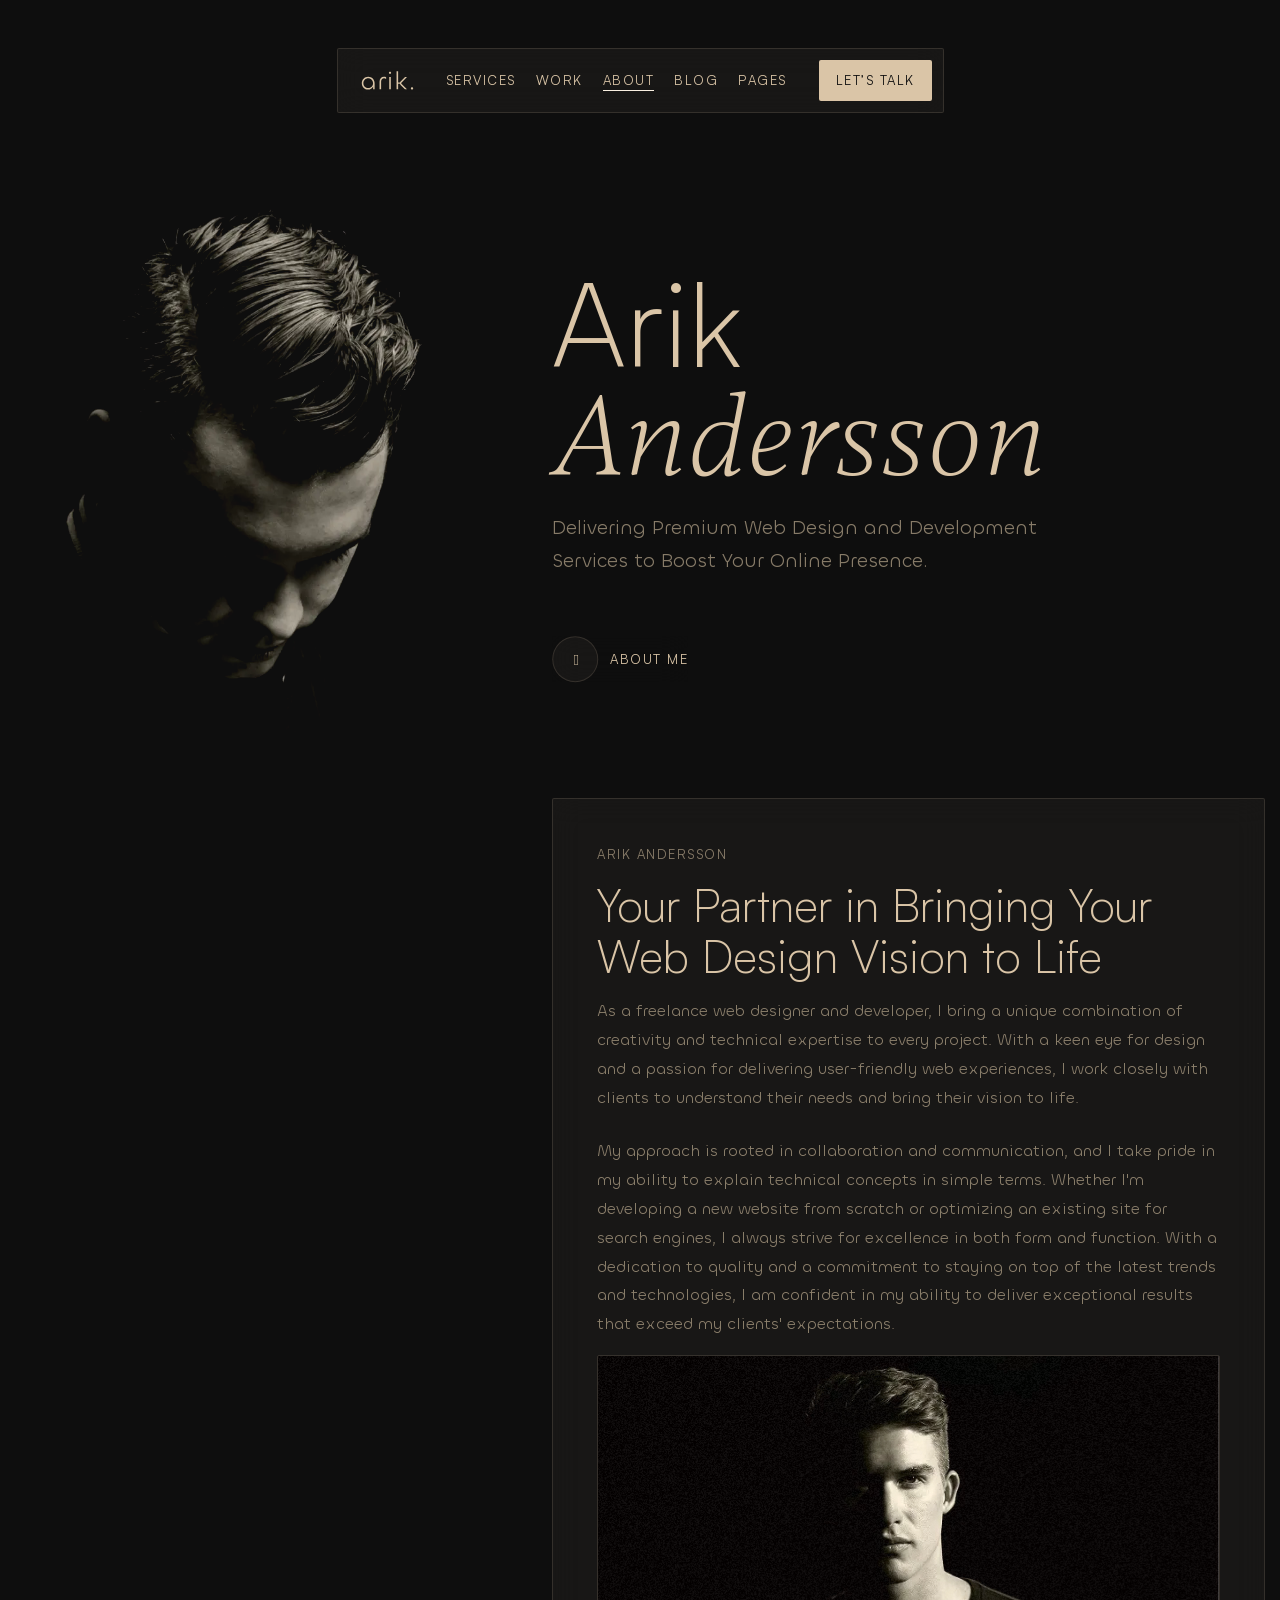
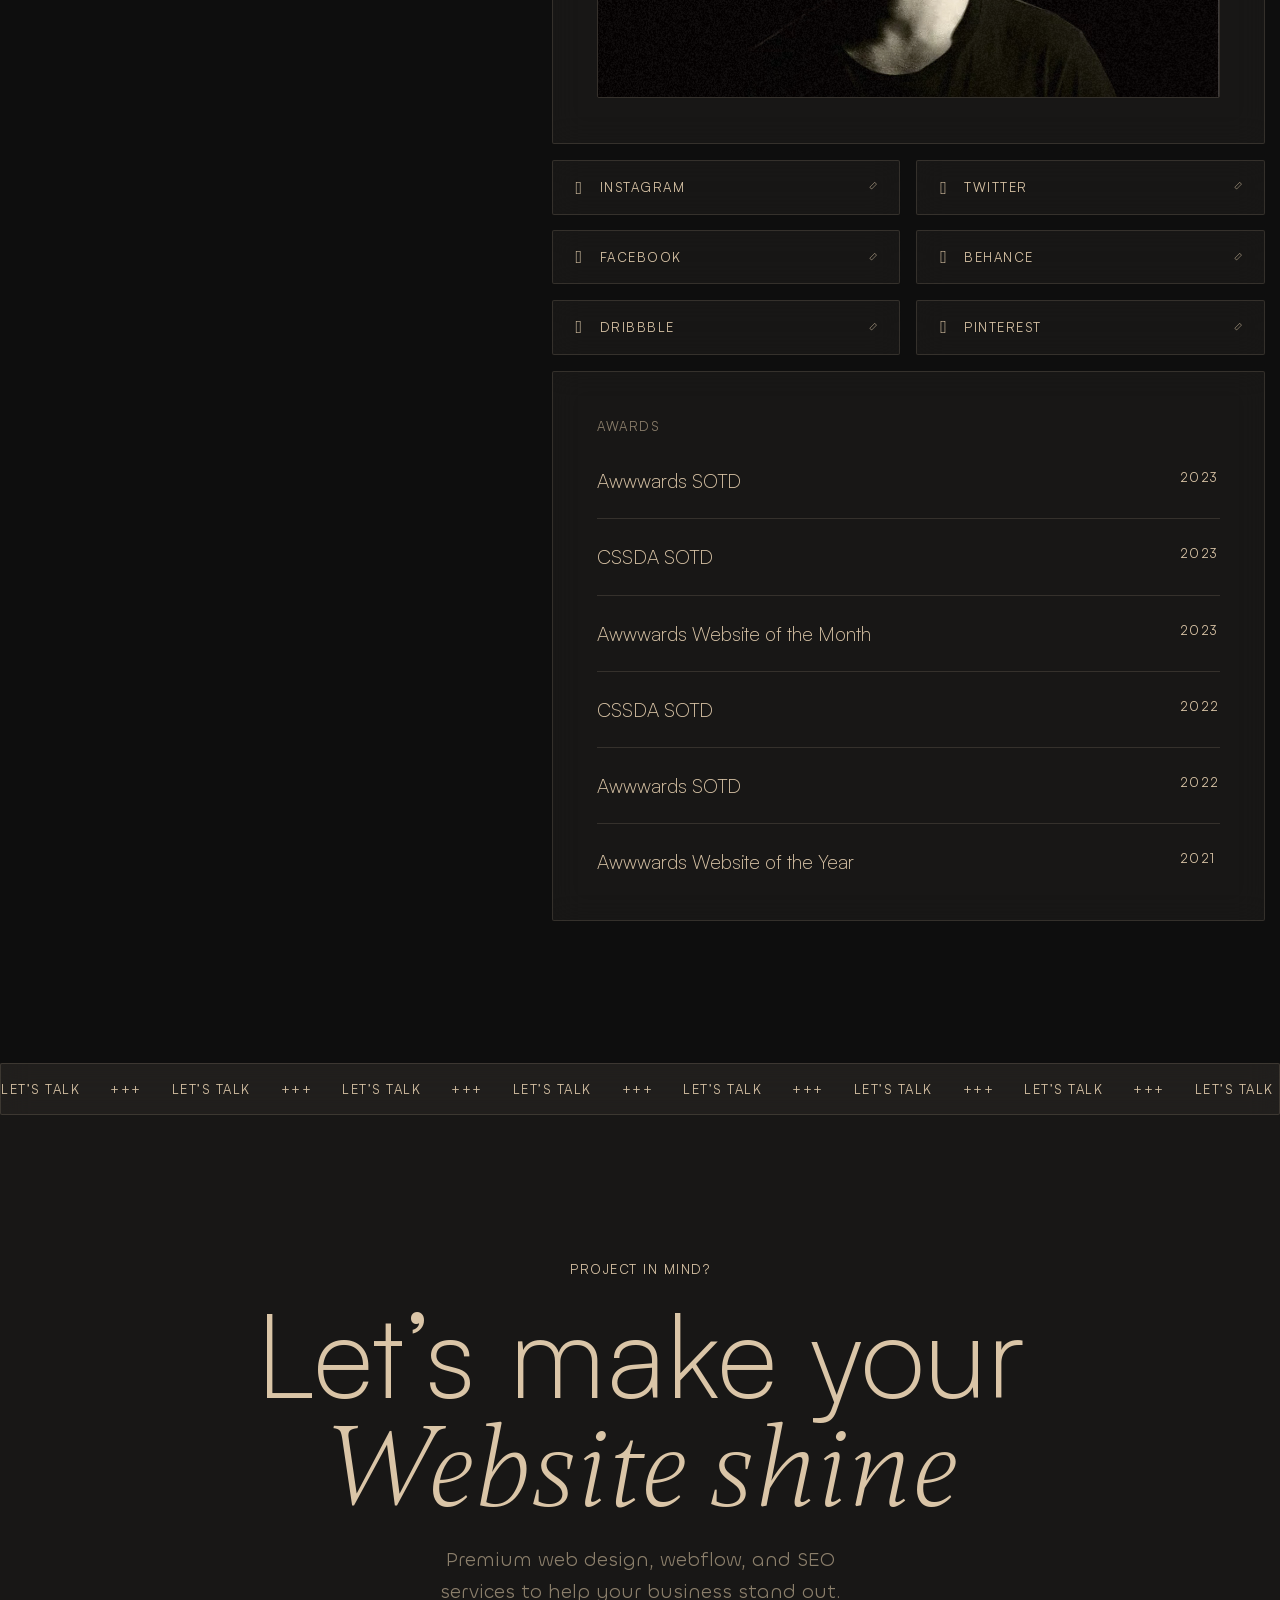
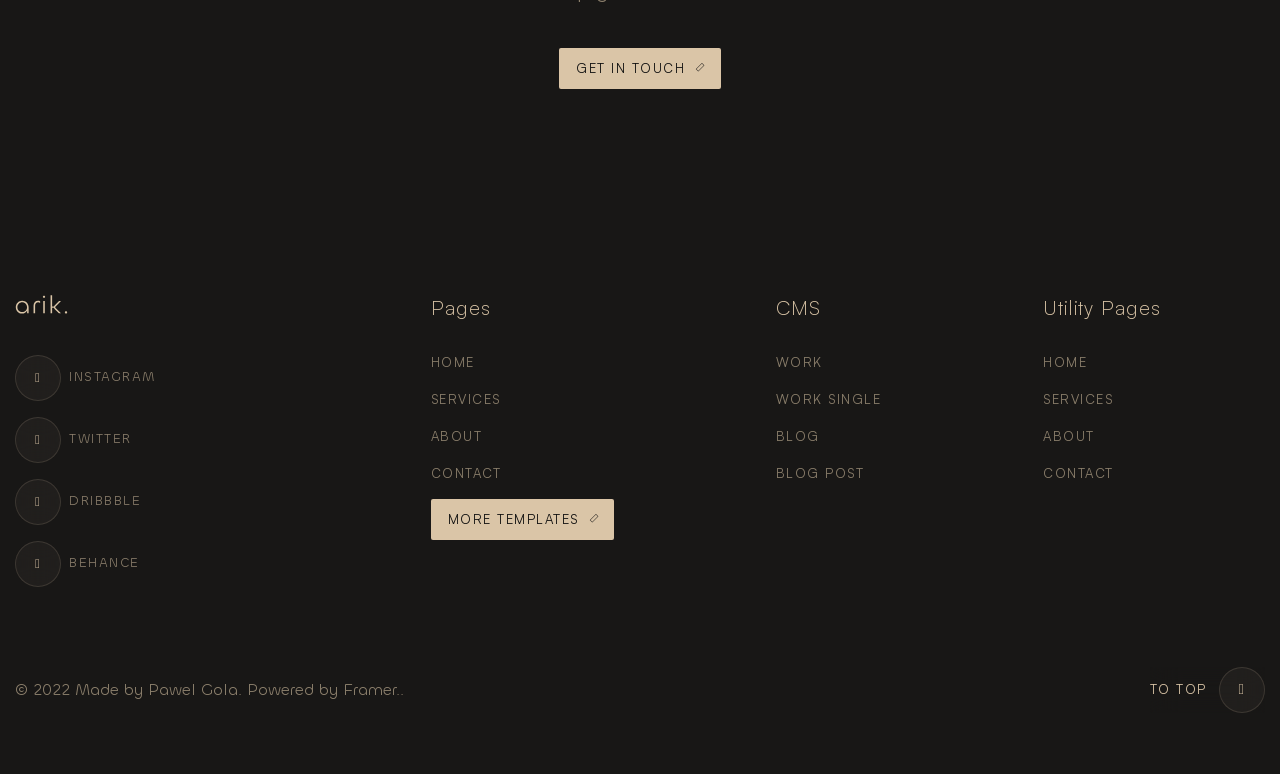
<file: about.html>
<!doctype html>
<html lang="en">
	<head>
		<meta charset="UTF-8">
		<meta name="viewport" content="width=device-width, initial-scale=1.0">
		<link rel="preload" href="./assets/fonts/Satoshi-Regular.woff2" as="font" type="font/woff2" crossorigin="anonymous">
		<link rel="preload" href="./assets/fonts/Satoshi-Light.woff2" as="font" type="font/woff2" crossorigin="anonymous">
		<link rel="preload" href="./assets/fonts/Gambetta-LightItalic.woff2" as="font" type="font/woff2" crossorigin="anonymous">
		<link rel="preload" href="./assets/fonts/Chillax-Regular.woff2" as="font" type="font/woff2" crossorigin="anonymous">
		<link rel="preload" href="./assets/fonts/Chillax-Light.woff2" as="font" type="font/woff2" crossorigin="anonymous">
		<link rel="shortcut icon" href="./assets/img/favicon.ico">
		<title>About</title>
		<script type="module" crossorigin="" src="./js/about.min.js?v=1776358189409"></script>
		<link rel="modulepreload" crossorigin="" href="./js/common.min.js?v=1776358189409">
		<link rel="modulepreload" crossorigin="" href="./js/main.min.js?v=1776358189409">
		<link rel="stylesheet" crossorigin="" href="./css/main.min.css?v=1776358189409">
		<link rel="stylesheet" crossorigin="" href="./css/about.min.css?v=1776358189409">
		<link rel="stylesheet" crossorigin="" href="./css/socialblocks.min.css?v=1776358189409">
	</head>
	<body>
		<div class="wrapper">
			<header data-fls-header="" data-fls-header-scroll="100" data-fls-header-scroll-show="1000" class="header">
				<div class="header__container">
					<div class="header__body">
						<a href="index.html" class="header__link-logo">
							<img class="header__logo" src="./assets/img/logo.svg" alt="Logo">
						</a>
						<div class="header__menu menu">
							<nav class="menu__body">
								<ul class="menu__list">
									<li class="menu__item">
										<a href="#" class="menu__link">Services</a>
									</li>
									<li class="menu__item">
										<a href="#" class="menu__link">Work</a>
									</li>
									<li class="menu__item">
										<a href="#" class="menu__link menu__link--active">About</a>
									</li>
									<li class="menu__item">
										<a href="#" class="menu__link">Blog</a>
									</li>
									<li class="menu__item">
										<a href="#" class="menu__link">Pages</a>
									</li>
								</ul>
							</nav>
						</div>
						<a href="#" data-fls-button="" class="header__button button button--lite">Let’s talk</a>
						<button type="button" data-fls-menu="" class="icon-menu">
							<span></span>
						</button>
					</div>
				</div>
			</header>
			<main class="page page--about">
				<article class="about">
					<div class="about__container">
						<figure data-fls-dynamic=".about__header,768,1" class="about__picture">
							<picture><source media="(max-width: 600px)" srcset="./assets/img/arik-600.webp" type="image/webp"><img class="about__image" alt="Image"  src="./assets/img/arik.webp" ></picture>
						</figure>
						<div class="about__body">
							<div class="about__header">
								<div data-fls-blockhead="" class="about__blockhead blockhead blockhead--left">
									<h1 class="blockhead__title">
										Arik
										<span>Andersson</span>
									</h1>
									<div class="blockhead__text">
										<p>
											Delivering Premium Web Design and Development Services to Boost Your Online Presence.
										</p>
									</div>
								</div>
								<a href="#" data-fls-scrollto=".about__content" data-fls-scrollto-top="150" data-fls-button="" class="about__button button button--text button--text-big button--icon-arrow button--arrow-d">About Me</a>
							</div>
							<div class="about__main">
								<section data-fls-border="" class="about__content content-about">
									<div class="content-about__label">Arik Andersson</div>
									<h2 class="content-about__title">Your Partner in Bringing Your Web Design Vision to Life</h2>
									<div class="content-about__text">
										<p>
											As a freelance web designer and developer, I bring a unique combination of creativity and technical expertise to every project. With a keen eye for design and a passion for delivering user-friendly web experiences, I work closely with clients to understand their needs and bring their vision to life.
										</p>
										<p>
											My approach is rooted in collaboration and communication, and I take pride in my ability to explain technical concepts in simple terms. Whether I'm developing a new website from scratch or optimizing an existing site for search engines, I always strive for excellence in both form and function. With a dedication to quality and a commitment to staying on top of the latest trends and technologies, I am confident in my ability to deliver exceptional results that exceed my clients' expectations.
										</p>
									</div>
									<figure class="content-about__picture">
										<picture><source media="(max-width: 600px)" srcset="./assets/img/about/image-600.webp" type="image/webp"><img alt="Arik" class="content-about__image"  src="./assets/img/about/image.webp" ></picture>
									</figure>
								</section>
								<ul data-fls-socialblocks="" class="about__social social-blocks">
									<li class="social-blocks__item">
										<a href="#" target="_blank" data-fls-border="" class="social-blocks__link social-blocks__item--icon-s-inst">Instagram</a>
									</li>
									<li class="social-blocks__item">
										<a href="#" target="_blank" data-fls-border="" class="social-blocks__link social-blocks__item--icon-s-tw">Twitter</a>
									</li>
									<li class="social-blocks__item">
										<a href="#" target="_blank" data-fls-border="" class="social-blocks__link social-blocks__item--icon-s-fb">Facebook</a>
									</li>
									<li class="social-blocks__item">
										<a href="#" target="_blank" data-fls-border="" class="social-blocks__link social-blocks__item--icon-s-bh">Behance</a>
									</li>
									<li class="social-blocks__item">
										<a href="#" target="_blank" data-fls-border="" class="social-blocks__link social-blocks__item--icon-s-drb">Dribbble</a>
									</li>
									<li class="social-blocks__item">
										<a href="#" target="_blank" data-fls-border="" class="social-blocks__link social-blocks__item--icon-s-ptn">Pinterest</a>
									</li>
								</ul>
								<section data-fls-border="" class="about__awards awards-about">
									<h3 class="awards-about__title">Awards</h3>
									<table class="awards-about__table">
										<tr class="awards-about__line">
											<td class="awards-about__label">Awwwards SOTD</td>
											<td class="awards-about__value">2023</td>
										</tr>
										<tr class="awards-about__line">
											<td class="awards-about__label">CSSDA SOTD</td>
											<td class="awards-about__value">2023</td>
										</tr>
										<tr class="awards-about__line">
											<td class="awards-about__label">Awwwards Website of the Month</td>
											<td class="awards-about__value">2023</td>
										</tr>
										<tr class="awards-about__line">
											<td class="awards-about__label">CSSDA SOTD</td>
											<td class="awards-about__value">2022</td>
										</tr>
										<tr class="awards-about__line">
											<td class="awards-about__label">Awwwards SOTD</td>
											<td class="awards-about__value">2022</td>
										</tr>
										<tr class="awards-about__line">
											<td class="awards-about__label">Awwwards Website of the Year</td>
											<td class="awards-about__value">2021</td>
										</tr>
									</table>
								</section>
							</div>
						</div>
					</div>
				</article>
			</main>
			<aside data-fls-letstalk="" class="lets-talk">
				<div data-fls-border="" data-fls-marquee="" data-fls-marquee-speed="100" class="lets-talk__line line-talk">
					<div class="line-talk__item">Let’s talk</div>
					<div class="line-talk__item">+++</div>
				</div>
				<section class="lets-talk__body">
					<div class="lets-talk__container">
						<div data-fls-blockhead="" class="blockhead blockhead--gap-8">
							<span data-fls-watcher="" data-fls-watcher-once="" class="blockhead__label">Project in mind?</span>
							<h1 data-fls-watcher="" data-fls-watcher-once="" class="blockhead__title">
								Let’s make your
								<span>Website shine</span>
							</h1>
							<div data-fls-watcher="" data-fls-watcher-once="" class="blockhead__text">
								<p>Premium web design, webflow, and SEO services to help your business stand out.</p>
							</div>
							<div data-fls-watcher="" data-fls-watcher-once="" class="blockhead__footer">
								<a href="#" data-fls-button="" class="blockhead__button button button--lite button--icon button--icon-arrow button--arrow-ru">Get in touch</a>
							</div>
						</div>
					</div>
				</section>
			</aside>
			<footer data-fls-footer="" class="footer">
				<div class="footer__container">
					<div class="footer__body body-footer">
						<div class="body-footer__content content-footer">
							<a href="#" class="content-footer__link-logo">
								<img class="content-footer__logo" src="./assets/img/logo.svg" alt="Image">
							</a>
							<ul data-fls-social="" class="content-footer__social social social--text">
								<li class="social__item">
									<a href="#" target="_blank" class="social__link social__link--icon-s-inst">Instagram</a>
								</li>
								<li class="social__item">
									<a href="#" target="_blank" class="social__link social__link--icon-s-tw">Twitter</a>
								</li>
								<li class="social__item">
									<a href="#" target="_blank" class="social__link social__link--icon-s-drb">Dribbble</a>
								</li>
								<li class="social__item">
									<a href="#" target="_blank" class="social__link social__link--icon-s-bh">Behance</a>
								</li>
							</ul>
						</div>
						<div data-fls-spollers="500" class="body-footer__menus">
							<details class="body-footer__menu">
								<summary>
									<h5 class="body-footer__title">Pages</h5>
								</summary>
								<ul class="body-footer__list">
									<li class="body-footer__item">
										<a href="#" class="body-footer__link">Home</a>
									</li>
									<li class="body-footer__item">
										<a href="#" class="body-footer__link">Services</a>
									</li>
									<li class="body-footer__item">
										<a href="#" class="body-footer__link">About</a>
									</li>
									<li class="body-footer__item">
										<a href="#" class="body-footer__link">Contact</a>
									</li>
									<li class="body-footer__item">
										<a href="#" data-fls-button="" class="body-footer__button button button--lite button--icon button--icon-arrow button--arrow-ru">More Templates</a>
									</li>
								</ul>
							</details>
							<details class="body-footer__menu">
								<summary>
									<h5 class="body-footer__title">CMS</h5>
								</summary>
								<ul class="body-footer__list">
									<li class="body-footer__item">
										<a href="#" class="body-footer__link">Work</a>
									</li>
									<li class="body-footer__item">
										<a href="#" class="body-footer__link">Work Single</a>
									</li>
									<li class="body-footer__item">
										<a href="#" class="body-footer__link">Blog</a>
									</li>
									<li class="body-footer__item">
										<a href="#" class="body-footer__link">Blog Post</a>
									</li>
								</ul>
							</details>
							<details class="body-footer__menu">
								<summary>
									<h5 class="body-footer__title">Utility Pages</h5>
								</summary>
								<ul class="body-footer__list">
									<li class="body-footer__item">
										<a href="#" class="body-footer__link">Home</a>
									</li>
									<li class="body-footer__item">
										<a href="#" class="body-footer__link">Services</a>
									</li>
									<li class="body-footer__item">
										<a href="#" class="body-footer__link">About</a>
									</li>
									<li class="body-footer__item">
										<a href="#" class="body-footer__link">Contact</a>
									</li>
								</ul>
							</details>
						</div>
					</div>
					<div class="footer__bottom bottom-footer">
						<div class="bottom-footer__copy">© 2022 Made by Pawel Gola. Powered by Framer..</div>
						<a href="#" data-fls-scrollto="main" data-fls-button="" class="bottom-footer__up button button--text button--text-big button--text-rev button--icon-arrow">To Top</a>
					</div>
				</div>
			</footer>
		</div>
	</body>
</html>
</file>
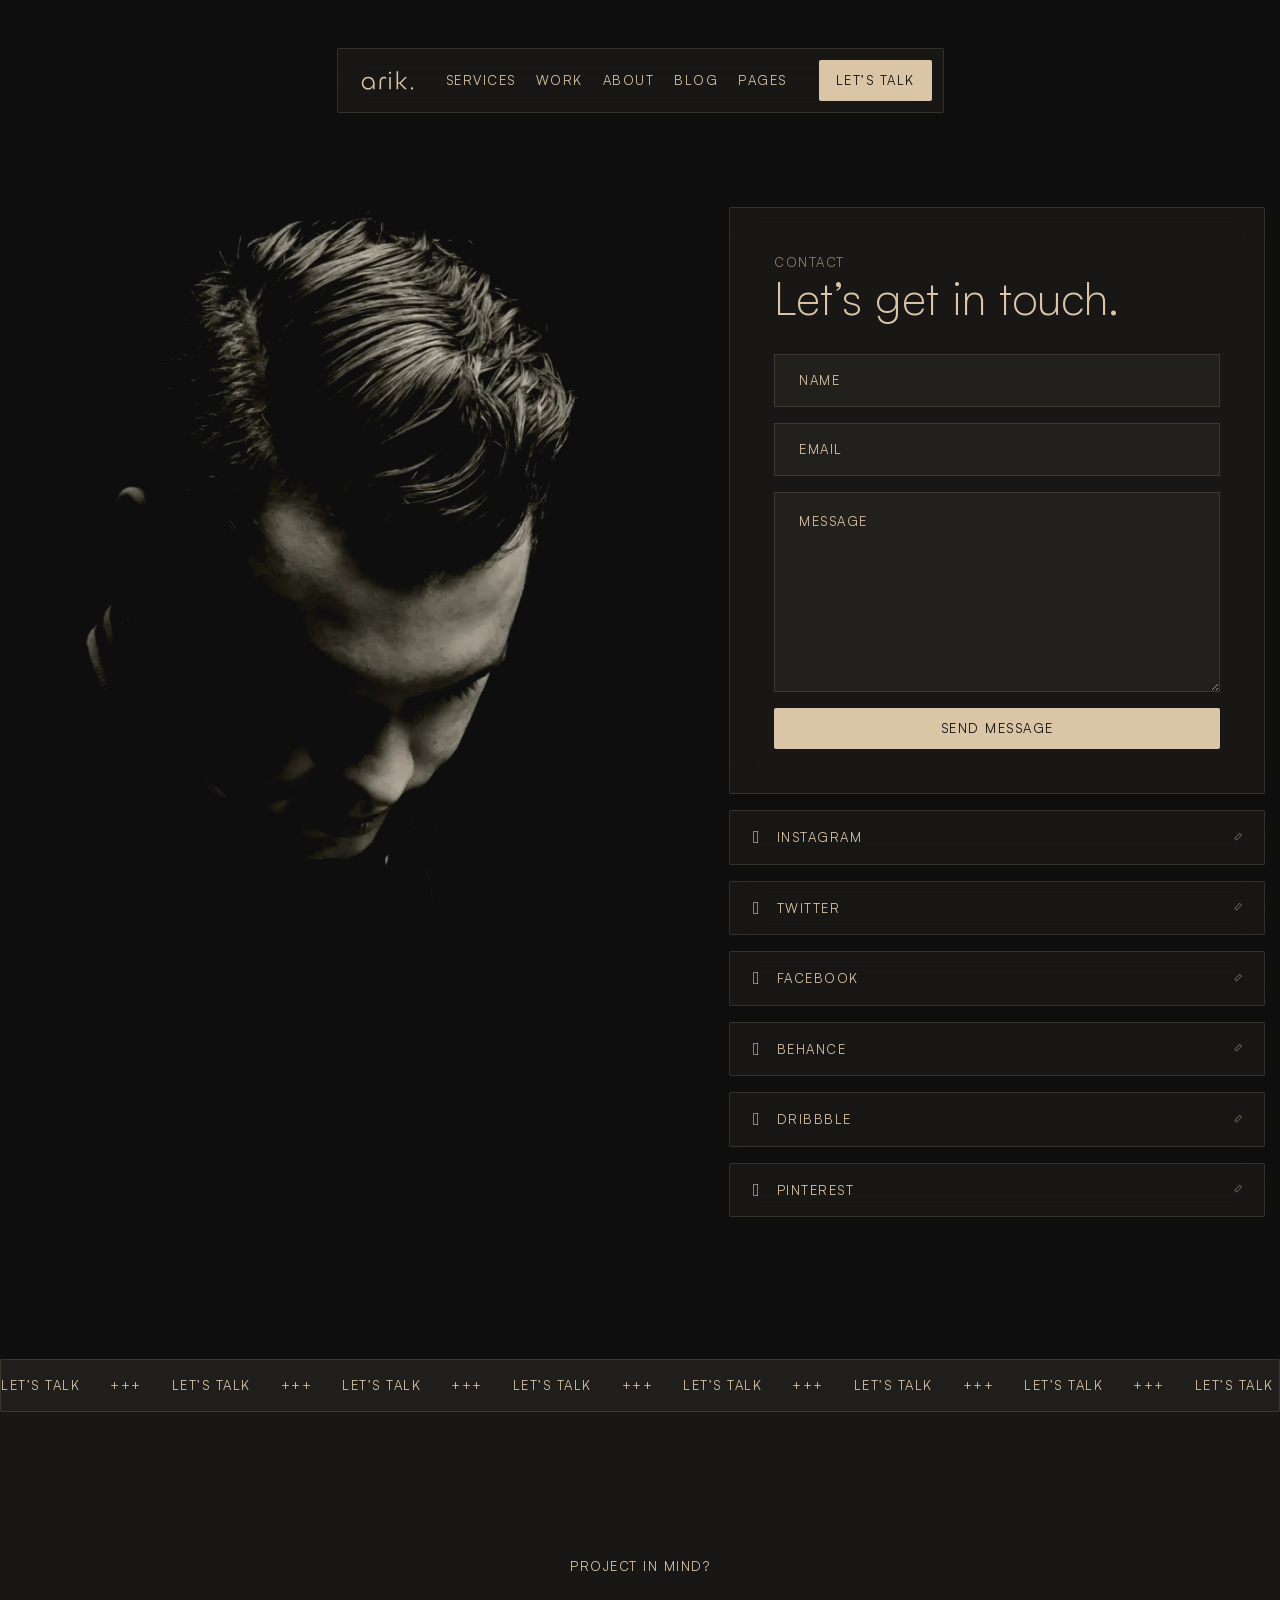
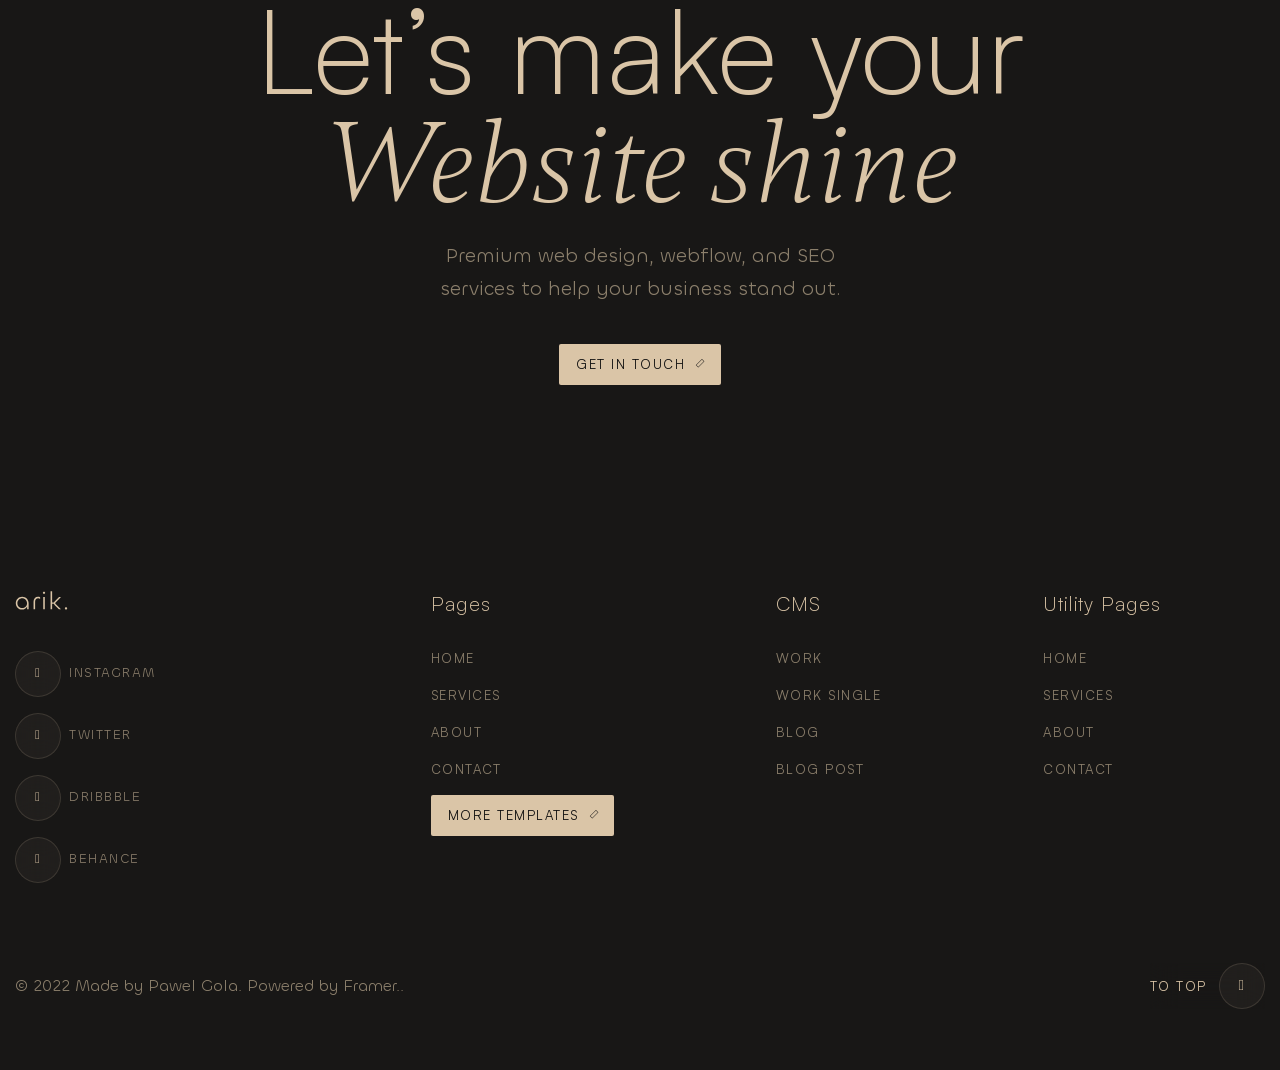
<file: contacts.html>
<!doctype html>
<html lang="en">
	<head>
		<meta charset="UTF-8">
		<meta name="viewport" content="width=device-width, initial-scale=1.0">
		<link rel="preload" href="./assets/fonts/Satoshi-Regular.woff2" as="font" type="font/woff2" crossorigin="anonymous">
		<link rel="preload" href="./assets/fonts/Satoshi-Light.woff2" as="font" type="font/woff2" crossorigin="anonymous">
		<link rel="preload" href="./assets/fonts/Gambetta-LightItalic.woff2" as="font" type="font/woff2" crossorigin="anonymous">
		<link rel="preload" href="./assets/fonts/Chillax-Regular.woff2" as="font" type="font/woff2" crossorigin="anonymous">
		<link rel="preload" href="./assets/fonts/Chillax-Light.woff2" as="font" type="font/woff2" crossorigin="anonymous">
		<link rel="shortcut icon" href="./assets/img/favicon.ico">
		<title>Contacts</title>
		<script type="module" crossorigin="" src="./js/contacts.min.js?v=1776358189408"></script>
		<link rel="modulepreload" crossorigin="" href="./js/common.min.js?v=1776358189408">
		<link rel="modulepreload" crossorigin="" href="./js/main.min.js?v=1776358189408">
		<link rel="stylesheet" crossorigin="" href="./css/main.min.css?v=1776358189408">
		<link rel="stylesheet" crossorigin="" href="./css/contacts.min.css?v=1776358189408">
		<link rel="stylesheet" crossorigin="" href="./css/title.min.css?v=1776358189408">
		<link rel="stylesheet" crossorigin="" href="./css/socialblocks.min.css?v=1776358189408">
		<link rel="stylesheet" crossorigin="" href="./css/label.min.css?v=1776358189408">
	</head>
	<body>
		<div class="wrapper">
			<header data-fls-header="" data-fls-header-scroll="100" data-fls-header-scroll-show="1000" class="header">
				<div class="header__container">
					<div class="header__body">
						<a href="index.html" class="header__link-logo">
							<img class="header__logo" src="./assets/img/logo.svg" alt="Logo">
						</a>
						<div class="header__menu menu">
							<nav class="menu__body">
								<ul class="menu__list">
									<li class="menu__item">
										<a href="#" class="menu__link">Services</a>
									</li>
									<li class="menu__item">
										<a href="#" class="menu__link">Work</a>
									</li>
									<li class="menu__item">
										<a href="#" class="menu__link">About</a>
									</li>
									<li class="menu__item">
										<a href="#" class="menu__link">Blog</a>
									</li>
									<li class="menu__item">
										<a href="#" class="menu__link">Pages</a>
									</li>
								</ul>
							</nav>
						</div>
						<a href="#" data-fls-button="" class="header__button button button--lite">Let’s talk</a>
						<button type="button" data-fls-menu="" class="icon-menu">
							<span></span>
						</button>
					</div>
				</div>
			</header>
			<main class="page page--contacts">
				<article class="contacts">
					<div class="contacts__container">
						<figure class="contacts__picture">
							<picture><source media="(max-width: 600px)" srcset="./assets/img/arik-600.webp" type="image/webp"><img class="contacts__image" alt="Image"  src="./assets/img/arik.webp" ></picture>
						</figure>
						<div class="contacts__body">
							<div data-fls-border="" class="contacts__form form-contacts">
								<div class="form-contacts__header">
									<div data-fls-label="" class="form-contacts__label">Contact</div>
									<h1 data-fls-title="" class="form-contacts__title">Let’s get in touch.</h1>
								</div>
								<form data-fls-form="ajax" data-fls-form-popup="popup" method="POST" action="/sendmail/index.php" class="form-contacts__body">
									<div class="form-contacts__line">
										<input data-fls-form-errtext="Name required" data-fls-input="" required type="text" placeholder="Name" name="name" class="form-contacts__input">
									</div>
									<div class="form-contacts__line">
										<input data-fls-form-errtext="E-mail error" data-fls-input="" required type="email" placeholder="Email" name="email" class="form-contacts__input">
									</div>
									<textarea data-fls-input-autoheight="" data-fls-input="" autocomplete="off" placeholder="Message" name="message" class="form-contacts__input"></textarea>
									<button type="submit" class="form-contacts__button button button--lite">Send Message</button>
								</form>
							</div>
							<ul data-fls-socialblocks="" class="contacts__social social-blocks">
								<li class="social-blocks__item">
									<a href="#" target="_blank" data-fls-border="" class="social-blocks__link social-blocks__item--icon-s-inst">Instagram</a>
								</li>
								<li class="social-blocks__item">
									<a href="#" target="_blank" data-fls-border="" class="social-blocks__link social-blocks__item--icon-s-tw">Twitter</a>
								</li>
								<li class="social-blocks__item">
									<a href="#" target="_blank" data-fls-border="" class="social-blocks__link social-blocks__item--icon-s-fb">Facebook</a>
								</li>
								<li class="social-blocks__item">
									<a href="#" target="_blank" data-fls-border="" class="social-blocks__link social-blocks__item--icon-s-bh">Behance</a>
								</li>
								<li class="social-blocks__item">
									<a href="#" target="_blank" data-fls-border="" class="social-blocks__link social-blocks__item--icon-s-drb">Dribbble</a>
								</li>
								<li class="social-blocks__item">
									<a href="#" target="_blank" data-fls-border="" class="social-blocks__link social-blocks__item--icon-s-ptn">Pinterest</a>
								</li>
							</ul>
						</div>
					</div>
				</article>
			</main>
			<aside data-fls-letstalk="" class="lets-talk">
				<div data-fls-border="" data-fls-marquee="" data-fls-marquee-speed="100" class="lets-talk__line line-talk">
					<div class="line-talk__item">Let’s talk</div>
					<div class="line-talk__item">+++</div>
				</div>
				<section class="lets-talk__body">
					<div class="lets-talk__container">
						<div data-fls-blockhead="" class="blockhead blockhead--gap-8">
							<span data-fls-watcher="" data-fls-watcher-once="" class="blockhead__label">Project in mind?</span>
							<h1 data-fls-watcher="" data-fls-watcher-once="" class="blockhead__title">
								Let’s make your
								<span>Website shine</span>
							</h1>
							<div data-fls-watcher="" data-fls-watcher-once="" class="blockhead__text">
								<p>Premium web design, webflow, and SEO services to help your business stand out.</p>
							</div>
							<div data-fls-watcher="" data-fls-watcher-once="" class="blockhead__footer">
								<a href="#" data-fls-button="" class="blockhead__button button button--lite button--icon button--icon-arrow button--arrow-ru">Get in touch</a>
							</div>
						</div>
					</div>
				</section>
			</aside>
			<footer data-fls-footer="" class="footer">
				<div class="footer__container">
					<div class="footer__body body-footer">
						<div class="body-footer__content content-footer">
							<a href="#" class="content-footer__link-logo">
								<img class="content-footer__logo" src="./assets/img/logo.svg" alt="Image">
							</a>
							<ul data-fls-social="" class="content-footer__social social social--text">
								<li class="social__item">
									<a href="#" target="_blank" class="social__link social__link--icon-s-inst">Instagram</a>
								</li>
								<li class="social__item">
									<a href="#" target="_blank" class="social__link social__link--icon-s-tw">Twitter</a>
								</li>
								<li class="social__item">
									<a href="#" target="_blank" class="social__link social__link--icon-s-drb">Dribbble</a>
								</li>
								<li class="social__item">
									<a href="#" target="_blank" class="social__link social__link--icon-s-bh">Behance</a>
								</li>
							</ul>
						</div>
						<div data-fls-spollers="500" class="body-footer__menus">
							<details class="body-footer__menu">
								<summary>
									<h5 class="body-footer__title">Pages</h5>
								</summary>
								<ul class="body-footer__list">
									<li class="body-footer__item">
										<a href="#" class="body-footer__link">Home</a>
									</li>
									<li class="body-footer__item">
										<a href="#" class="body-footer__link">Services</a>
									</li>
									<li class="body-footer__item">
										<a href="#" class="body-footer__link">About</a>
									</li>
									<li class="body-footer__item">
										<a href="#" class="body-footer__link">Contact</a>
									</li>
									<li class="body-footer__item">
										<a href="#" data-fls-button="" class="body-footer__button button button--lite button--icon button--icon-arrow button--arrow-ru">More Templates</a>
									</li>
								</ul>
							</details>
							<details class="body-footer__menu">
								<summary>
									<h5 class="body-footer__title">CMS</h5>
								</summary>
								<ul class="body-footer__list">
									<li class="body-footer__item">
										<a href="#" class="body-footer__link">Work</a>
									</li>
									<li class="body-footer__item">
										<a href="#" class="body-footer__link">Work Single</a>
									</li>
									<li class="body-footer__item">
										<a href="#" class="body-footer__link">Blog</a>
									</li>
									<li class="body-footer__item">
										<a href="#" class="body-footer__link">Blog Post</a>
									</li>
								</ul>
							</details>
							<details class="body-footer__menu">
								<summary>
									<h5 class="body-footer__title">Utility Pages</h5>
								</summary>
								<ul class="body-footer__list">
									<li class="body-footer__item">
										<a href="#" class="body-footer__link">Home</a>
									</li>
									<li class="body-footer__item">
										<a href="#" class="body-footer__link">Services</a>
									</li>
									<li class="body-footer__item">
										<a href="#" class="body-footer__link">About</a>
									</li>
									<li class="body-footer__item">
										<a href="#" class="body-footer__link">Contact</a>
									</li>
								</ul>
							</details>
						</div>
					</div>
					<div class="footer__bottom bottom-footer">
						<div class="bottom-footer__copy">© 2022 Made by Pawel Gola. Powered by Framer..</div>
						<a href="#" data-fls-scrollto="main" data-fls-button="" class="bottom-footer__up button button--text button--text-big button--text-rev button--icon-arrow">To Top</a>
					</div>
				</div>
			</footer>
		</div>
		<div data-fls-popup="popup" aria-hidden="true" class="popup">
			<div data-fls-popup-wrapper="" class="popup__wrapper">
				<div data-fls-popup-body="" class="popup__body">
					<button data-fls-popup-close="" type="button" class="popup__close">
						<svg width="23" height="23" viewbox="0 0 23 23" fill="none" xmlns="http://www.w3.org/2000/svg">
							<path opacity="0.850056" d="M1.73333 1.48883L21.5469 21.0288" stroke="#979797" stroke-linecap="square"></path>
							<path opacity="0.850056" d="M21.2667 1.48883L1.45309 21.0288" stroke="#979797" stroke-linecap="square"></path>
						</svg>
					</button>
					<div data-fls-popup-content="" class="popup__text">Message Sent</div>
				</div>
			</div>
		</div>
	</body>
</html>
</file>
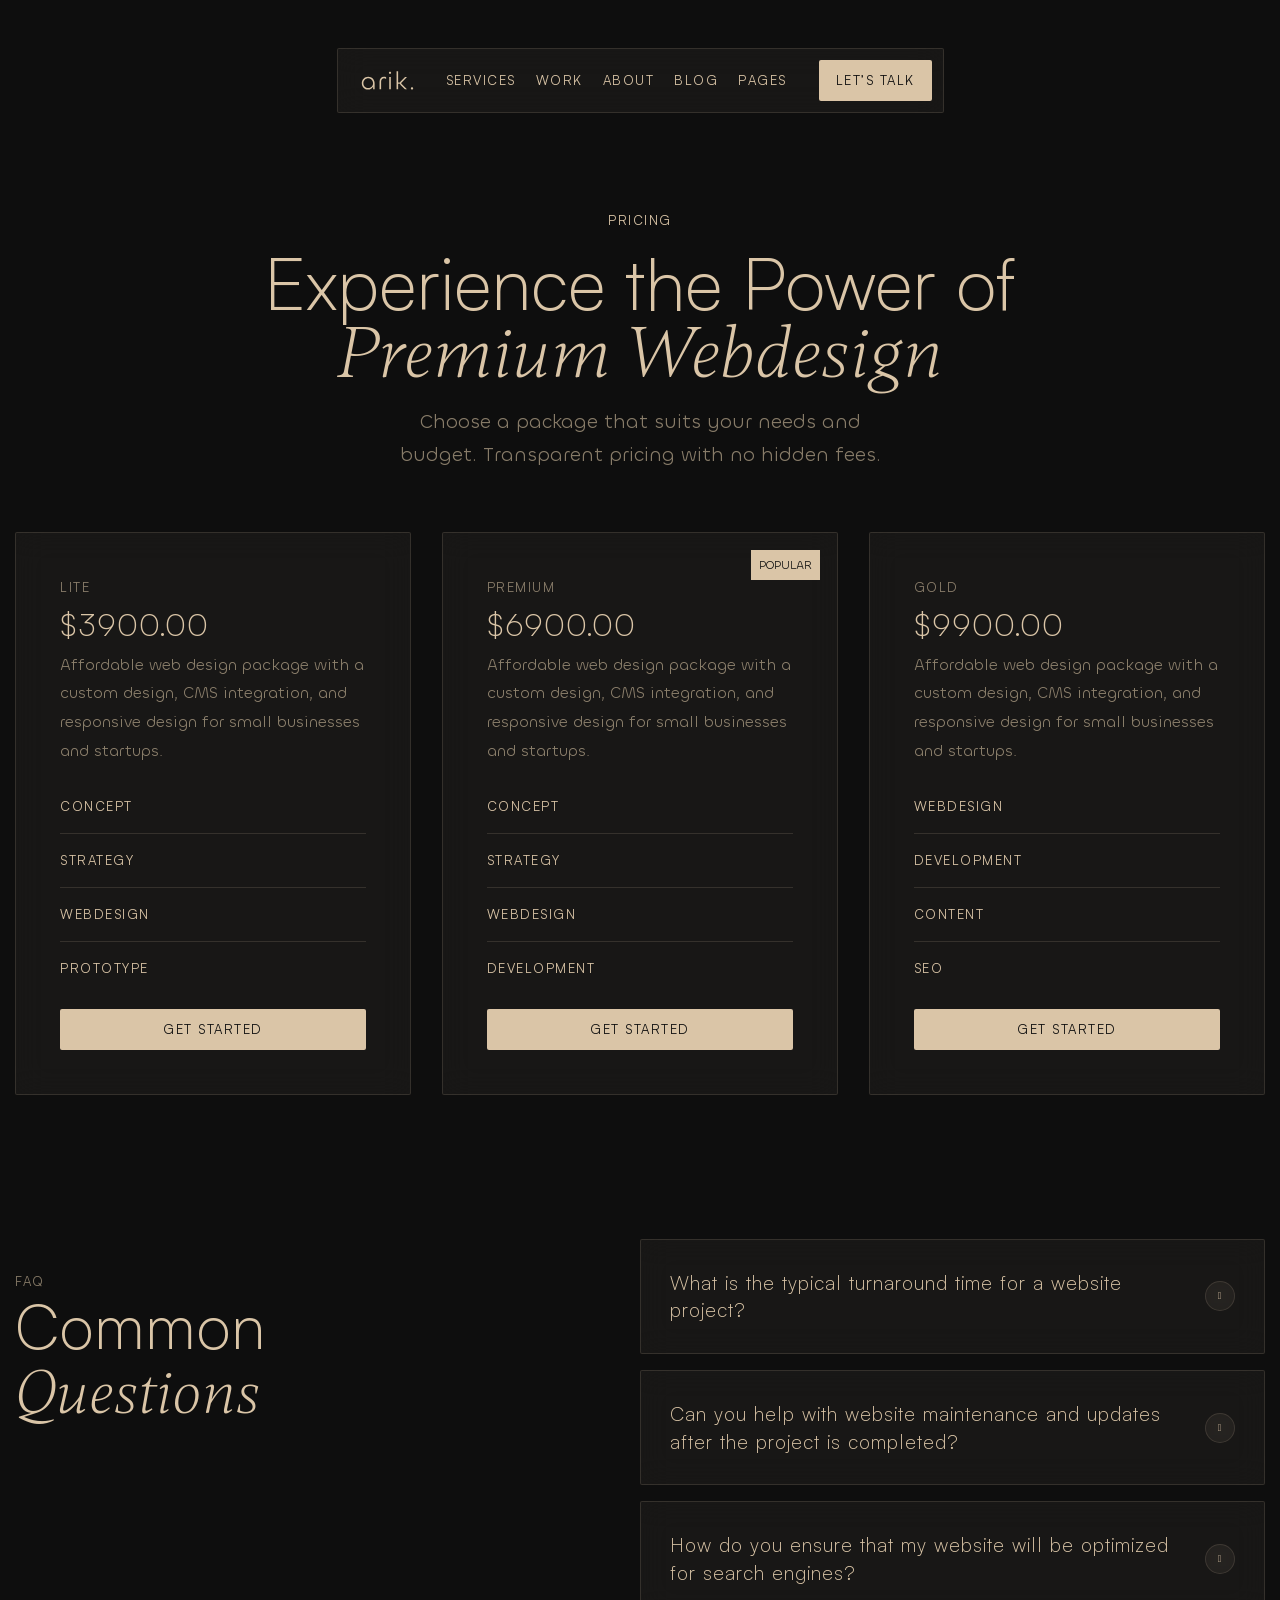
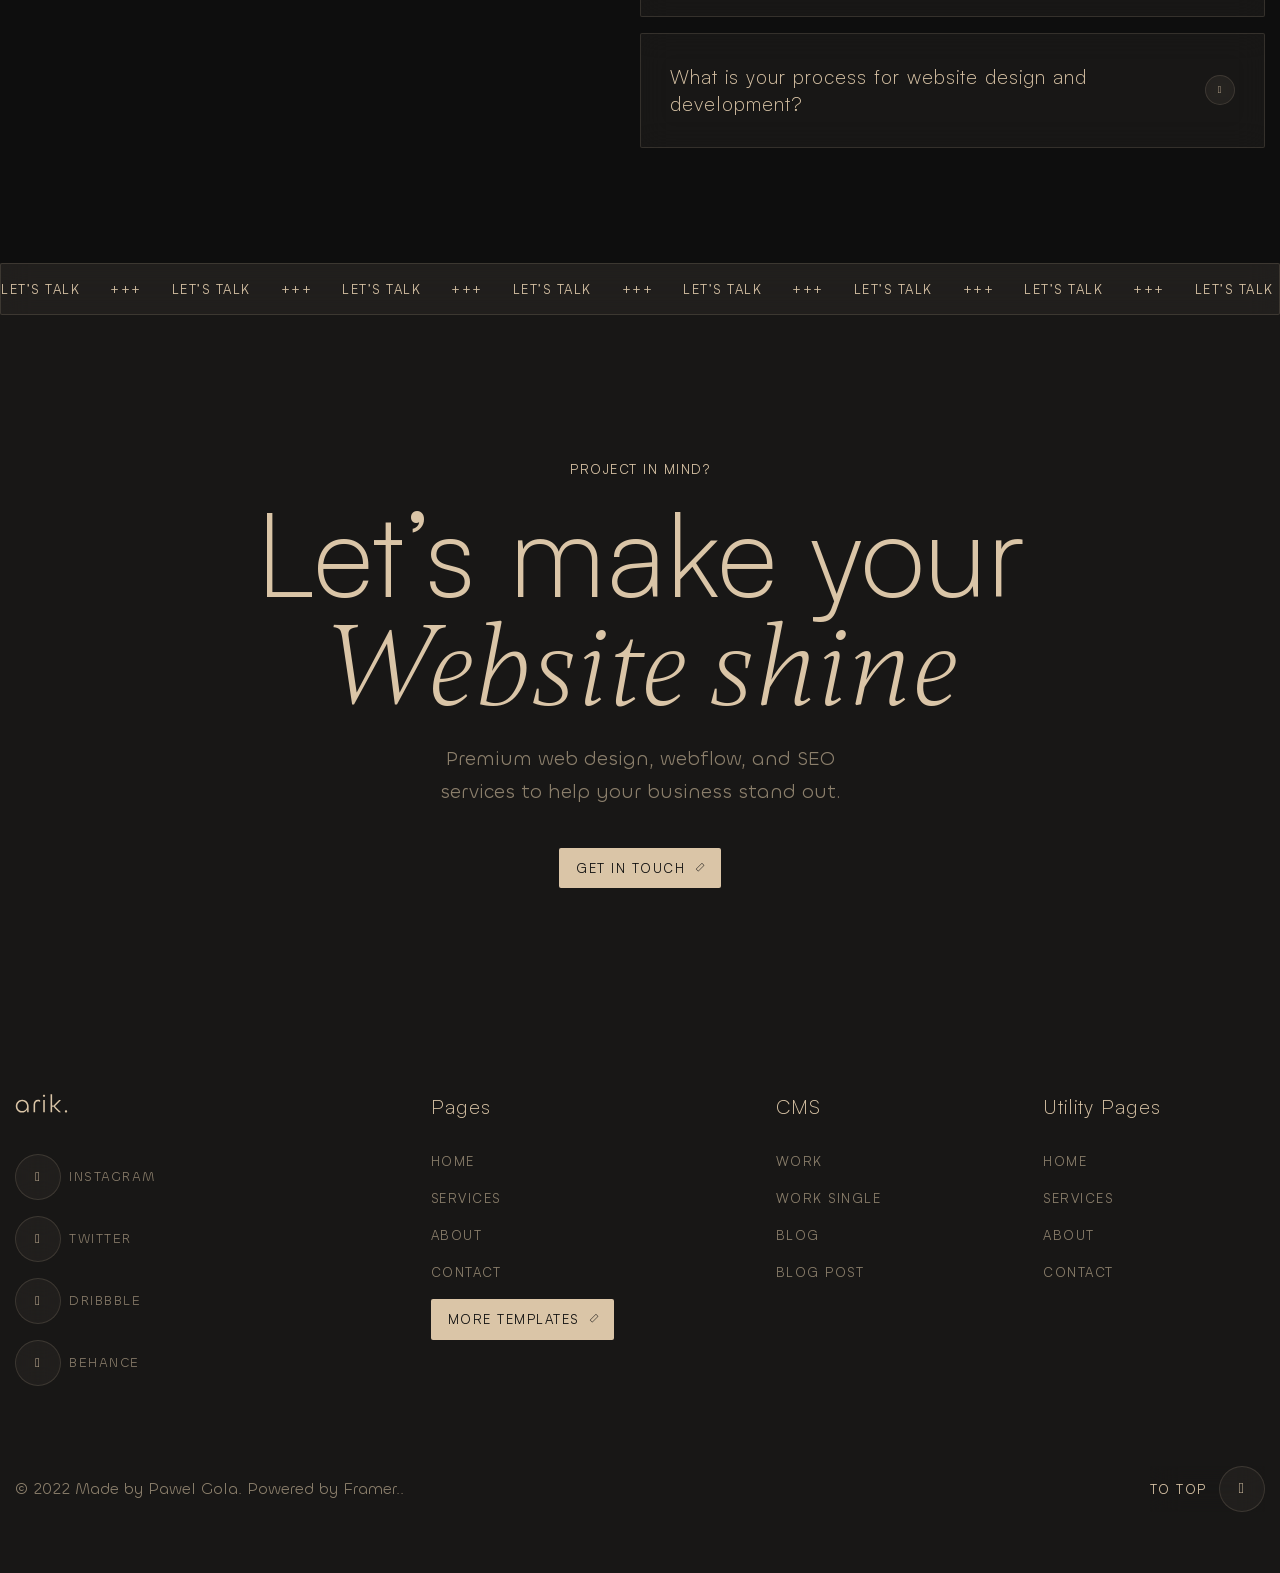
<file: pricing.html>
<!doctype html>
<html lang="en">
	<head>
		<meta charset="UTF-8">
		<meta name="viewport" content="width=device-width, initial-scale=1.0">
		<link rel="preload" href="./assets/fonts/Satoshi-Regular.woff2" as="font" type="font/woff2" crossorigin="anonymous">
		<link rel="preload" href="./assets/fonts/Satoshi-Light.woff2" as="font" type="font/woff2" crossorigin="anonymous">
		<link rel="preload" href="./assets/fonts/Gambetta-LightItalic.woff2" as="font" type="font/woff2" crossorigin="anonymous">
		<link rel="preload" href="./assets/fonts/Chillax-Regular.woff2" as="font" type="font/woff2" crossorigin="anonymous">
		<link rel="preload" href="./assets/fonts/Chillax-Light.woff2" as="font" type="font/woff2" crossorigin="anonymous">
		<link rel="shortcut icon" href="./assets/img/favicon.ico">
		<title>Pricing</title>
		<script type="module" crossorigin="" src="./js/common.min.js?v=1776358189407"></script>
		<script type="module" crossorigin="" src="./js/main.min.js?v=1776358189407"></script>
		<link rel="stylesheet" crossorigin="" href="./css/main.min.css?v=1776358189407">
		<link rel="stylesheet" crossorigin="" href="./css/pricing.min.css?v=1776358189407">
		<link rel="stylesheet" crossorigin="" href="./css/label.min.css?v=1776358189407">
	</head>
	<body>
		<div class="wrapper">
			<header data-fls-header="" data-fls-header-scroll="100" data-fls-header-scroll-show="1000" class="header">
				<div class="header__container">
					<div class="header__body">
						<img class="header__logo" src="./assets/img/logo.svg" alt="Logo">
						<div class="header__menu menu">
							<nav class="menu__body">
								<ul class="menu__list">
									<li class="menu__item">
										<a href="#" class="menu__link">Services</a>
									</li>
									<li class="menu__item">
										<a href="#" class="menu__link">Work</a>
									</li>
									<li class="menu__item">
										<a href="#" class="menu__link">About</a>
									</li>
									<li class="menu__item">
										<a href="#" class="menu__link">Blog</a>
									</li>
									<li class="menu__item">
										<a href="#" class="menu__link">Pages</a>
									</li>
								</ul>
							</nav>
						</div>
						<a href="#" data-fls-button="" class="header__button button button--lite">Let’s talk</a>
						<button type="button" data-fls-menu="" class="icon-menu">
							<span></span>
						</button>
					</div>
				</div>
			</header>
			<main class="pricing">
				<div class="pricing__container">
					<div data-fls-blockhead="" class="pricing__blockhead blockhead">
						<span class="blockhead__label">Pricing</span>
						<h1 class="blockhead__title blockhead__title--size-80">
							Experience the Power of
							<span>Premium Webdesign</span>
						</h1>
						<div class="blockhead__text">
							<p>
								Choose a package that suits your needs and budget. Transparent pricing with no hidden fees.
							</p>
						</div>
					</div>
					<div class="pricing__items">
						<article data-fls-border="" class="pricing__item item-pricing">
							<div class="item-pricing__header">
								<h4 data-fls-label="" class="item-pricing__title">Lite</h4>
								<div class="item-pricing__value">$3900.00</div>
								<div class="item-pricing__text">
									<p>
										Affordable web design package with a custom design, CMS integration, and responsive design for small businesses and startups.
									</p>
								</div>
							</div>
							<ul data-fls-label="" class="item-pricing__services">
								<li class="item-pricing__service">Concept</li>
								<li class="item-pricing__service">Strategy</li>
								<li class="item-pricing__service">Webdesign</li>
								<li class="item-pricing__service">Prototype</li>
							</ul>
							<a href="#" class="item-pricing__button button button--lite">Get Started</a>
						</article>
						<article data-fls-border="" class="pricing__item item-pricing">
							<div class="item-pricing__popular">Popular</div>
							<div class="item-pricing__header">
								<h4 data-fls-label="" class="item-pricing__title">Premium</h4>
								<div class="item-pricing__value">$6900.00</div>
								<div class="item-pricing__text">
									<p>
										Affordable web design package with a custom design, CMS integration, and responsive design for small businesses and startups.
									</p>
								</div>
							</div>
							<ul data-fls-label="" class="item-pricing__services">
								<li class="item-pricing__service">Concept</li>
								<li class="item-pricing__service">Strategy</li>
								<li class="item-pricing__service">Webdesign</li>
								<li class="item-pricing__service">Development</li>
							</ul>
							<a href="#" class="item-pricing__button button button--lite">Get Started</a>
						</article>
						<article data-fls-border="" class="pricing__item item-pricing">
							<div class="item-pricing__header">
								<h4 data-fls-label="" class="item-pricing__title">Gold</h4>
								<div class="item-pricing__value">$9900.00</div>
								<div class="item-pricing__text">
									<p>
										Affordable web design package with a custom design, CMS integration, and responsive design for small businesses and startups.
									</p>
								</div>
							</div>
							<ul data-fls-label="" class="item-pricing__services">
								<li class="item-pricing__service">Webdesign</li>
								<li class="item-pricing__service">Development</li>
								<li class="item-pricing__service">Content</li>
								<li class="item-pricing__service">SEO</li>
							</ul>
							<a href="#" class="item-pricing__button button button--lite">Get Started</a>
						</article>
					</div>
					<div class="pricing__faq faq-pricing">
						<div class="faq-pricing__header">
							<div data-fls-label="" class="faq-pricing__label">FAQ</div>
							<h2 class="faq-pricing__title">
								Common
								<span>Questions</span>
							</h2>
						</div>
						<div data-fls-spollers="" class="faq-pricing__items">
							<details data-fls-border="" class="faq-pricing__item">
								<summary class="faq-pricing__caption faq-pricing__caption--icon-plus">What is the typical turnaround time for a website project?</summary>
								<div class="faq-pricing__body">
									<p>
										The timeline for a website project can vary depending on the complexity of the project and the specific requirements of the client. However, we work closely with our clients to establish a timeline that works for everyone and strive to deliver projects in a timely and efficient manner.
									</p>
								</div>
							</details>
							<details data-fls-border="" class="faq-pricing__item">
								<summary class="faq-pricing__caption faq-pricing__caption--icon-plus">
									Can you help with website maintenance and updates after the project is completed?
								</summary>
								<div class="faq-pricing__body">
									<p>
										The timeline for a website project can vary depending on the complexity of the project and the specific requirements of the client. However, we work closely with our clients to establish a timeline that works for everyone and strive to deliver projects in a timely and efficient manner.
									</p>
								</div>
							</details>
							<details data-fls-border="" class="faq-pricing__item">
								<summary class="faq-pricing__caption faq-pricing__caption--icon-plus">How do you ensure that my website will be optimized for search engines?</summary>
								<div class="faq-pricing__body">
									<p>
										The timeline for a website project can vary depending on the complexity of the project and the specific requirements of the client. However, we work closely with our clients to establish a timeline that works for everyone and strive to deliver projects in a timely and efficient manner.
									</p>
								</div>
							</details>
							<details data-fls-border="" class="faq-pricing__item">
								<summary class="faq-pricing__caption faq-pricing__caption--icon-plus">What is your process for website design and development?</summary>
								<div class="faq-pricing__body">
									<p>
										The timeline for a website project can vary depending on the complexity of the project and the specific requirements of the client. However, we work closely with our clients to establish a timeline that works for everyone and strive to deliver projects in a timely and efficient manner.
									</p>
								</div>
							</details>
						</div>
					</div>
				</div>
			</main>
			<aside data-fls-letstalk="" class="lets-talk">
				<div data-fls-border="" data-fls-marquee="" data-fls-marquee-speed="100" class="lets-talk__line line-talk">
					<div class="line-talk__item">Let’s talk</div>
					<div class="line-talk__item">+++</div>
				</div>
				<section class="lets-talk__body">
					<div class="lets-talk__container">
						<div data-fls-blockhead="" class="blockhead blockhead--gap-8">
							<span data-fls-watcher="" data-fls-watcher-once="" class="blockhead__label">Project in mind?</span>
							<h1 data-fls-watcher="" data-fls-watcher-once="" class="blockhead__title">
								Let’s make your
								<span>Website shine</span>
							</h1>
							<div data-fls-watcher="" data-fls-watcher-once="" class="blockhead__text">
								<p>Premium web design, webflow, and SEO services to help your business stand out.</p>
							</div>
							<div data-fls-watcher="" data-fls-watcher-once="" class="blockhead__footer">
								<a href="#" data-fls-button="" class="blockhead__button button button--lite button--icon button--icon-arrow button--arrow-ru">Get in touch</a>
							</div>
						</div>
					</div>
				</section>
			</aside>
			<footer data-fls-footer="" class="footer">
				<div class="footer__container">
					<div class="footer__body body-footer">
						<div class="body-footer__content content-footer">
							<a href="#" class="content-footer__link-logo">
								<img class="content-footer__logo" src="./assets/img/logo.svg" alt="Image">
							</a>
							<ul data-fls-social="" class="content-footer__social social social--text">
								<li class="social__item">
									<a href="#" target="_blank" class="social__link social__link--icon-s-inst">Instagram</a>
								</li>
								<li class="social__item">
									<a href="#" target="_blank" class="social__link social__link--icon-s-tw">Twitter</a>
								</li>
								<li class="social__item">
									<a href="#" target="_blank" class="social__link social__link--icon-s-drb">Dribbble</a>
								</li>
								<li class="social__item">
									<a href="#" target="_blank" class="social__link social__link--icon-s-bh">Behance</a>
								</li>
							</ul>
						</div>
						<div data-fls-spollers="500" class="body-footer__menus">
							<details class="body-footer__menu">
								<summary>
									<h5 class="body-footer__title">Pages</h5>
								</summary>
								<ul class="body-footer__list">
									<li class="body-footer__item">
										<a href="#" class="body-footer__link">Home</a>
									</li>
									<li class="body-footer__item">
										<a href="#" class="body-footer__link">Services</a>
									</li>
									<li class="body-footer__item">
										<a href="#" class="body-footer__link">About</a>
									</li>
									<li class="body-footer__item">
										<a href="#" class="body-footer__link">Contact</a>
									</li>
									<li class="body-footer__item">
										<a href="#" data-fls-button="" class="body-footer__button button button--lite button--icon button--icon-arrow button--arrow-ru">More Templates</a>
									</li>
								</ul>
							</details>
							<details class="body-footer__menu">
								<summary>
									<h5 class="body-footer__title">CMS</h5>
								</summary>
								<ul class="body-footer__list">
									<li class="body-footer__item">
										<a href="#" class="body-footer__link">Work</a>
									</li>
									<li class="body-footer__item">
										<a href="#" class="body-footer__link">Work Single</a>
									</li>
									<li class="body-footer__item">
										<a href="#" class="body-footer__link">Blog</a>
									</li>
									<li class="body-footer__item">
										<a href="#" class="body-footer__link">Blog Post</a>
									</li>
								</ul>
							</details>
							<details class="body-footer__menu">
								<summary>
									<h5 class="body-footer__title">Utility Pages</h5>
								</summary>
								<ul class="body-footer__list">
									<li class="body-footer__item">
										<a href="#" class="body-footer__link">Home</a>
									</li>
									<li class="body-footer__item">
										<a href="#" class="body-footer__link">Services</a>
									</li>
									<li class="body-footer__item">
										<a href="#" class="body-footer__link">About</a>
									</li>
									<li class="body-footer__item">
										<a href="#" class="body-footer__link">Contact</a>
									</li>
								</ul>
							</details>
						</div>
					</div>
					<div class="footer__bottom bottom-footer">
						<div class="bottom-footer__copy">© 2022 Made by Pawel Gola. Powered by Framer..</div>
						<a href="#" data-fls-scrollto="main" data-fls-button="" class="bottom-footer__up button button--text button--text-big button--text-rev button--icon-arrow">To Top</a>
					</div>
				</div>
			</footer>
		</div>
	</body>
</html>
</file>
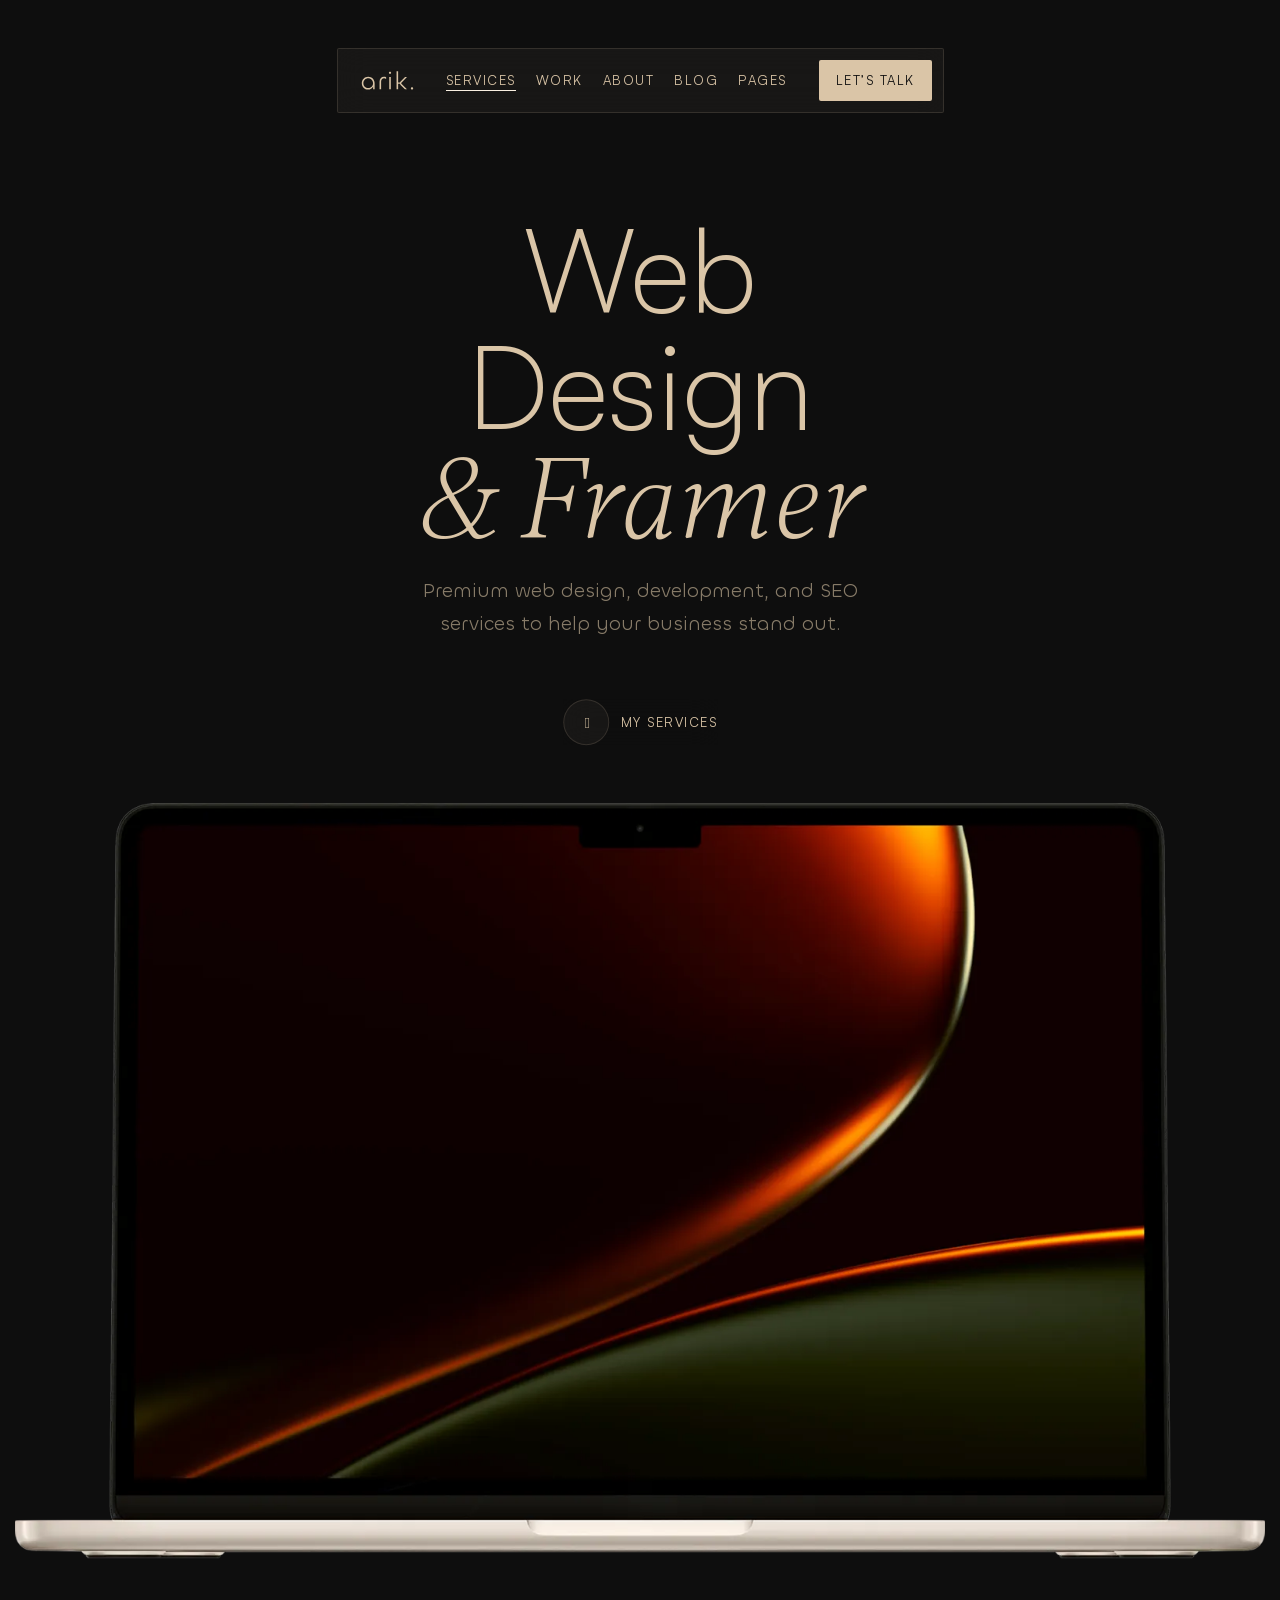
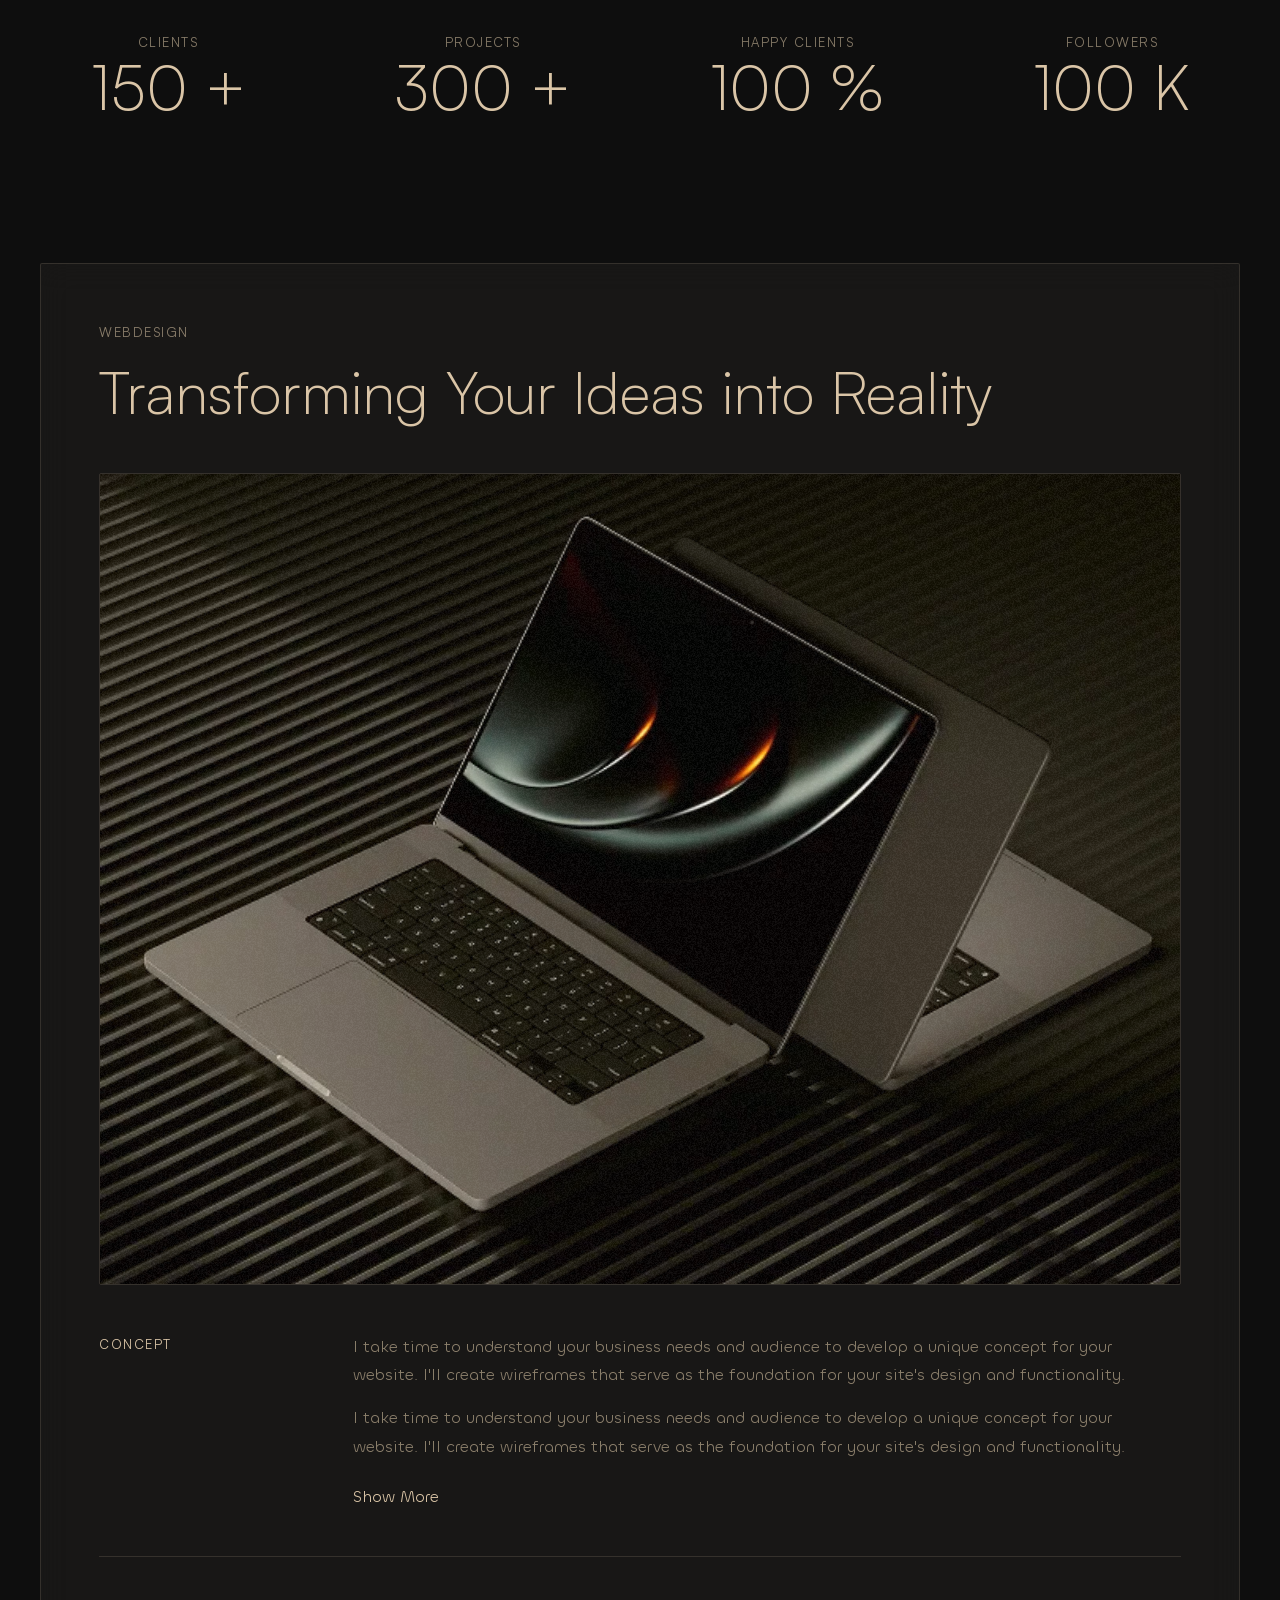
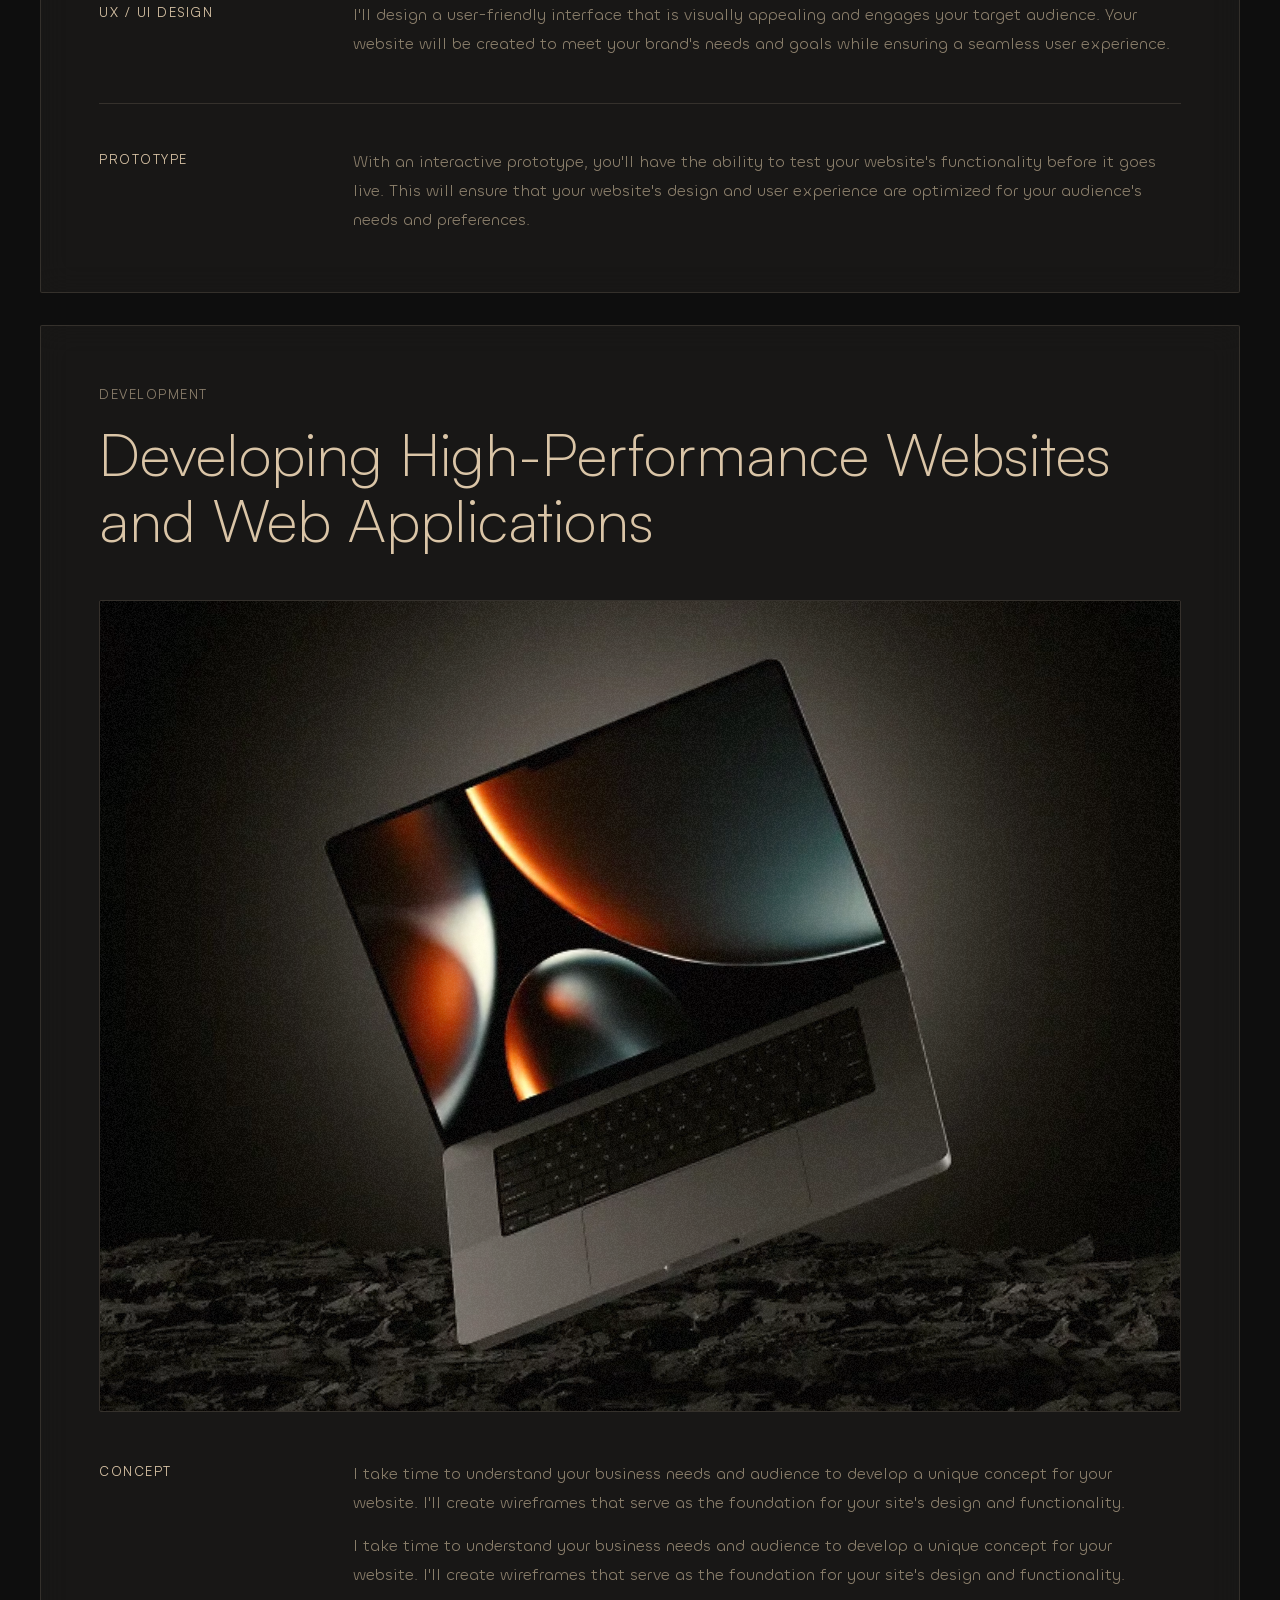
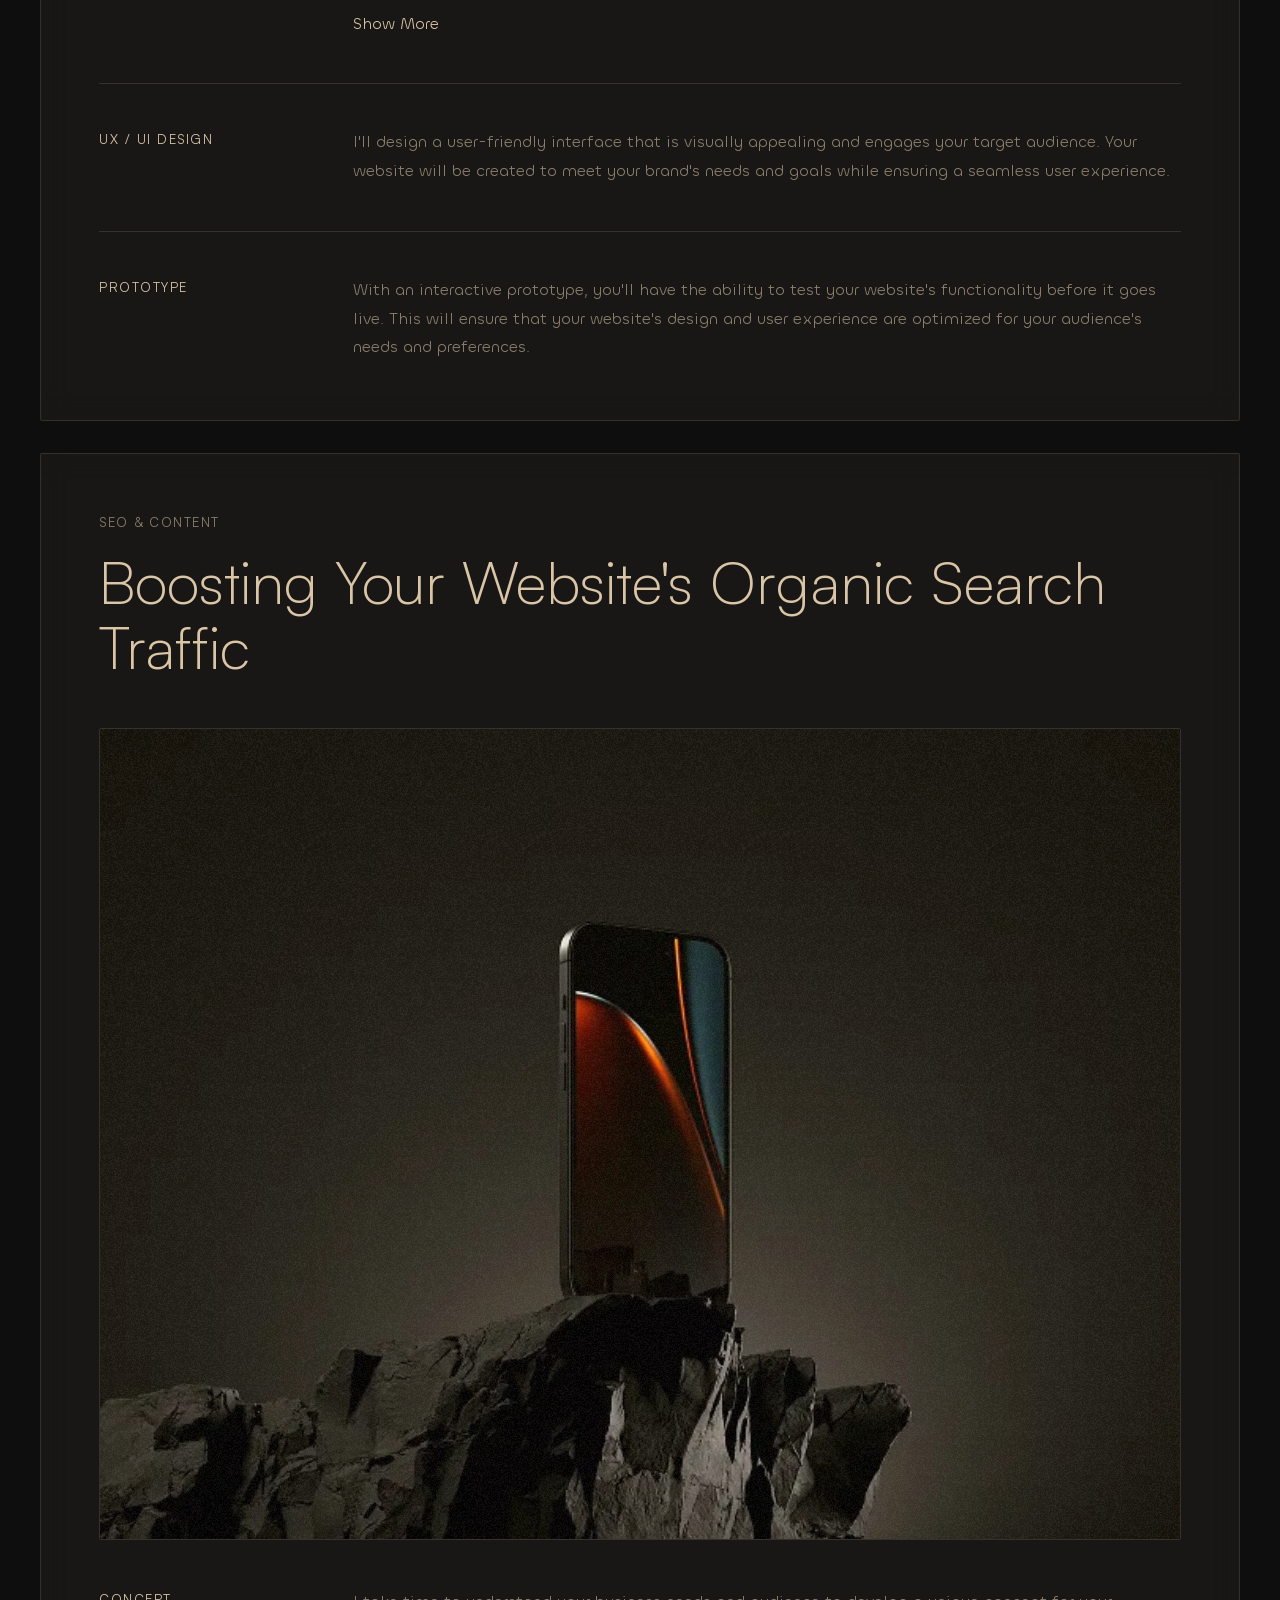
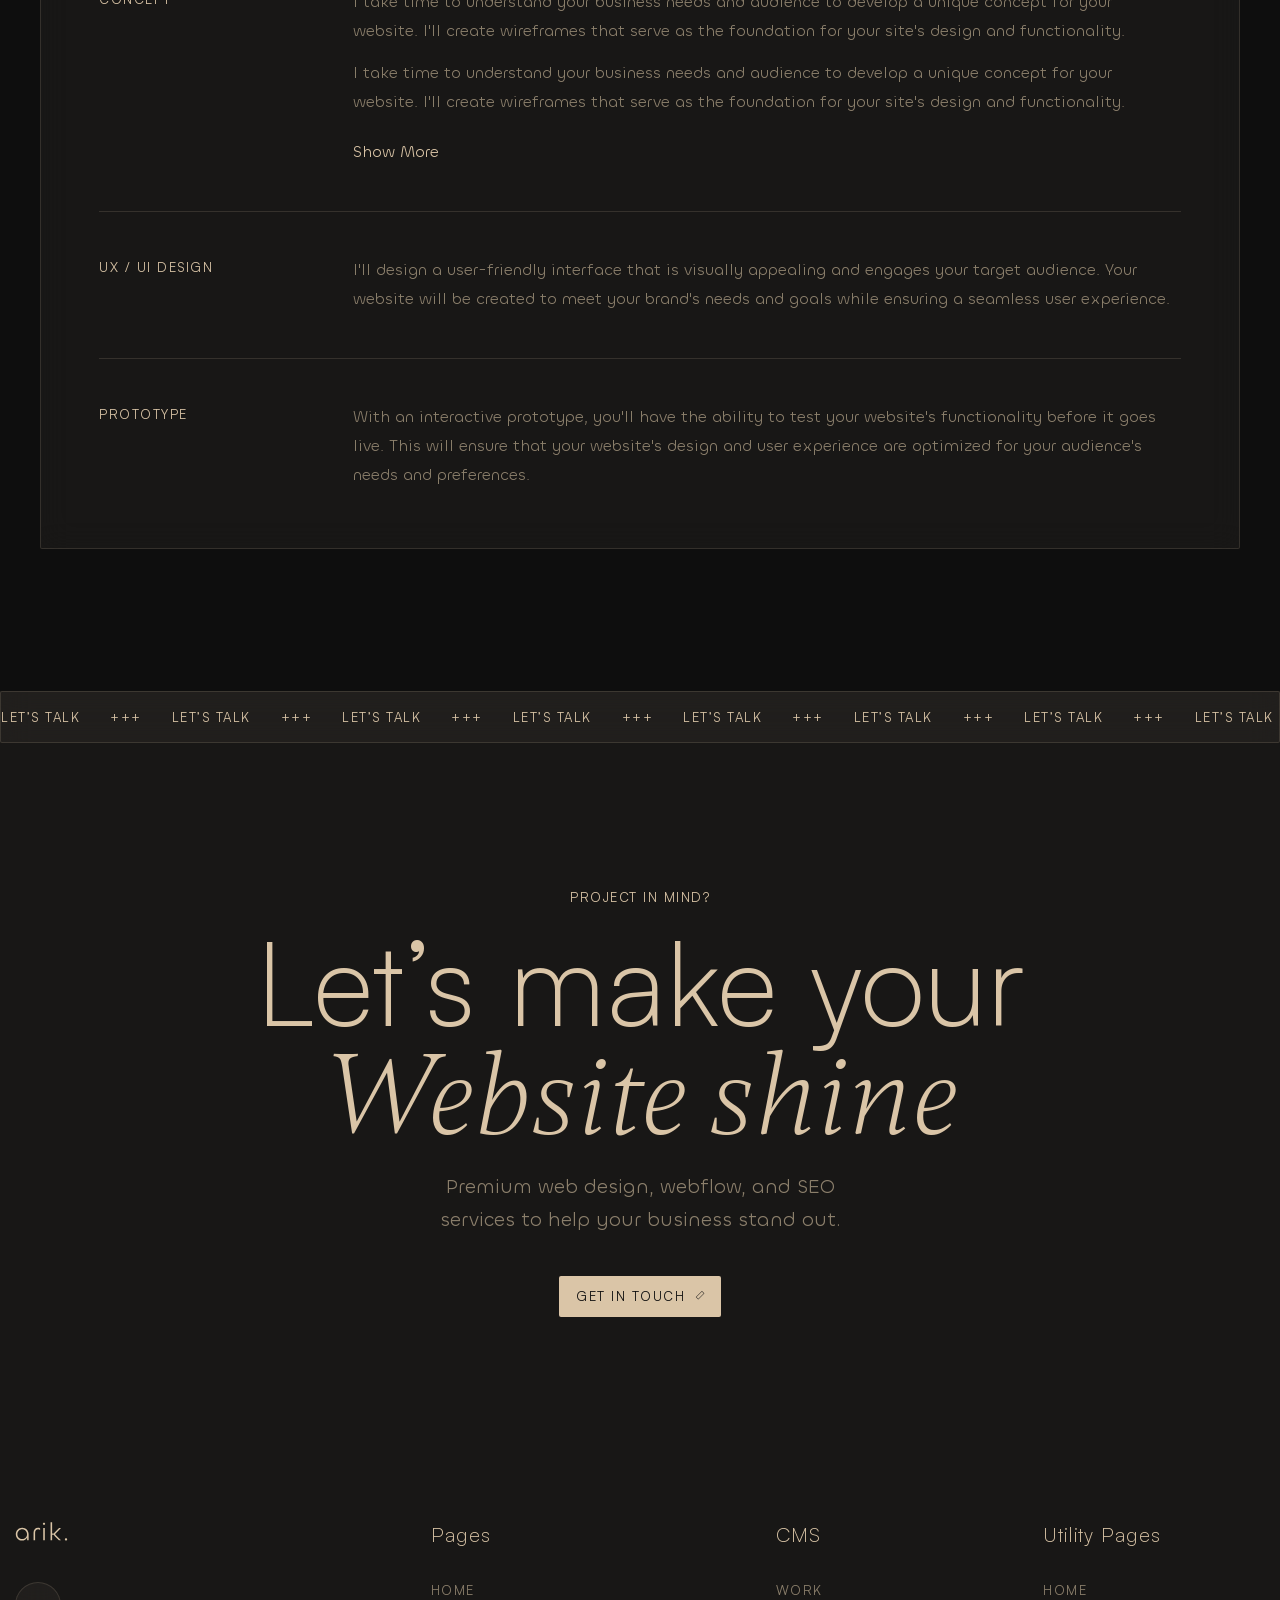
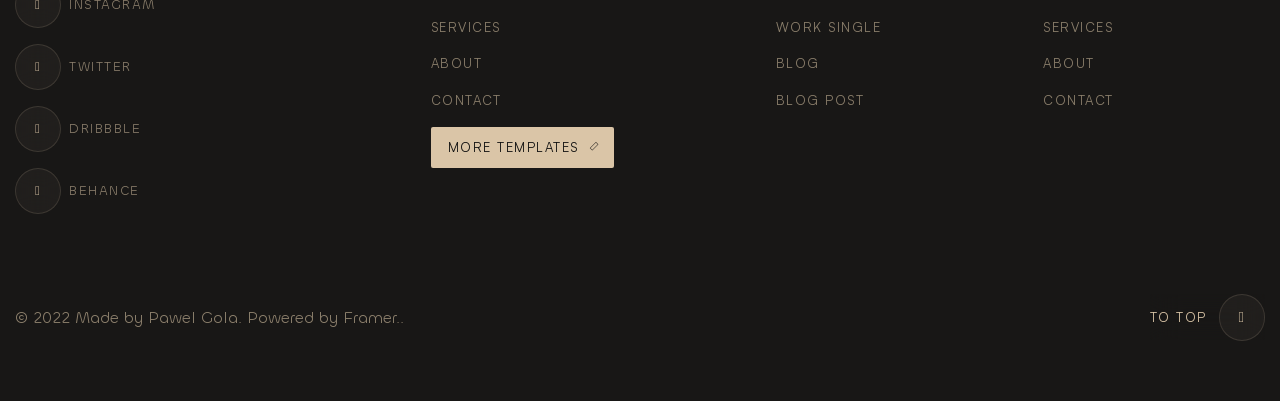
<file: services.html>
<!doctype html>
<html lang="en">
	<head>
		<meta charset="UTF-8">
		<meta name="viewport" content="width=device-width, initial-scale=1.0">
		<link rel="preload" href="./assets/fonts/Satoshi-Regular.woff2" as="font" type="font/woff2" crossorigin="anonymous">
		<link rel="preload" href="./assets/fonts/Satoshi-Light.woff2" as="font" type="font/woff2" crossorigin="anonymous">
		<link rel="preload" href="./assets/fonts/Gambetta-LightItalic.woff2" as="font" type="font/woff2" crossorigin="anonymous">
		<link rel="preload" href="./assets/fonts/Chillax-Regular.woff2" as="font" type="font/woff2" crossorigin="anonymous">
		<link rel="preload" href="./assets/fonts/Chillax-Light.woff2" as="font" type="font/woff2" crossorigin="anonymous">
		<link rel="shortcut icon" href="./assets/img/favicon.ico">
		<title>Services</title>
		<script type="module" crossorigin="" src="./js/services.min.js?v=1776358189404"></script>
		<link rel="modulepreload" crossorigin="" href="./js/common.min.js?v=1776358189404">
		<link rel="modulepreload" crossorigin="" href="./js/main.min.js?v=1776358189404">
		<link rel="stylesheet" crossorigin="" href="./css/main.min.css?v=1776358189404">
		<link rel="stylesheet" crossorigin="" href="./css/services.min.css?v=1776358189404">
	</head>
	<body>
		<div class="wrapper">
			<header data-fls-header="" data-fls-header-scroll="100" data-fls-header-scroll-show="1000" class="header">
				<div class="header__container">
					<div class="header__body">
						<a href="index.html" class="header__link-logo">
							<img class="header__logo" src="./assets/img/logo.svg" alt="Logo">
						</a>
						<div class="header__menu menu">
							<nav class="menu__body">
								<ul class="menu__list">
									<li class="menu__item">
										<a href="#" class="menu__link menu__link--active">Services</a>
									</li>
									<li class="menu__item">
										<a href="#" class="menu__link">Work</a>
									</li>
									<li class="menu__item">
										<a href="#" class="menu__link">About</a>
									</li>
									<li class="menu__item">
										<a href="#" class="menu__link">Blog</a>
									</li>
									<li class="menu__item">
										<a href="#" class="menu__link">Pages</a>
									</li>
								</ul>
							</nav>
						</div>
						<a href="#" data-fls-button="" class="header__button button button--lite">Let’s talk</a>
						<button type="button" data-fls-menu="" class="icon-menu">
							<span></span>
						</button>
					</div>
				</div>
			</header>
			<main class="page page--services">
				<section class="page__hero-services hero-services">
					<div class="hero-services__container">
						<div data-fls-blockhead="" class="hero-services__blockhead blockhead">
							<h1 class="blockhead__title">
								Web
								<br>
								Design
								<span>& Framer</span>
							</h1>
							<div class="blockhead__text">
								<p>
									Premium web design, development, and SEO services to help your business stand out.
								</p>
							</div>
						</div>
						<a href="#" data-fls-scrollto=".services" data-fls-scrollto-top="150" data-fls-button="" class="hero-services__button button button--text button--text-big button--icon-arrow button--arrow-d">My Services</a>
						<picture><source media="(max-width: 600px)" srcset="./assets/img/services/hero-image-600.webp" type="image/webp"><source media="(max-width: 1200px)" srcset="./assets/img/services/hero-image-1200.webp" type="image/webp"><img class="hero-services__image" alt="Image"  src="./assets/img/services/hero-image.webp" ></picture>
					</div>
				</section>
				<div class="page__stats stats">
					<div class="stats__container">
						<article data-fls-watcher="" class="stats__item item-stats">
							<h5 class="item-stats__title">Clients</h5>
							<div class="item-stats__value">
								<span data-fls-digcounter="">150</span>
								+
							</div>
						</article>
						<article data-fls-watcher="" class="stats__item item-stats">
							<h5 class="item-stats__title">Projects</h5>
							<div class="item-stats__value">
								<span data-fls-digcounter="">300</span>
								+
							</div>
						</article>
						<article data-fls-watcher="" class="stats__item item-stats">
							<h5 class="item-stats__title">Happy Clients</h5>
							<div class="item-stats__value">
								<span data-fls-digcounter="">100</span>
								%
							</div>
						</article>
						<article data-fls-watcher="" class="stats__item item-stats">
							<h5 class="item-stats__title">Followers</h5>
							<div class="item-stats__value">
								<span data-fls-digcounter="">100</span>
								K
							</div>
						</article>
					</div>
				</div>
				<div class="page__services services">
					<div class="services__container">
						<article data-fls-border="" class="services__item item-service">
							<div class="item-service__label">Webdesign</div>
							<h2 class="item-service__title">
								<a href="#" class="item-service__link-title">Transforming Your Ideas into Reality</a>
							</h2>
							<a href="#" class="item-service__link-image">
								<picture><source media="(max-width: 600px)" srcset="./assets/img/works/01-600.webp" type="image/webp"><img class="item-service__image" alt="Image"  src="./assets/img/works/01.webp" ></picture>
							</a>
							<table class="item-service__table table-service">
								<tr data-fls-showmore="" class="table-service__row">
									<td class="table-service__label">Concept</td>
									<td class="table-service__content">
										<div data-fls-showmore-content="" class="table-service__text">
											<p>
												I take time to understand your business needs and audience to develop a unique concept for your website. I'll create wireframes that serve as the foundation for your site's design and functionality.
											</p>
											<p>
												I take time to understand your business needs and audience to develop a unique concept for your website. I'll create wireframes that serve as the foundation for your site's design and functionality.
											</p>
											<p>
												I take time to understand your business needs and audience to develop a unique concept for your website. I'll create wireframes that serve as the foundation for your site's design and functionality.
											</p>
											<p>
												I take time to understand your business needs and audience to develop a unique concept for your website. I'll create wireframes that serve as the foundation for your site's design and functionality.
											</p>
										</div>
										<button hidden data-fls-showmore-button="" type="button" class="table-service__more">
											<span>Show More</span>
											<span>Hide</span>
										</button>
									</td>
								</tr>
								<tr data-fls-showmore="" class="table-service__row">
									<td class="table-service__label">UX / Ui Design</td>
									<td class="table-service__content">
										<div data-fls-showmore-content="" class="table-service__text">
											<p>
												I'll design a user-friendly interface that is visually appealing and engages your target audience. Your website will be created to meet your brand's needs and goals while ensuring a seamless user experience.
											</p>
										</div>
										<button hidden data-fls-showmore-button="" type="button" class="table-service__more">
											<span>Show More</span>
											<span>Hide</span>
										</button>
									</td>
								</tr>
								<tr data-fls-showmore="" class="table-service__row">
									<td class="table-service__label">Prototype</td>
									<td class="table-service__content">
										<div data-fls-showmore-content="" class="table-service__text">
											<p>
												With an interactive prototype, you'll have the ability to test your website's functionality before it goes live. This will ensure that your website's design and user experience are optimized for your audience's needs and preferences.
											</p>
										</div>
										<button hidden data-fls-showmore-button="" type="button" class="table-service__more">
											<span>Show More</span>
											<span>Hide</span>
										</button>
									</td>
								</tr>
							</table>
						</article>
						<article data-fls-border="" class="services__item item-service">
							<div class="item-service__label">Development</div>
							<h2 class="item-service__title">
								<a href="#" class="item-service__link-title">Developing High-Performance Websites and Web Applications</a>
							</h2>
							<a href="#" class="item-service__link-image">
								<picture><source media="(max-width: 600px)" srcset="./assets/img/works/04-600.webp" type="image/webp"><img class="item-service__image" alt="Image"  src="./assets/img/works/04.webp" ></picture>
							</a>
							<table class="item-service__table table-service">
								<tr data-fls-showmore="" class="table-service__row">
									<td class="table-service__label">Concept</td>
									<td class="table-service__content">
										<div data-fls-showmore-content="" class="table-service__text">
											<p>
												I take time to understand your business needs and audience to develop a unique concept for your website. I'll create wireframes that serve as the foundation for your site's design and functionality.
											</p>
											<p>
												I take time to understand your business needs and audience to develop a unique concept for your website. I'll create wireframes that serve as the foundation for your site's design and functionality.
											</p>
											<p>
												I take time to understand your business needs and audience to develop a unique concept for your website. I'll create wireframes that serve as the foundation for your site's design and functionality.
											</p>
											<p>
												I take time to understand your business needs and audience to develop a unique concept for your website. I'll create wireframes that serve as the foundation for your site's design and functionality.
											</p>
										</div>
										<button hidden data-fls-showmore-button="" type="button" class="table-service__more">
											<span>Show More</span>
											<span>Hide</span>
										</button>
									</td>
								</tr>
								<tr data-fls-showmore="" class="table-service__row">
									<td class="table-service__label">UX / Ui Design</td>
									<td class="table-service__content">
										<div data-fls-showmore-content="" class="table-service__text">
											<p>
												I'll design a user-friendly interface that is visually appealing and engages your target audience. Your website will be created to meet your brand's needs and goals while ensuring a seamless user experience.
											</p>
										</div>
										<button hidden data-fls-showmore-button="" type="button" class="table-service__more">
											<span>Show More</span>
											<span>Hide</span>
										</button>
									</td>
								</tr>
								<tr data-fls-showmore="" class="table-service__row">
									<td class="table-service__label">Prototype</td>
									<td class="table-service__content">
										<div data-fls-showmore-content="" class="table-service__text">
											<p>
												With an interactive prototype, you'll have the ability to test your website's functionality before it goes live. This will ensure that your website's design and user experience are optimized for your audience's needs and preferences.
											</p>
										</div>
										<button hidden data-fls-showmore-button="" type="button" class="table-service__more">
											<span>Show More</span>
											<span>Hide</span>
										</button>
									</td>
								</tr>
							</table>
						</article>
						<article data-fls-border="" class="services__item item-service">
							<div class="item-service__label">SEO & content</div>
							<h2 class="item-service__title">
								<a href="#" class="item-service__link-title">Boosting Your Website's Organic Search Traffic</a>
							</h2>
							<a href="#" class="item-service__link-image">
								<picture><source media="(max-width: 600px)" srcset="./assets/img/works/03-600.webp" type="image/webp"><img class="item-service__image" alt="Image"  src="./assets/img/works/03.webp" ></picture>
							</a>
							<table class="item-service__table table-service">
								<tr data-fls-showmore="" class="table-service__row">
									<td class="table-service__label">Concept</td>
									<td class="table-service__content">
										<div data-fls-showmore-content="" class="table-service__text">
											<p>
												I take time to understand your business needs and audience to develop a unique concept for your website. I'll create wireframes that serve as the foundation for your site's design and functionality.
											</p>
											<p>
												I take time to understand your business needs and audience to develop a unique concept for your website. I'll create wireframes that serve as the foundation for your site's design and functionality.
											</p>
											<p>
												I take time to understand your business needs and audience to develop a unique concept for your website. I'll create wireframes that serve as the foundation for your site's design and functionality.
											</p>
											<p>
												I take time to understand your business needs and audience to develop a unique concept for your website. I'll create wireframes that serve as the foundation for your site's design and functionality.
											</p>
										</div>
										<button hidden data-fls-showmore-button="" type="button" class="table-service__more">
											<span>Show More</span>
											<span>Hide</span>
										</button>
									</td>
								</tr>
								<tr data-fls-showmore="" class="table-service__row">
									<td class="table-service__label">UX / Ui Design</td>
									<td class="table-service__content">
										<div data-fls-showmore-content="" class="table-service__text">
											<p>
												I'll design a user-friendly interface that is visually appealing and engages your target audience. Your website will be created to meet your brand's needs and goals while ensuring a seamless user experience.
											</p>
										</div>
										<button hidden data-fls-showmore-button="" type="button" class="table-service__more">
											<span>Show More</span>
											<span>Hide</span>
										</button>
									</td>
								</tr>
								<tr data-fls-showmore="" class="table-service__row">
									<td class="table-service__label">Prototype</td>
									<td class="table-service__content">
										<div data-fls-showmore-content="" class="table-service__text">
											<p>
												With an interactive prototype, you'll have the ability to test your website's functionality before it goes live. This will ensure that your website's design and user experience are optimized for your audience's needs and preferences.
											</p>
										</div>
										<button hidden data-fls-showmore-button="" type="button" class="table-service__more">
											<span>Show More</span>
											<span>Hide</span>
										</button>
									</td>
								</tr>
							</table>
						</article>
					</div>
				</div>
			</main>
			<aside data-fls-letstalk="" class="lets-talk">
				<div data-fls-border="" data-fls-marquee="" data-fls-marquee-speed="100" class="lets-talk__line line-talk">
					<div class="line-talk__item">Let’s talk</div>
					<div class="line-talk__item">+++</div>
				</div>
				<section class="lets-talk__body">
					<div class="lets-talk__container">
						<div data-fls-blockhead="" class="blockhead blockhead--gap-8">
							<span data-fls-watcher="" data-fls-watcher-once="" class="blockhead__label">Project in mind?</span>
							<h1 data-fls-watcher="" data-fls-watcher-once="" class="blockhead__title">
								Let’s make your
								<span>Website shine</span>
							</h1>
							<div data-fls-watcher="" data-fls-watcher-once="" class="blockhead__text">
								<p>Premium web design, webflow, and SEO services to help your business stand out.</p>
							</div>
							<div data-fls-watcher="" data-fls-watcher-once="" class="blockhead__footer">
								<a href="#" data-fls-button="" class="blockhead__button button button--lite button--icon button--icon-arrow button--arrow-ru">Get in touch</a>
							</div>
						</div>
					</div>
				</section>
			</aside>
			<footer data-fls-footer="" class="footer">
				<div class="footer__container">
					<div class="footer__body body-footer">
						<div class="body-footer__content content-footer">
							<a href="#" class="content-footer__link-logo">
								<img class="content-footer__logo" src="./assets/img/logo.svg" alt="Image">
							</a>
							<ul data-fls-social="" class="content-footer__social social social--text">
								<li class="social__item">
									<a href="#" target="_blank" class="social__link social__link--icon-s-inst">Instagram</a>
								</li>
								<li class="social__item">
									<a href="#" target="_blank" class="social__link social__link--icon-s-tw">Twitter</a>
								</li>
								<li class="social__item">
									<a href="#" target="_blank" class="social__link social__link--icon-s-drb">Dribbble</a>
								</li>
								<li class="social__item">
									<a href="#" target="_blank" class="social__link social__link--icon-s-bh">Behance</a>
								</li>
							</ul>
						</div>
						<div data-fls-spollers="500" class="body-footer__menus">
							<details class="body-footer__menu">
								<summary>
									<h5 class="body-footer__title">Pages</h5>
								</summary>
								<ul class="body-footer__list">
									<li class="body-footer__item">
										<a href="#" class="body-footer__link">Home</a>
									</li>
									<li class="body-footer__item">
										<a href="#" class="body-footer__link">Services</a>
									</li>
									<li class="body-footer__item">
										<a href="#" class="body-footer__link">About</a>
									</li>
									<li class="body-footer__item">
										<a href="#" class="body-footer__link">Contact</a>
									</li>
									<li class="body-footer__item">
										<a href="#" data-fls-button="" class="body-footer__button button button--lite button--icon button--icon-arrow button--arrow-ru">More Templates</a>
									</li>
								</ul>
							</details>
							<details class="body-footer__menu">
								<summary>
									<h5 class="body-footer__title">CMS</h5>
								</summary>
								<ul class="body-footer__list">
									<li class="body-footer__item">
										<a href="#" class="body-footer__link">Work</a>
									</li>
									<li class="body-footer__item">
										<a href="#" class="body-footer__link">Work Single</a>
									</li>
									<li class="body-footer__item">
										<a href="#" class="body-footer__link">Blog</a>
									</li>
									<li class="body-footer__item">
										<a href="#" class="body-footer__link">Blog Post</a>
									</li>
								</ul>
							</details>
							<details class="body-footer__menu">
								<summary>
									<h5 class="body-footer__title">Utility Pages</h5>
								</summary>
								<ul class="body-footer__list">
									<li class="body-footer__item">
										<a href="#" class="body-footer__link">Home</a>
									</li>
									<li class="body-footer__item">
										<a href="#" class="body-footer__link">Services</a>
									</li>
									<li class="body-footer__item">
										<a href="#" class="body-footer__link">About</a>
									</li>
									<li class="body-footer__item">
										<a href="#" class="body-footer__link">Contact</a>
									</li>
								</ul>
							</details>
						</div>
					</div>
					<div class="footer__bottom bottom-footer">
						<div class="bottom-footer__copy">© 2022 Made by Pawel Gola. Powered by Framer..</div>
						<a href="#" data-fls-scrollto="main" data-fls-button="" class="bottom-footer__up button button--text button--text-big button--text-rev button--icon-arrow">To Top</a>
					</div>
				</div>
			</footer>
		</div>
	</body>
</html>
</file>
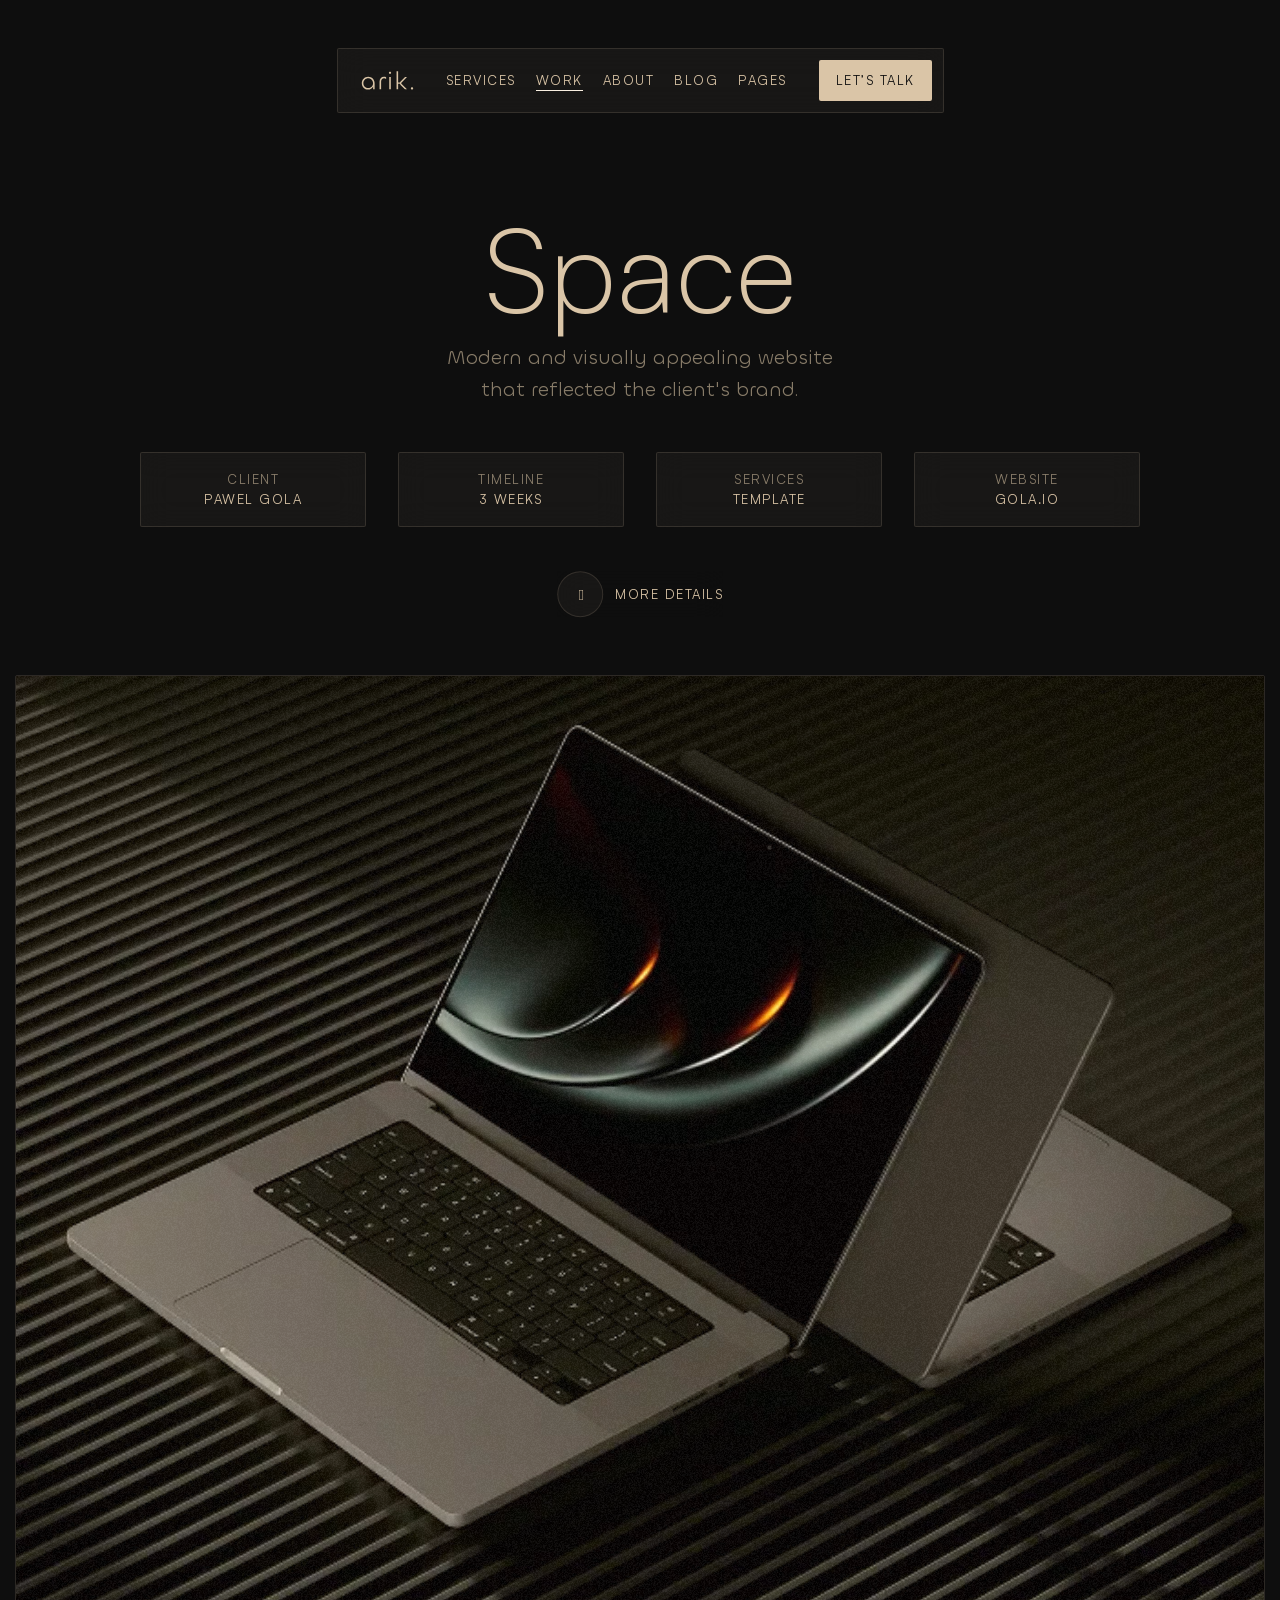
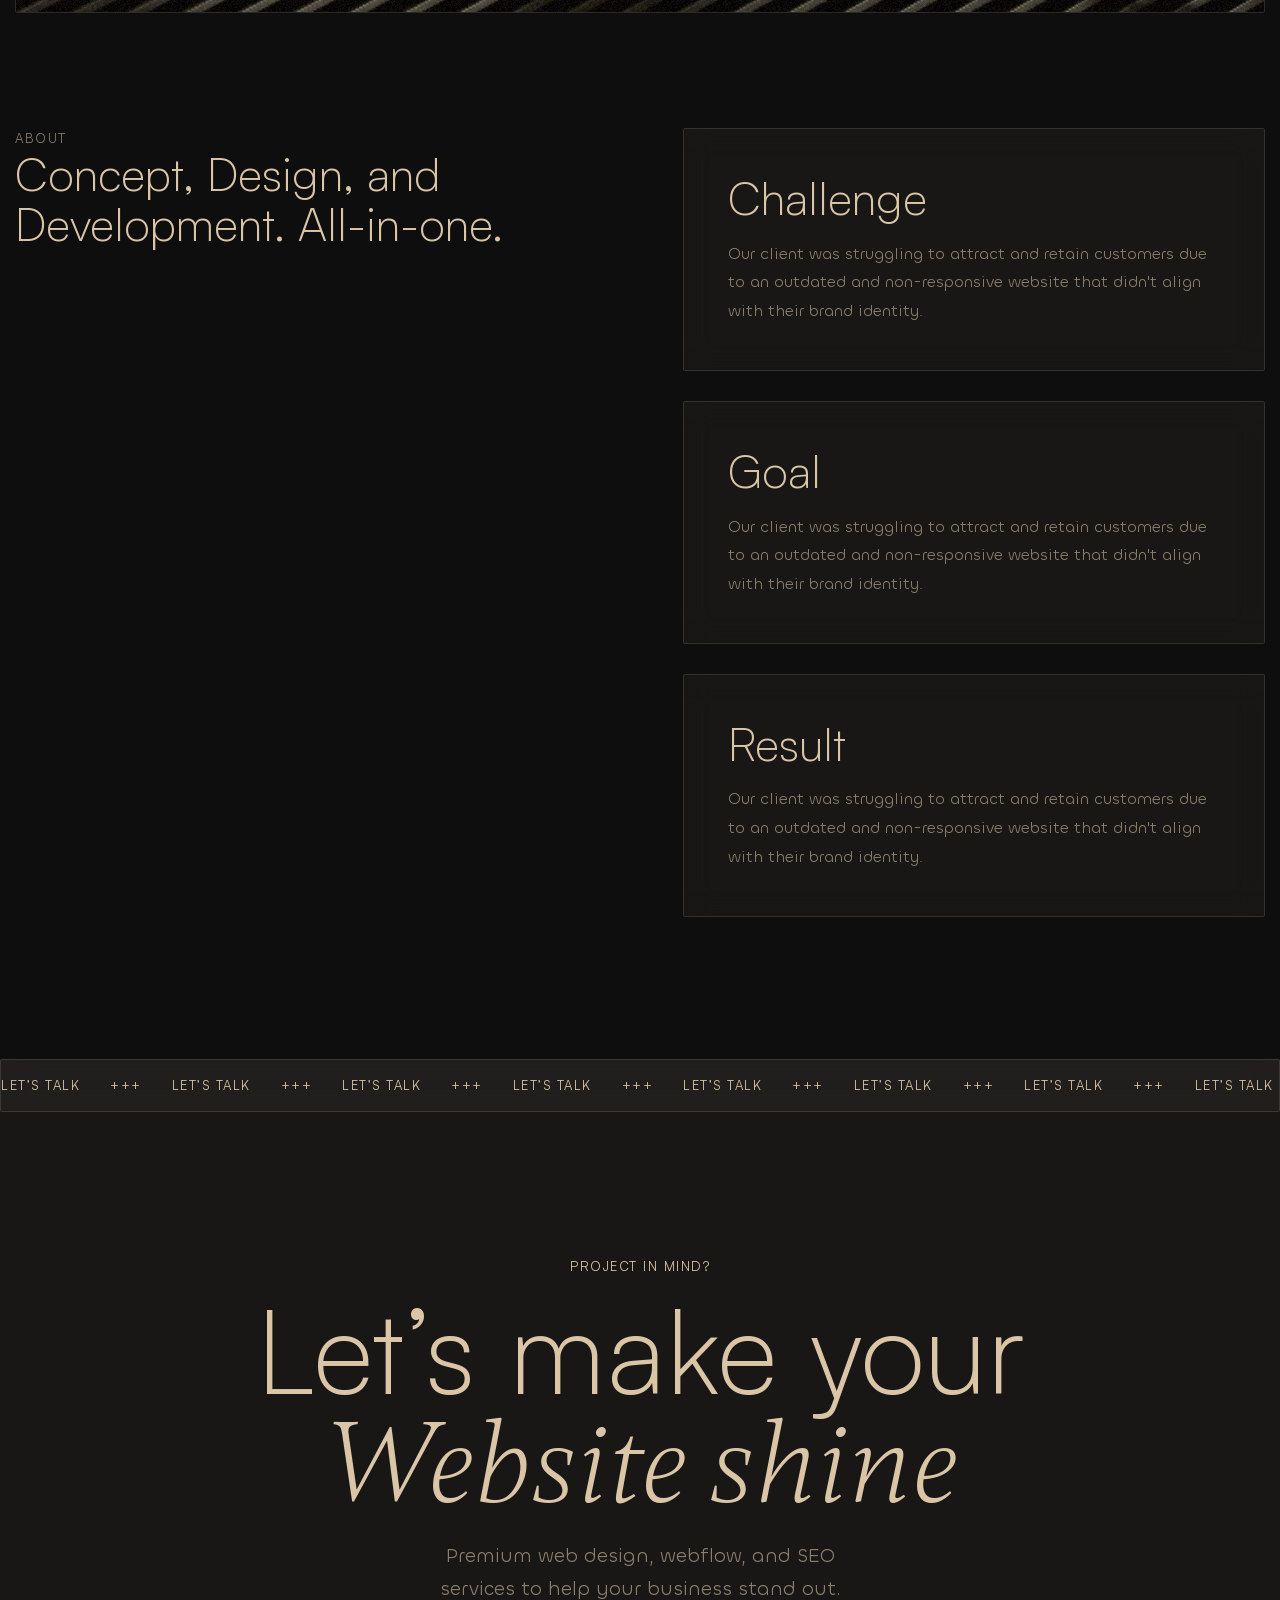
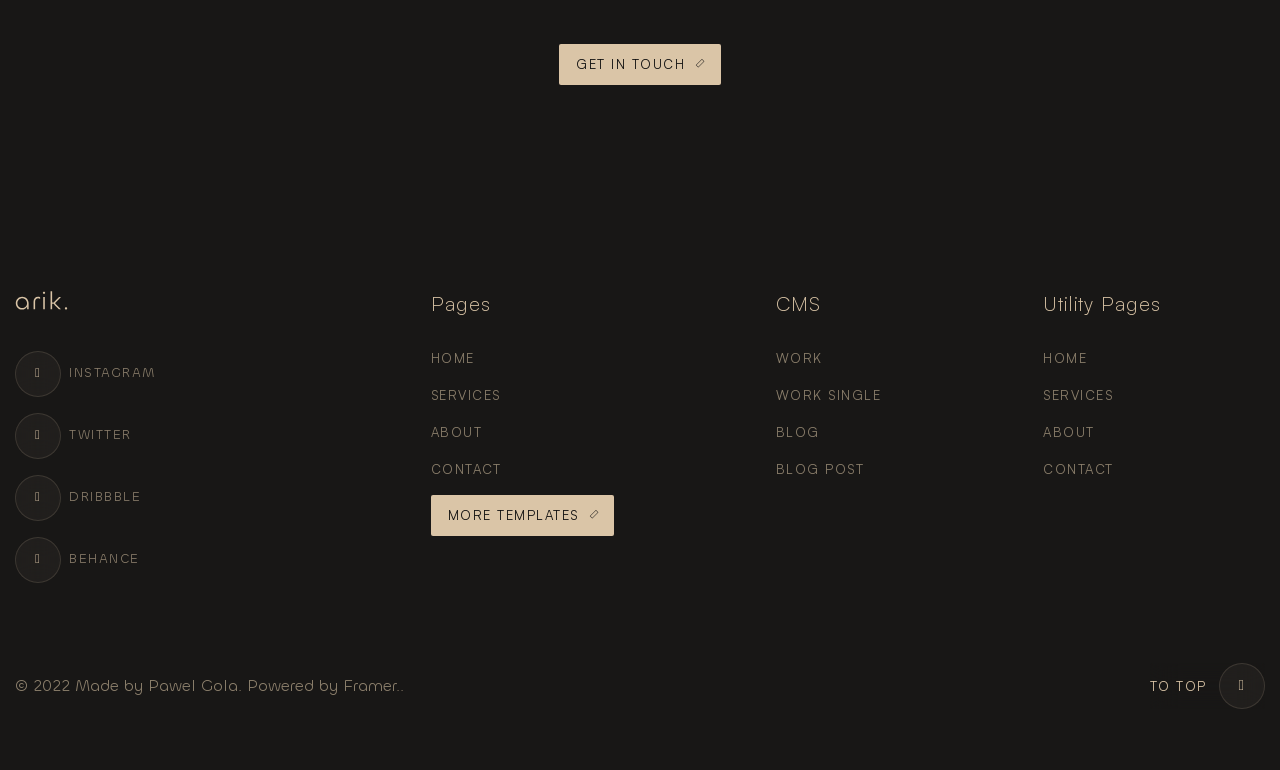
<file: singlework.html>
<!doctype html>
<html lang="en">
	<head>
		<meta charset="UTF-8">
		<meta name="viewport" content="width=device-width, initial-scale=1.0">
		<link rel="preload" href="./assets/fonts/Satoshi-Regular.woff2" as="font" type="font/woff2" crossorigin="anonymous">
		<link rel="preload" href="./assets/fonts/Satoshi-Light.woff2" as="font" type="font/woff2" crossorigin="anonymous">
		<link rel="preload" href="./assets/fonts/Gambetta-LightItalic.woff2" as="font" type="font/woff2" crossorigin="anonymous">
		<link rel="preload" href="./assets/fonts/Chillax-Regular.woff2" as="font" type="font/woff2" crossorigin="anonymous">
		<link rel="preload" href="./assets/fonts/Chillax-Light.woff2" as="font" type="font/woff2" crossorigin="anonymous">
		<link rel="shortcut icon" href="./assets/img/favicon.ico">
		<title>Single Work</title>
		<script type="module" crossorigin="" src="./js/common.min.js?v=1776358189407"></script>
		<script type="module" crossorigin="" src="./js/main.min.js?v=1776358189407"></script>
		<link rel="stylesheet" crossorigin="" href="./css/main.min.css?v=1776358189407">
		<link rel="stylesheet" crossorigin="" href="./css/singlework.min.css?v=1776358189407">
		<link rel="stylesheet" crossorigin="" href="./css/title.min.css?v=1776358189407">
		<link rel="stylesheet" crossorigin="" href="./css/label.min.css?v=1776358189407">
	</head>
	<body>
		<div class="wrapper">
			<header data-fls-header="" data-fls-header-scroll="100" data-fls-header-scroll-show="1000" class="header">
				<div class="header__container">
					<div class="header__body">
						<a href="index.html" class="header__link-logo">
							<img class="header__logo" src="./assets/img/logo.svg" alt="Logo">
						</a>
						<div class="header__menu menu">
							<nav class="menu__body">
								<ul class="menu__list">
									<li class="menu__item">
										<a href="#" class="menu__link">Services</a>
									</li>
									<li class="menu__item">
										<a href="#" class="menu__link menu__link--active">Work</a>
									</li>
									<li class="menu__item">
										<a href="#" class="menu__link">About</a>
									</li>
									<li class="menu__item">
										<a href="#" class="menu__link">Blog</a>
									</li>
									<li class="menu__item">
										<a href="#" class="menu__link">Pages</a>
									</li>
								</ul>
							</nav>
						</div>
						<a href="#" data-fls-button="" class="header__button button button--lite">Let’s talk</a>
						<button type="button" data-fls-menu="" class="icon-menu">
							<span></span>
						</button>
					</div>
				</div>
			</header>
			<main class="page page--singlework singlework">
				<section class="singlework__hero hero-singlework">
					<div class="hero-singlework__container">
						<div data-fls-blockhead="" class="hero-singlework__blockhead blockhead">
							<h1 class="blockhead__title">Space</h1>
							<div class="blockhead__text">
								<p>Modern and visually appealing website that reflected the client's brand.</p>
							</div>
						</div>
						<div class="hero-singlework__info info-singlework">
							<div data-fls-border="" data-fls-label="" class="info-singlework__item">
								<div class="info-singlework__label">Client</div>
								<div class="info-singlework__value">Pawel Gola</div>
							</div>
							<div data-fls-border="" data-fls-label="" class="info-singlework__item">
								<div class="info-singlework__label">Timeline</div>
								<div class="info-singlework__value">3 Weeks</div>
							</div>
							<div data-fls-border="" data-fls-label="" class="info-singlework__item">
								<div class="info-singlework__label">Services</div>
								<div class="info-singlework__value">Template</div>
							</div>
							<div data-fls-border="" data-fls-label="" class="info-singlework__item">
								<div class="info-singlework__label">Website</div>
								<div class="info-singlework__value">gola.io</div>
							</div>
						</div>
						<a href="#" data-fls-scrollto=".body-singlework" data-fls-scrollto-top="150" data-fls-button="" class="hero-singlework__button button button--text button--text-big button--icon-arrow button--arrow-d">More Details</a>
					</div>
				</section>
				<div class="singlework__project project-singlework">
					<div class="project-singlework__container">
						<figure class="project-singlework__picture">
							<picture><source media="(max-width: 600px)" srcset="./assets/img/works/01-600.webp" type="image/webp"><img class="project-singlework__image" alt="Image"  src="./assets/img/works/01.webp" ></picture>
						</figure>
					</div>
				</div>
				<section class="singlework__body body-singlework">
					<div class="body-singlework__container">
						<div class="body-singlework__content">
							<div class="body-singlework__label" data-fls-label="">About</div>
							<h2 class="body-singlework__title" data-fls-title="">Concept, Design, and Development. All-in-one.</h2>
						</div>
						<div class="body-singlework__items">
							<article data-fls-border="" class="body-singlework__item item-body-singlework">
								<h4 class="item-body-singlework__title" data-fls-title="">Challenge</h4>
								<div class="item-body-singlework__text">
									<p>
										Our client was struggling to attract and retain customers due to an outdated and non-responsive website that didn't align with their brand identity.
									</p>
								</div>
							</article>
							<article data-fls-border="" class="body-singlework__item item-body-singlework">
								<h4 class="item-body-singlework__title" data-fls-title="">Goal</h4>
								<div class="item-body-singlework__text">
									<p>
										Our client was struggling to attract and retain customers due to an outdated and non-responsive website that didn't align with their brand identity.
									</p>
								</div>
							</article>
							<article data-fls-border="" class="body-singlework__item item-body-singlework">
								<h4 class="item-body-singlework__title" data-fls-title="">Result</h4>
								<div class="item-body-singlework__text">
									<p>
										Our client was struggling to attract and retain customers due to an outdated and non-responsive website that didn't align with their brand identity.
									</p>
								</div>
							</article>
						</div>
					</div>
				</section>
			</main>
			<aside data-fls-letstalk="" class="lets-talk">
				<div data-fls-border="" data-fls-marquee="" data-fls-marquee-speed="100" class="lets-talk__line line-talk">
					<div class="line-talk__item">Let’s talk</div>
					<div class="line-talk__item">+++</div>
				</div>
				<section class="lets-talk__body">
					<div class="lets-talk__container">
						<div data-fls-blockhead="" class="blockhead blockhead--gap-8">
							<span data-fls-watcher="" data-fls-watcher-once="" class="blockhead__label">Project in mind?</span>
							<h1 data-fls-watcher="" data-fls-watcher-once="" class="blockhead__title">
								Let’s make your
								<span>Website shine</span>
							</h1>
							<div data-fls-watcher="" data-fls-watcher-once="" class="blockhead__text">
								<p>Premium web design, webflow, and SEO services to help your business stand out.</p>
							</div>
							<div data-fls-watcher="" data-fls-watcher-once="" class="blockhead__footer">
								<a href="#" data-fls-button="" class="blockhead__button button button--lite button--icon button--icon-arrow button--arrow-ru">Get in touch</a>
							</div>
						</div>
					</div>
				</section>
			</aside>
			<footer data-fls-footer="" class="footer">
				<div class="footer__container">
					<div class="footer__body body-footer">
						<div class="body-footer__content content-footer">
							<a href="#" class="content-footer__link-logo">
								<img class="content-footer__logo" src="./assets/img/logo.svg" alt="Image">
							</a>
							<ul data-fls-social="" class="content-footer__social social social--text">
								<li class="social__item">
									<a href="#" target="_blank" class="social__link social__link--icon-s-inst">Instagram</a>
								</li>
								<li class="social__item">
									<a href="#" target="_blank" class="social__link social__link--icon-s-tw">Twitter</a>
								</li>
								<li class="social__item">
									<a href="#" target="_blank" class="social__link social__link--icon-s-drb">Dribbble</a>
								</li>
								<li class="social__item">
									<a href="#" target="_blank" class="social__link social__link--icon-s-bh">Behance</a>
								</li>
							</ul>
						</div>
						<div data-fls-spollers="500" class="body-footer__menus">
							<details class="body-footer__menu">
								<summary>
									<h5 class="body-footer__title">Pages</h5>
								</summary>
								<ul class="body-footer__list">
									<li class="body-footer__item">
										<a href="#" class="body-footer__link">Home</a>
									</li>
									<li class="body-footer__item">
										<a href="#" class="body-footer__link">Services</a>
									</li>
									<li class="body-footer__item">
										<a href="#" class="body-footer__link">About</a>
									</li>
									<li class="body-footer__item">
										<a href="#" class="body-footer__link">Contact</a>
									</li>
									<li class="body-footer__item">
										<a href="#" data-fls-button="" class="body-footer__button button button--lite button--icon button--icon-arrow button--arrow-ru">More Templates</a>
									</li>
								</ul>
							</details>
							<details class="body-footer__menu">
								<summary>
									<h5 class="body-footer__title">CMS</h5>
								</summary>
								<ul class="body-footer__list">
									<li class="body-footer__item">
										<a href="#" class="body-footer__link">Work</a>
									</li>
									<li class="body-footer__item">
										<a href="#" class="body-footer__link">Work Single</a>
									</li>
									<li class="body-footer__item">
										<a href="#" class="body-footer__link">Blog</a>
									</li>
									<li class="body-footer__item">
										<a href="#" class="body-footer__link">Blog Post</a>
									</li>
								</ul>
							</details>
							<details class="body-footer__menu">
								<summary>
									<h5 class="body-footer__title">Utility Pages</h5>
								</summary>
								<ul class="body-footer__list">
									<li class="body-footer__item">
										<a href="#" class="body-footer__link">Home</a>
									</li>
									<li class="body-footer__item">
										<a href="#" class="body-footer__link">Services</a>
									</li>
									<li class="body-footer__item">
										<a href="#" class="body-footer__link">About</a>
									</li>
									<li class="body-footer__item">
										<a href="#" class="body-footer__link">Contact</a>
									</li>
								</ul>
							</details>
						</div>
					</div>
					<div class="footer__bottom bottom-footer">
						<div class="bottom-footer__copy">© 2022 Made by Pawel Gola. Powered by Framer..</div>
						<a href="#" data-fls-scrollto="main" data-fls-button="" class="bottom-footer__up button button--text button--text-big button--text-rev button--icon-arrow">To Top</a>
					</div>
				</div>
			</footer>
		</div>
	</body>
</html>
</file>
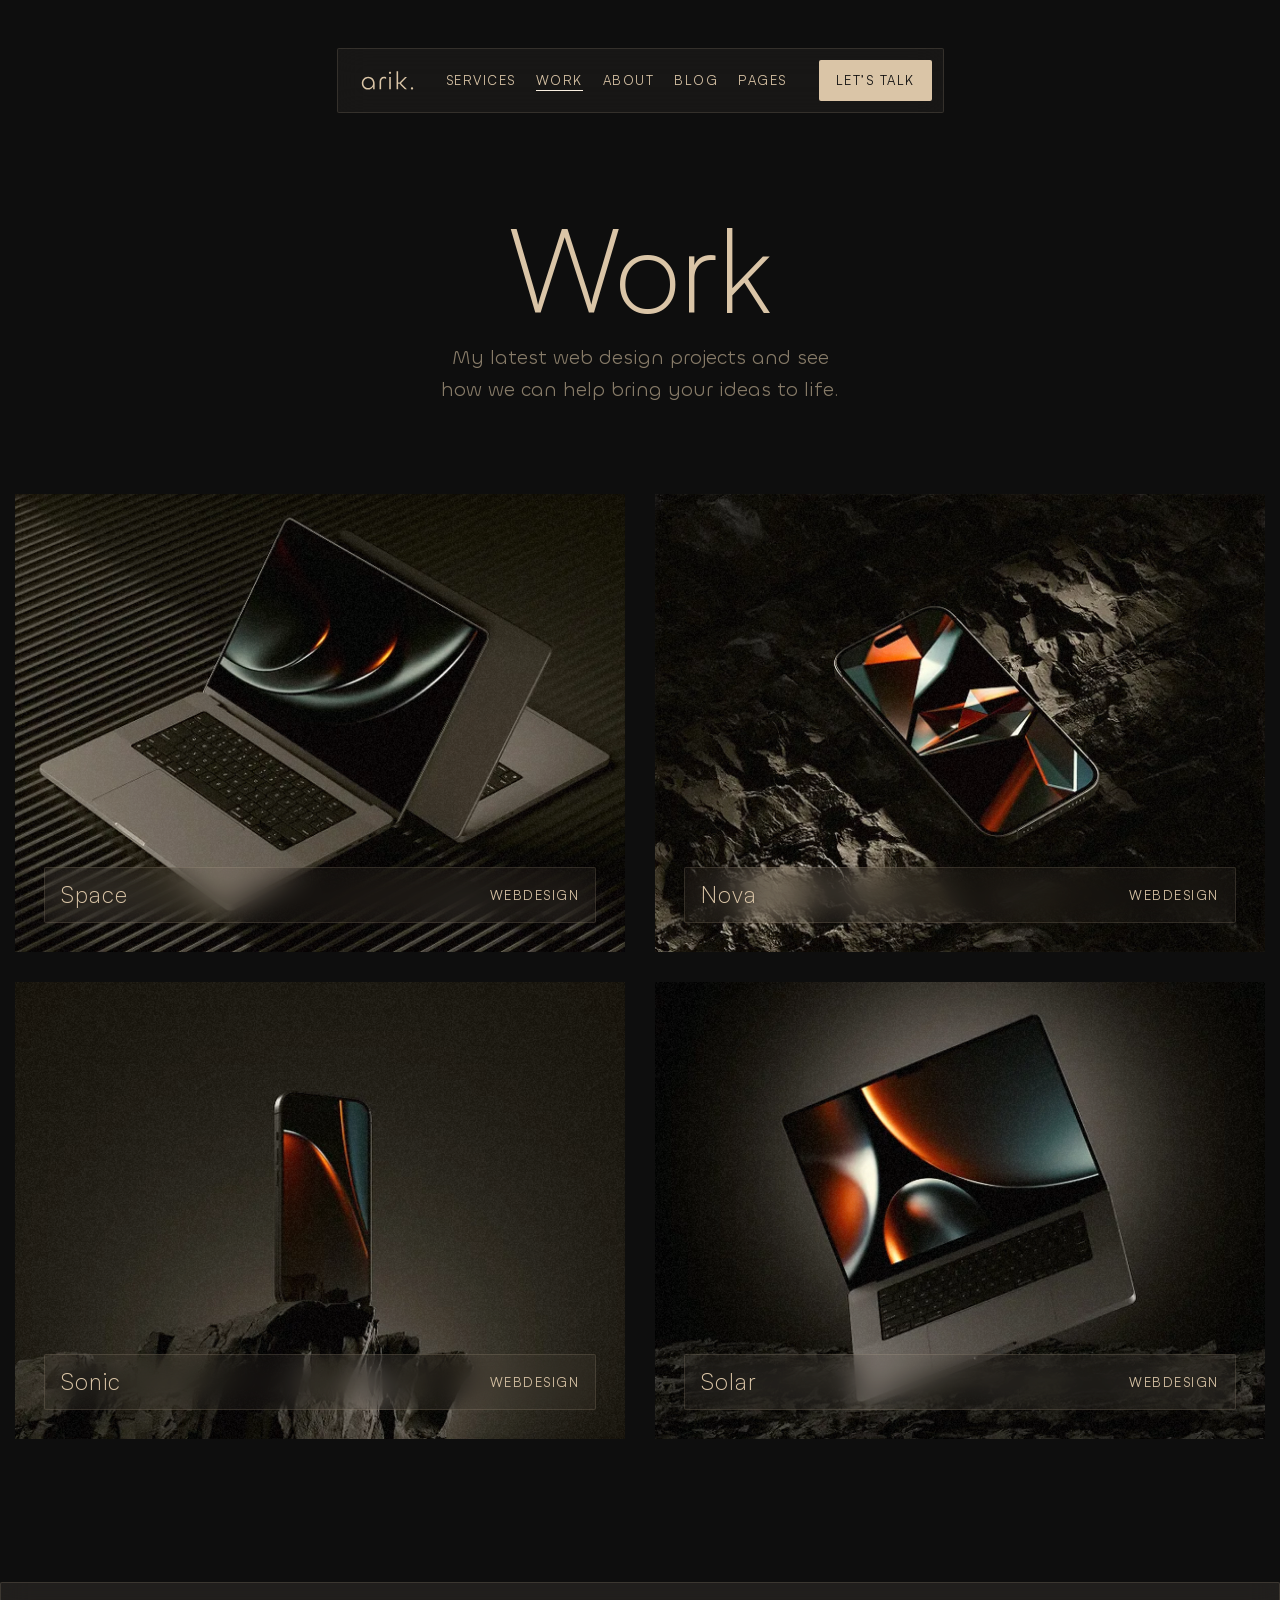
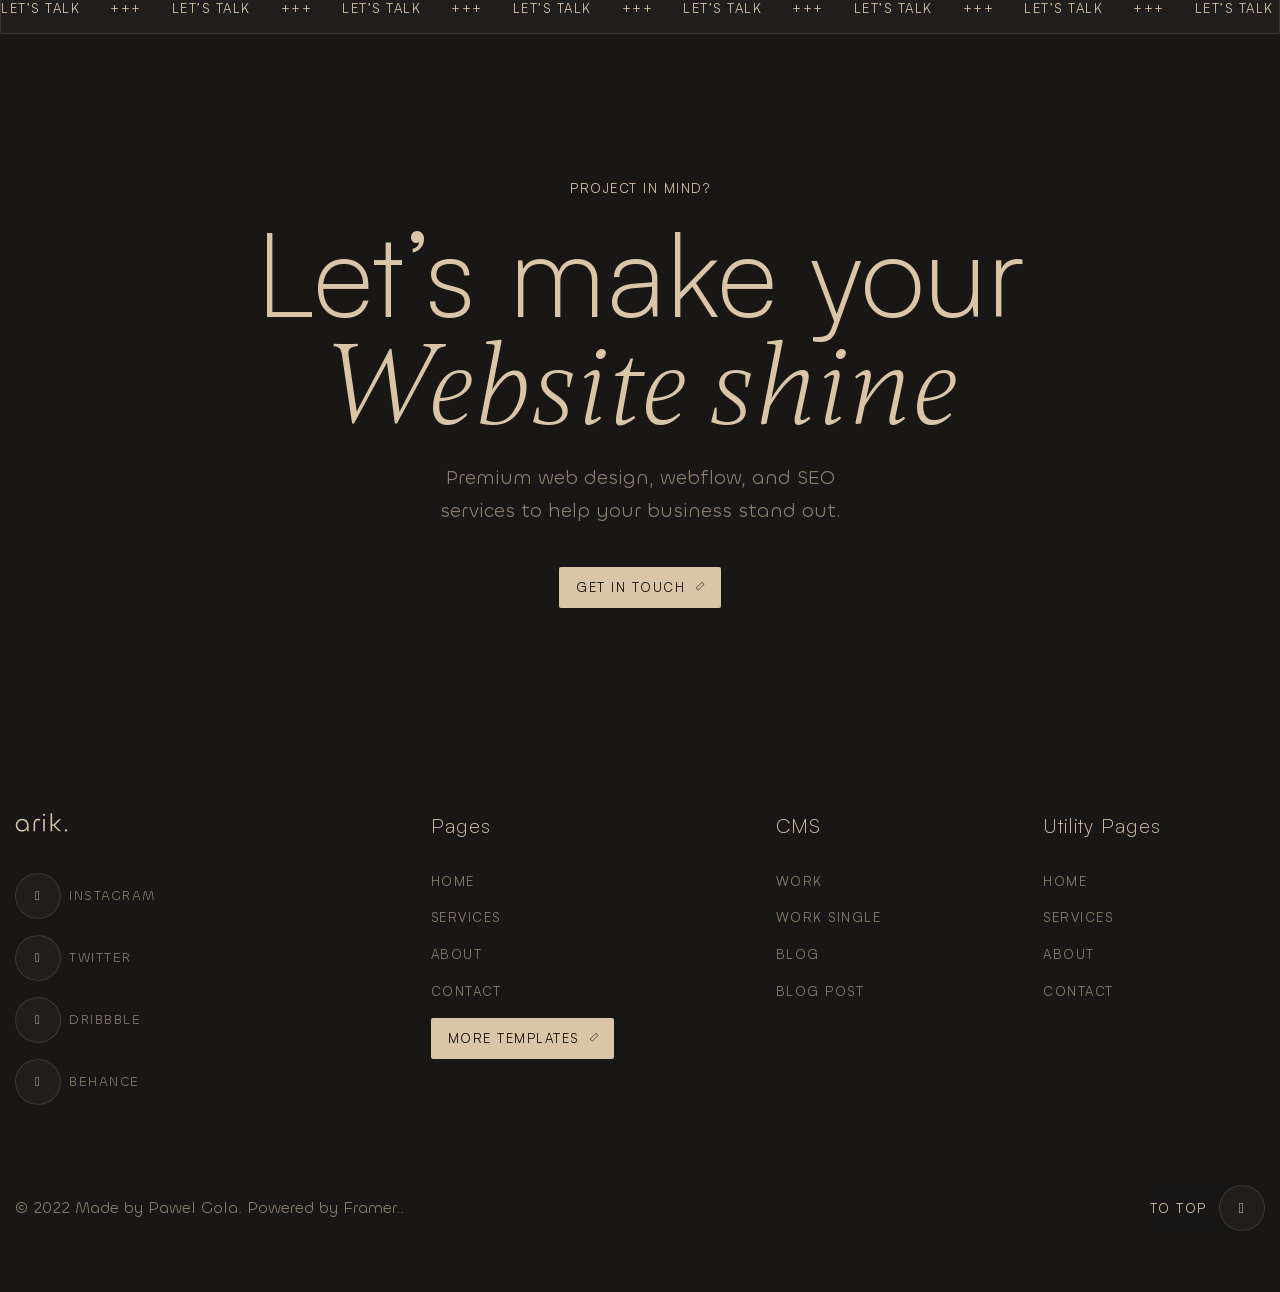
<file: work.html>
<!doctype html>
<html lang="en">
	 <head>
	<meta charset="UTF-8">
	<meta name="viewport" content="width=device-width, initial-scale=1.0">
	<link rel="preload" href="./assets/fonts/Satoshi-Regular.woff2" as="font" type="font/woff2" crossorigin="anonymous">
<link rel="preload" href="./assets/fonts/Satoshi-Light.woff2" as="font" type="font/woff2" crossorigin="anonymous">
<link rel="preload" href="./assets/fonts/Gambetta-LightItalic.woff2" as="font" type="font/woff2" crossorigin="anonymous">
<link rel="preload" href="./assets/fonts/Chillax-Regular.woff2" as="font" type="font/woff2" crossorigin="anonymous">
<link rel="preload" href="./assets/fonts/Chillax-Light.woff2" as="font" type="font/woff2" crossorigin="anonymous">

	<link rel="shortcut icon" href="./assets/img/favicon.ico">
	<title>Work</title>  <script type="module" crossorigin src="./js/common.min.js?v=1776358189403"></script>
  <script type="module" crossorigin src="./js/main.min.js?v=1776358189403"></script>
  <link rel="stylesheet" crossorigin href="./css/main.min.css?v=1776358189403">
  <link rel="stylesheet" crossorigin href="./css/work.min.css?v=1776358189403">
  <link rel="stylesheet" crossorigin href="./css/work.min2.css?v=1776358189403">
</head>
	<body>
		<div class="wrapper">
			
		<header data-fls-header="" data-fls-header-scroll="100" data-fls-header-scroll-show="1000" class="header">
	<div class="header__container">
		<div class="header__body">
			
				<a href="index.html" class="header__link-logo">
					<img class="header__logo" src="./assets/img/logo.svg" alt="Logo">
				</a>
			<div class="header__menu menu">
	<nav class="menu__body">
		<ul class="menu__list">
			
				
					<li class="menu__item">
						<a href="#" class="menu__link">Services</a>
					</li>
				
				
					<li class="menu__item">
						<a href="#" class="menu__link menu__link--active">Work</a>
					</li>
				
				
					<li class="menu__item">
						<a href="#" class="menu__link">About</a>
					</li>
				
				
					<li class="menu__item">
						<a href="#" class="menu__link">Blog</a>
					</li>
				
				
					<li class="menu__item">
						<a href="#" class="menu__link">Pages</a>
					</li>
				
		</ul>
	</nav>
</div>
			<a href="#" data-fls-button="" class="header__button button button--lite">Let’s talk</a>
			<button type="button" data-fls-menu="" class="icon-menu"><span></span></button>
		</div>
	</div>
</header>
	
			

<main class="page page--work">
	<div class="page__header-work header-work">
		<div data-fls-blockhead="" class="header-work__blockhead blockhead">
			<h1 class="blockhead__title">Work</h1>
			<div class="blockhead__text">
				<p>My latest web design projects and see how we can help bring your ideas to life.</p>
			</div>
		</div>
	</div>
	<div class="page__body-work body-work">
		<div class="body-work__container">
			<div class="body-work__works works">
				<article data-fls-work="" class="item-work">
	<a href="#" class="item-work__picture">
		<picture><source media="(max-width: 600px)" srcset="./assets/img/works/01-600.webp" type="image/webp"><img class="item-work__image" alt="Image"  src="./assets/img/works/01.webp" ></picture>
	</a>
	<div class="item-work__body">
		<h5 class="item-work__name"><a href="#" class="item-work__link-name">Space</a></h5>
		<a href="NaN" class="item-work__category">Webdesign</a>
	</div>
</article>
				<article data-fls-work="" class="item-work">
	<a href="#" class="item-work__picture">
		<picture><source media="(max-width: 600px)" srcset="./assets/img/works/02-600.webp" type="image/webp"><img class="item-work__image" alt="Image"  src="./assets/img/works/02.webp" ></picture>
	</a>
	<div class="item-work__body">
		<h5 class="item-work__name"><a href="#" class="item-work__link-name">Nova</a></h5>
		<a href="NaN" class="item-work__category">Webdesign</a>
	</div>
</article>
				<article data-fls-work="" class="item-work">
	<a href="#" class="item-work__picture">
		<picture><source media="(max-width: 600px)" srcset="./assets/img/works/03-600.webp" type="image/webp"><img class="item-work__image" alt="Image"  src="./assets/img/works/03.webp" ></picture>
	</a>
	<div class="item-work__body">
		<h5 class="item-work__name"><a href="#" class="item-work__link-name">Sonic</a></h5>
		<a href="NaN" class="item-work__category">Webdesign</a>
	</div>
</article>
				<article data-fls-work="" class="item-work">
	<a href="#" class="item-work__picture">
		<picture><source media="(max-width: 600px)" srcset="./assets/img/works/04-600.webp" type="image/webp"><img class="item-work__image" alt="Image"  src="./assets/img/works/04.webp" ></picture>
	</a>
	<div class="item-work__body">
		<h5 class="item-work__name"><a href="#" class="item-work__link-name">Solar</a></h5>
		<a href="NaN" class="item-work__category">Webdesign</a>
	</div>
</article>
			</div>
		</div>
	</div>

</main>
	
			
		<aside data-fls-letstalk="" class="lets-talk">
	<div data-fls-border="" data-fls-marquee="" data-fls-marquee-speed="100" class="lets-talk__line line-talk">
		<div class="line-talk__item">Let’s talk</div>
		<div class="line-talk__item">+++</div>
	</div>
	<section class="lets-talk__body">
		<div class="lets-talk__container">
			<div data-fls-blockhead="" class="blockhead blockhead--gap-8">
				<span data-fls-watcher="" data-fls-watcher-once="" class="blockhead__label">Project in mind?</span>
				<h1 data-fls-watcher="" data-fls-watcher-once="" class="blockhead__title">Let’s make your <span>Website shine</span></h1>
				<div data-fls-watcher="" data-fls-watcher-once="" class="blockhead__text">
					<p>Premium web design, webflow, and SEO services to help your business stand out.</p>
				</div>
				<div data-fls-watcher="" data-fls-watcher-once="" class="blockhead__footer">
					<a href="#" data-fls-button="" class="blockhead__button button button--lite button--icon button--icon-arrow button--arrow-ru">Get in touch</a>
				</div>
			</div>
		</div>
	</section>
</aside>
	
			
		<footer data-fls-footer="" class="footer">
	<div class="footer__container">
		<div class="footer__body body-footer">
			<div class="body-footer__content content-footer">
				<a href="#" class="content-footer__link-logo">
					<img class="content-footer__logo" src="./assets/img/logo.svg" alt="Image">
				</a>
				<ul data-fls-social="" class="content-footer__social social social--text">
					<li class="social__item">
						<a href="#" target="_blank" class="social__link social__link--icon-s-inst">Instagram</a>
					</li>
					<li class="social__item">
						<a href="#" target="_blank" class="social__link social__link--icon-s-tw">Twitter</a>
					</li>
					<li class="social__item">
						<a href="#" target="_blank" class="social__link social__link--icon-s-drb">Dribbble</a>
					</li>
					<li class="social__item">
						<a href="#" target="_blank" class="social__link social__link--icon-s-bh">Behance</a>
					</li>
				</ul>
			</div>
			<div data-fls-spollers="500" class="body-footer__menus">
				<details class="body-footer__menu">
					<summary><h5 class="body-footer__title">Pages</h5></summary>
					<ul class="body-footer__list">
						<li class="body-footer__item">
							<a href="#" class="body-footer__link">Home</a>
						</li>
						<li class="body-footer__item">
							<a href="#" class="body-footer__link">Services</a>
						</li>
						<li class="body-footer__item">
							<a href="#" class="body-footer__link">About</a>
						</li>
						<li class="body-footer__item">
							<a href="#" class="body-footer__link">Contact</a>
						</li>
						<li class="body-footer__item">
							<a href="#" data-fls-button="" class="body-footer__button button button--lite button--icon button--icon-arrow button--arrow-ru">More Templates</a>
						</li>
					</ul>
				</details>
				<details class="body-footer__menu">
					<summary><h5 class="body-footer__title">CMS</h5></summary>
					<ul class="body-footer__list">
						<li class="body-footer__item">
							<a href="#" class="body-footer__link">Work</a>
						</li>
						<li class="body-footer__item">
							<a href="#" class="body-footer__link">Work Single</a>
						</li>
						<li class="body-footer__item">
							<a href="#" class="body-footer__link">Blog</a>
						</li>
						<li class="body-footer__item">
							<a href="#" class="body-footer__link">Blog Post</a>
						</li>
					</ul>
				</details>
				<details class="body-footer__menu">
					<summary><h5 class="body-footer__title">Utility Pages</h5></summary>
					<ul class="body-footer__list">
						<li class="body-footer__item">
							<a href="#" class="body-footer__link">Home</a>
						</li>
						<li class="body-footer__item">
							<a href="#" class="body-footer__link">Services</a>
						</li>
						<li class="body-footer__item">
							<a href="#" class="body-footer__link">About</a>
						</li>
						<li class="body-footer__item">
							<a href="#" class="body-footer__link">Contact</a>
						</li>
					</ul>
				</details>
			</div>
		</div>
		<div class="footer__bottom bottom-footer">
			<div class="bottom-footer__copy">© 2022 Made by Pawel Gola. Powered by Framer..</div>
			<a href="#" data-fls-scrollto="main" data-fls-button="" class="bottom-footer__up button button--text button--text-big button--text-rev button--icon-arrow">To Top</a>
		</div>
	</div>
</footer>
	
		</div>
		
	</body>
</html>
</file>
<file: css/work.min2.css>
.works{display:grid;grid-template-columns:repeat(auto-fill,minmax(min(28.125rem,100%),1fr))}.item-work{overflow:hidden;position:relative;transition:scale .5s}.item-work:after{background-color:#0e0e0e;content:"";height:100%;left:0;opacity:0;pointer-events:none;position:absolute;top:0;transition:opacity .5s;width:100%}.item-work__picture{aspect-ratio:684/513;display:block;position:relative}.item-work__picture:after{background:url(../assets/img/noise.webp) 50%/cover no-repeat;content:"";height:100%;left:0;position:absolute;top:0;width:100%}.item-work__image{height:100%;object-fit:cover;transition:scale .5s;width:100%}.item-work__body{align-items:center;backdrop-filter:blur(.9375rem);background:hsla(35,41%,75%,.05);border:.0625rem solid hsla(35,41%,75%,.15);border-radius:.125rem;color:#dac5a7;display:flex;flex-wrap:wrap;font-family:Satoshi,sans-serif;gap:.3125rem;justify-content:space-between;padding:.75rem 1rem;position:absolute}.item-work__name{font-weight:300;letter-spacing:.0625rem;line-height:1.3}.item-work__link-name{transition:color .3s}.item-work__category{font-size:.8125rem;font-weight:400;letter-spacing:.09375rem;line-height:1.6;text-transform:uppercase;transition:color .3s}@media (max-width:20em){.works{gap:.9375rem}.item-work__body{bottom:.625rem;left:.625rem;right:.625rem}.item-work__name{font-size:1.125rem}}@media (min-width:20em) and (max-width:89.375em){.works{gap:clamp(.9375rem,.63119369369375rem + 1.5315315315vw,2rem)}.item-work__body{bottom:clamp(.625rem,.22860360360625rem + 1.981981982vw,2rem);left:clamp(.625rem,.22860360360625rem + 1.981981982vw,2rem);right:clamp(.625rem,.22860360360625rem + 1.981981982vw,2rem)}.item-work__name{font-size:clamp(1.125rem,1.01689189189375rem + .5405405405vw,1.5rem)}}@media (min-width:89.375em){.works{gap:2rem}.item-work__body{bottom:2rem;left:2rem;right:2rem}.item-work__name{font-size:1.5rem}}@media (any-hover:hover){.item-work__category:hover,.item-work__link-name:hover{color:#f9efe1}}@media (any-hover:hover),(pointer:fine){html:not([data-fls-touch]) .item-work:hover .item-work__image{scale:1.02}}
</file>
<file: css/main.min.css>
@font-face{font-display:swap;font-family:Satoshi;font-style:normal;font-weight:400;src:url(../assets/fonts/Satoshi-Regular.woff2) format("woff2")}@font-face{font-display:swap;font-family:Satoshi;font-style:normal;font-weight:300;src:url(../assets/fonts/Satoshi-Light.woff2) format("woff2")}@font-face{font-display:swap;font-family:Gambetta;font-style:normal;font-weight:400;src:url(../assets/fonts/Gambetta-LightItalic.woff2) format("woff2")}@font-face{font-display:swap;font-family:Chillax;font-style:normal;font-weight:400;src:url(../assets/fonts/Chillax-Regular.woff2) format("woff2")}@font-face{font-display:swap;font-family:Chillax;font-style:normal;font-weight:300;src:url(../assets/fonts/Chillax-Light.woff2) format("woff2")}@font-face{font-display:swap;font-family:iconfont;src:url(D://FLS/Master/arik/arik/src/assets/svgicons/preview/iconfont.woff2?d6c0cef8c9eb6c3ac383f310b76a1567) format("woff2")}[class*="--icon-"]:before{font-family:iconfont}[class*="--icon-s-yt"]:before{content:"\f101"}[class*="--icon-s-ws"]:before{content:"\f102"}[class*="--icon-s-tw"]:before{content:"\f103"}[class*="--icon-s-tictoc"]:before{content:"\f104"}[class*="--icon-s-tch"]:before{content:"\f105"}[class*="--icon-s-ptn"]:before{content:"\f106"}[class*="--icon-s-inst"]:before{content:"\f107"}[class*="--icon-s-fb"]:before{content:"\f108"}[class*="--icon-s-drb"]:before{content:"\f109"}[class*="--icon-s-bh"]:before{content:"\f10a"}[class*="--icon-plus"]:before{content:"\f10b"}[class*="--icon-phone"]:before{content:"\f10c"}[class*="--icon-minus"]:before{content:"\f10d"}[class*="--icon-mail"]:before{content:"\f10e"}[class*="--icon-info"]:before{content:"\f10f"}[class*="--icon-check"]:before{content:"\f110"}[class*="--icon-chain"]:before{content:"\f111"}[class*="--icon-arrow"]:before{content:"\f112"}*{border:0;margin:0;padding:0}*,:after,:before{box-sizing:border-box}:after,:before{display:inline-block}body,html{height:100%}body{line-height:1;scrollbar-gutter:stable;-ms-text-size-adjust:100%;-moz-text-size-adjust:100%;-webkit-text-size-adjust:100%;-webkit-font-smoothing:antialiased;-moz-osx-font-smoothing:grayscale}button,input,textarea{background-color:transparent;color:inherit;font-family:inherit;font-size:inherit;line-height:inherit}input,textarea{width:100%}label{display:inline-block}button,option,select{cursor:pointer}a{color:inherit;display:inline-block;text-decoration:none}ul li{list-style:none}img{height:auto;max-width:100%;vertical-align:middle}h1,h2,h3,h4,h5,h6{font-size:inherit;font-weight:inherit}html:after{background-color:#0e0e0e;content:"";height:100%;left:0;pointer-events:none;position:absolute;top:0;width:100%;z-index:1000}html[data-fls-loaded]:after{opacity:0;transition:opacity 1s}body{background-color:#0e0e0e;color:hsla(35,41%,75%,.6);font-family:Chillax,sans-serif;font-size:1rem;min-width:20rem}[data-fls-scrolllock] body{overflow:hidden;overscroll-behavior:none;touch-action:none}.wrapper{display:flex;flex-direction:column;min-height:100%;overflow:clip}.wrapper>main{flex:1 1 auto}.wrapper>*{min-width:0}[class*=__container]{margin:0 auto;max-width:89.375rem;padding-left:.9375rem;padding-right:.9375rem}[class*="--arrow-d"]:before{transform:rotate(180deg)}[class*="--arrow-l"]:before{transform:rotate(90deg)}[class*="--arrow-r"]:before{transform:rotate(-90deg)}[class*="--arrow-ru"]:before{transform:rotate(45deg)}[class*="--arrow-lu"]:before{transform:rotate(-45deg)}[class*="--arrow-rd"]:before{transform:rotate(225deg)}[class*="--arrow-ld"]:before{transform:rotate(-135deg)}[data-fls-spollers] summary{list-style:none}[data-fls-spollers] summary::-webkit-details-marker,[data-fls-spollers] summary::marker{display:none}.spollers{display:grid;gap:.9375rem}.spollers__item{font-size:1.25rem}.spollers__title{border:.0625rem solid #eee;border-radius:.3125rem;cursor:default;list-style:none;padding:.625rem .9375rem;position:relative;text-align:left;width:100%}.spollers__title::-webkit-details-marker,.spollers__title::marker{display:none}.--spoller-init .spollers__title{cursor:pointer}.--spoller-init .spollers__title:after,.--spoller-init .spollers__title:before{background-color:#000;content:"";height:.125rem;position:absolute;right:.625rem;top:50%;transition:transform .5s ease 0s;width:.9375rem}.--spoller-init .spollers__title:before{transform:translate(-75%,-50%) rotate(40deg)}.--spoller-init .spollers__title:after{transform:translateY(-50%) rotate(-40deg)}.--spoller-init .spollers__title.--spoller-active:before{transform:translateX(-75%) rotate(-40deg)}.--spoller-init .spollers__title.--spoller-active:after{transform:rotate(40deg)}.spollers__body{border:.0625rem solid #eee;border-radius:.3125rem;padding:1.25rem}.menu__list{display:flex;flex-wrap:wrap;gap:.1875rem 1.25rem}.menu__link{color:#dac5a7;font-family:Satoshi,sans-serif;font-size:.8125rem;letter-spacing:.09375rem;line-height:1.6;position:relative;text-transform:uppercase;transition:color .5s}.menu__link:after{background-color:#dac5a7;bottom:0;content:"";height:.03125rem;left:50%;position:absolute;transition:width .5s,left .5s;width:0}.menu__link--active:after{background-color:#f9efe1;left:0;width:100%}.icon-menu{display:none}.header{left:0;pointer-events:none;position:fixed;right:0;top:.9375rem;transition:margin-top .8s,top .8s;z-index:50}.header__container{pointer-events:auto}.header__button,.header__link-logo,.header__logo{position:relative;z-index:5}.header__body{align-items:center;display:flex;gap:.9375rem;padding:.75rem;position:relative}.header__body:before{backdrop-filter:blur(.9375rem);background-color:hsla(35,41%,75%,.05);border:.0625rem solid hsla(35,41%,75%,.15);border-radius:.125rem;content:"";height:100%;left:0;position:absolute;top:0;width:100%;z-index:2}[data-fls-header-scroll].--header-scroll{top:.9375rem}[data-fls-header-scroll-show].--header-scroll{margin-top:-5rem}[data-fls-header-scroll-show].--header-show{margin-top:0}.footer{background-color:hsla(35,41%,75%,.05)}.footer__container{max-width:101.875rem}.body-footer{display:flex;row-gap:1.875rem}.body-footer__content{flex:0 1 28.75%}.body-footer__menus{display:flex;flex-grow:1;flex-wrap:wrap}.body-footer__menu{flex-grow:1}.body-footer__title{color:#dac5a7;font-family:Satoshi,sans-serif;font-size:1.25rem;font-weight:300;letter-spacing:.0625rem;line-height:1.4}.--spoller-init .body-footer__title{align-items:center;display:flex;gap:.3125rem}.--spoller-init .body-footer__title:after{color:#fff;content:"\f112";font-family:iconfont;font-size:.625rem;rotate:180deg;transition:rotate .3s}.--spoller-active .body-footer__title:after{rotate:0deg}.body-footer__item:not(:last-child){margin-bottom:1rem}.body-footer__link{font-family:Satoshi,sans-serif;font-size:.8125rem;letter-spacing:.09375rem;line-height:1.6;text-transform:uppercase;transition:color .3s}.content-footer{display:flex;flex-direction:column}.content-footer__social.social{gap:1rem}.bottom-footer{align-items:center;display:flex;gap:1.25rem;justify-content:space-between}.bottom-footer__copy{line-height:1.6}.button{align-items:center;backdrop-filter:blur(.9375rem);background-color:hsla(35,41%,75%,.05);border-radius:.125rem;color:#dac5a7;display:inline-flex;font-family:Satoshi,sans-serif;font-size:.8125rem;justify-content:center;letter-spacing:.09375rem;line-height:1.46;padding:.625rem 1rem;text-transform:uppercase;transition:background-color .5s,color .5s}.button,.button--lite{border:.0625rem solid hsla(35,41%,75%,.15)}.button--lite{background-color:#dac5a7;color:#0e0e0e}.button--icon{align-items:center;flex-direction:row-reverse;gap:.75rem}.button--text{background-color:transparent;border:none;gap:.75rem;padding:0}.button--text:before{align-content:center;aspect-ratio:1;background-color:hsla(35,41%,75%,.05);border:.0625rem solid hsla(35,41%,75%,.15);border-radius:50%;text-align:center;transition:all .5s;width:2rem}.button--text-rev{flex-direction:row-reverse}.button--fw{width:100%}.social{align-items:center;display:flex;flex-wrap:wrap;gap:.625rem}.social--text .social__link{align-items:center;display:flex;font-size:.8125rem;gap:.5rem;letter-spacing:.09375rem;line-height:1.6;text-transform:uppercase}.social__item{flex-shrink:0}[data-fls-watcher] .social__item{scale:0}.--watcher-view .social__item{scale:1;transition-duration:.8s}.--watcher-view .social__item:first-child{transition-delay:.4s}.--watcher-view .social__item:nth-child(2){transition-delay:.5s}.--watcher-view .social__item:nth-child(3){transition-delay:.6s}.--watcher-view .social__item:nth-child(4){transition-delay:.7s}.--watcher-view .social__item:nth-child(5){transition-delay:.8s}.--watcher-view .social__item:nth-child(6){transition-delay:.9s}.social__link:before{align-content:center;aspect-ratio:1;backdrop-filter:blur(.9375rem);background-color:hsla(35,41%,75%,.05);border:.0625rem solid hsla(35,41%,75%,.15);border-radius:50%;color:#dac5a7;font-size:.8125rem;text-align:center;transition:color .3s,background-color .3s;width:2.875rem}html:not([data-fls-touch]) .social__link:hover:before{background-color:#dac5a7;color:#0e0e0e}.lets-talk{background-color:hsla(35,41%,75%,.05)}.line-talk__item{color:#dac5a7;font-family:Satoshi,sans-serif;font-size:.8125rem;letter-spacing:.09375rem;line-height:1.6;text-transform:uppercase}[data-fls-border]{backdrop-filter:blur(.9375rem);background-color:hsla(35,41%,75%,.05);border:.0625rem solid hsla(35,41%,75%,.15);border-radius:.125rem}.blockhead{display:grid;justify-items:center;text-align:center;text-wrap:balance}.blockhead>[data-fls-watcher]{opacity:0;transition:all .8s;translate:0 20%}.blockhead>.--watcher-view{opacity:1;translate:0}.blockhead--gap-8{gap:.5rem}.blockhead--left{justify-items:start;text-align:left}.blockhead__label,.blockhead__title{color:#dac5a7;font-family:Satoshi,sans-serif;max-width:62.5rem}.blockhead__label{font-size:.8125rem;font-weight:400;letter-spacing:.09375rem;line-height:1.6;text-transform:uppercase}.blockhead__title{font-weight:300}.blockhead__title span{display:block;font-family:Gambetta,serif}.blockhead__title--size-80{font-size:5rem}.blockhead__text{line-height:1.7;max-width:37.5rem}.blockhead__button{margin-top:1.5rem}@media (max-height:53.125em) and (max-width:20em){.blockhead__title--size-160{font-size:2.8125rem}}@media (max-width:47.99875em) and (any-hover:none){.icon-menu{cursor:default}}@media (max-width:47.99875em){.menu{flex-grow:1}.menu__body{background-color:hsla(0,0%,5%,.8);height:100%;left:100%;overflow:auto;padding:6.875rem .9375rem 1.875rem}.menu__body,.menu__body:before{position:fixed;top:0;transition:left .3s;width:100%}.menu__body:before{content:"";height:4.375rem;left:-100%;z-index:2}[data-fls-menu-open] .menu__body,[data-fls-menu-open] .menu__body:before{left:0}.menu__list{align-items:flex-end;flex-direction:column;gap:.9375rem 1.25rem}.menu__link{font-size:1.5rem}.icon-menu{display:block;height:1.125rem;position:relative;width:1.875rem;z-index:5}.icon-menu span,.icon-menu:after,.icon-menu:before{background-color:#dac5a7;content:"";height:.125rem;position:absolute;right:0;transition:all .3s ease 0s;width:100%}.icon-menu:before{top:0}.icon-menu:after{bottom:0}.icon-menu span{top:calc(50% - .0625rem)}[data-fls-menu-open] .icon-menu span{width:0}[data-fls-menu-open] .icon-menu:before{top:calc(50% - .0625rem);transform:rotate(-45deg)}[data-fls-menu-open] .icon-menu:after{bottom:calc(50% - .0625rem);transform:rotate(45deg)}.body-footer{flex-direction:column}.content-footer{align-items:center;text-align:center}.content-footer__social.social{justify-content:center}.content-footer__social.social .social__link{font-size:0;gap:0}.bottom-footer{align-items:center;flex-direction:column;justify-content:center;text-align:center}}@media (max-width:31.25em){.body-footer__menu,.body-footer__menus{align-items:center;flex-direction:column}.body-footer__menu{display:flex;justify-content:center;text-align:center}}@media (max-width:20em){.footer{padding-block:2.5rem}.footer__body{margin-bottom:1.875rem}.body-footer,.body-footer__menus{column-gap:1.25rem}.body-footer__menus{row-gap:1.25rem}.body-footer__list{padding-top:1.25rem}.content-footer{gap:1.25rem}.button--text-big:before{font-size:.8125rem;width:2.1875rem}.lets-talk__container{padding-block:2.5rem}.line-talk__item{padding-block:.4375rem}.blockhead{gap:.5rem}.blockhead__title{font-size:2.8125rem}.blockhead__title--size-80{font-size:1.75rem}.blockhead__title--size-96{font-size:2.375rem}.blockhead__title--size-160{font-size:2.8125rem}.blockhead__text{font-size:.9375rem}.blockhead__text--size-18{font-size:.875rem}.blockhead__text--size-24{font-size:1rem}}@media (max-height:53.125em) and (min-width:89.375em){.blockhead__title--size-160{font-size:8rem}}@media (max-height:53.125em) and (min-width:20em) and (max-width:89.375em){.blockhead__title--size-160{font-size:clamp(2.8125rem,1.31700450450625rem + 7.4774774775vw,8rem)}}@media (min-width:20em) and (max-width:89.375em){.footer{padding-block:clamp(2.5rem,2.06756756756875rem + 2.1621621622vw,4rem)}.footer__body{margin-bottom:clamp(1.875rem,.82995495495625rem + 5.2252252252vw,5.5rem)}.body-footer{column-gap:clamp(1.25rem,.49324324324375rem + 3.7837837838vw,3.875rem)}.body-footer__menus{column-gap:clamp(1.25rem,.45720720720625rem + 3.963963964vw,4rem);row-gap:clamp(1.25rem,.8896396396375rem + 1.8018018018vw,2.5rem)}.body-footer__list{padding-top:clamp(1.25rem,1.03378378378125rem + 1.0810810811vw,2rem)}.content-footer{gap:clamp(1.25rem,.8355855855875rem + 2.0720720721vw,2.6875rem)}.button--text-big:before{font-size:clamp(.8125rem,.7764639639625rem + .1801801802vw,.9375rem);width:clamp(2.1875rem,1.95326576576875rem + 1.1711711712vw,3rem)}.lets-talk__container{padding-block:clamp(2.5rem,.3378378378375rem + 10.8108108108vw,10rem)}.line-talk__item{padding-block:clamp(.4375rem,.2753378378375rem + .8108108108vw,1rem)}.blockhead{gap:clamp(.5rem,.35585585585625rem + .7207207207vw,1rem)}.blockhead__title{font-size:clamp(2.8125rem,1.31700450450625rem + 7.4774774775vw,8rem)}.blockhead__title--size-80{font-size:clamp(1.75rem,.8130630630625rem + 4.6846846847vw,5rem)}.blockhead__title--size-96{font-size:clamp(2.375rem,1.32995495495625rem + 5.2252252252vw,6rem)}.blockhead__title--size-160{font-size:clamp(2.8125rem,.740427927925rem + 10.3603603604vw,10rem)}.blockhead__text{font-size:clamp(.9375rem,.8474099099125rem + .4504504505vw,1.25rem)}.blockhead__text--size-18{font-size:clamp(.875rem,.802927927925rem + .3603603604vw,1.125rem)}.blockhead__text--size-24{font-size:clamp(1rem,.85585585585625rem + .7207207207vw,1.5rem)}}@media (min-width:47.99875em){.menu{position:relative;z-index:5}.header{top:3rem}.header__body{gap:2rem;padding-left:1.5rem}.header{display:flex;justify-content:center}[data-fls-header-scroll-show].--header-scroll{margin-top:-6.875rem}.content-footer__social.social{align-items:flex-start;flex-direction:column}}@media (min-width:89.375em){.footer{padding-block:4rem}.footer__body{margin-bottom:5.5rem}.body-footer{column-gap:3.875rem}.body-footer__menus{column-gap:4rem;row-gap:2.5rem}.body-footer__list{padding-top:2rem}.content-footer{gap:2.6875rem}.button--text-big:before{font-size:.9375rem;width:3rem}.lets-talk__container{padding-block:10rem}.line-talk__item{padding-block:1rem}.blockhead{gap:1rem}.blockhead__title{font-size:8rem}.blockhead__title--size-80{font-size:5rem}.blockhead__title--size-96{font-size:6rem}.blockhead__title--size-160{font-size:10rem}.blockhead__text{font-size:1.25rem}.blockhead__text--size-18{font-size:1.125rem}.blockhead__text--size-24{font-size:1.5rem}}@media (any-hover:hover){.menu__link:hover{color:#f9efe1}.menu__link:hover:after{background-color:#f9efe1;left:0;width:100%}.button:hover{background-color:#dac5a7;color:#0e0e0e}.button--lite:hover{background-color:hsla(35,41%,75%,.05);color:#dac5a7}.button--text:hover{background-color:transparent;color:#dac5a7}.button--text:hover:before{background-color:#dac5a7;color:#0e0e0e}}@media (any-hover:hover) and (any-pointer:fine){.body-footer__link:hover{color:#dac5a7}}
</file>
<file: css/about.min.css>
.about__container{row-gap:1.875rem}.about__picture{position:relative}.about__image{mix-blend-mode:lighten;position:sticky;top:0}.about__main{display:grid;gap:1rem}.about__social>*{flex:1 1 16rem}.content-about{display:grid;gap:1rem}.content-about__label{font-family:Satoshi,sans-serif;font-size:.8125rem;letter-spacing:.09375rem;line-height:1.6;text-transform:uppercase}.content-about__title{color:#dac5a7;font-family:Satoshi,sans-serif;font-weight:300;line-height:1.1}.content-about__text{line-height:1.8}.content-about__text p:not(:last-child){margin-bottom:1.5625rem}.content-about__picture{border:.0625rem solid hsla(35,41%,75%,.15);border-radius:.125rem;overflow:hidden;position:relative}.content-about__picture:before{background:url(../assets/img/noise.webp) 0 0 repeat;content:"";height:100%;left:0;position:absolute;top:0;width:100%}.awards-about__title{font-family:Satoshi,sans-serif;font-size:.8125rem;letter-spacing:.09375rem;line-height:1.6;text-transform:uppercase}.awards-about__table{border-collapse:collapse;color:#dac5a7;font-family:Satoshi,sans-serif;width:100%}.awards-about__line td{border-bottom:.0625rem solid hsla(35,41%,75%,.15);padding-block:1.5rem}.awards-about__line:first-child td{padding-top:0}.awards-about__line:last-child td{border-bottom:none;padding-bottom:0}.awards-about__label{font-weight:300;line-height:1.4;padding-right:.625rem;width:100%}.awards-about__value{font-size:.8125rem;letter-spacing:.09375rem;line-height:1.6;vertical-align:top}@media (max-width:47.99875em){.about__header{display:flex;flex-direction:column;justify-content:center}.about__blockhead{justify-items:center;text-align:center}}@media (max-width:20em){.page--about{padding-bottom:1.875rem;padding-top:6.25rem}.about__container{column-gap:1.875rem}.about__header:not(:last-child){margin-bottom:2.5rem}.about__body{padding-top:.625rem}.about__blockhead:not(:last-child){margin-bottom:1.25rem}.content-about{padding:1.25rem}.content-about__title{font-size:2rem}.awards-about{padding:1.25rem}.awards-about__title:not(:last-child){margin-bottom:1.25rem}.awards-about__label{font-size:1rem}}@media (min-width:20em) and (max-width:89.375em){.page--about{padding-bottom:clamp(1.875rem,-.46734234234375rem + 11.7117117117vw,10rem);padding-top:clamp(6.25rem,4.01576576576875rem + 11.1711711712vw,14rem)}.about__container{column-gap:clamp(1.875rem,.9740990991rem + 4.5045045045vw,5rem)}.about__header:not(:last-child){margin-bottom:clamp(2.5rem,.9144144144125rem + 7.9279279279vw,8rem)}.about__body{padding-top:clamp(.625rem,-.347972972975rem + 4.8648648649vw,4rem)}.about__blockhead:not(:last-child){margin-bottom:clamp(1.25rem,.45720720720625rem + 3.963963964vw,4rem)}.content-about{padding:clamp(1.25rem,.74549549549375rem + 2.5225225225vw,3rem)}.content-about__title{font-size:clamp(2rem,1.7117117117125rem + 1.4414414414vw,3rem)}.awards-about{padding:clamp(1.25rem,.74549549549375rem + 2.5225225225vw,3rem)}.awards-about__title:not(:last-child){margin-bottom:clamp(1.25rem,1.03378378378125rem + 1.0810810811vw,2rem)}.awards-about__label{font-size:clamp(1rem,.927927927925rem + .3603603604vw,1.25rem)}}@media (min-width:47.99875em){.about__container{display:flex}.about__picture{flex:1 1 32.5rem}.about__body{flex:1 1 50rem}}@media (min-width:89.375em){.page--about{padding-bottom:10rem;padding-top:14rem}.about__container{column-gap:5rem}.about__header:not(:last-child){margin-bottom:8rem}.about__body{padding-top:4rem}.about__blockhead:not(:last-child){margin-bottom:4rem}.content-about{padding:3rem}.content-about__title{font-size:3rem}.awards-about{padding:3rem}.awards-about__title:not(:last-child){margin-bottom:2rem}.awards-about__label{font-size:1.25rem}}
</file>
<file: css/socialblocks.min.css>
.social-blocks{display:flex;flex-wrap:wrap;gap:1rem}.social-blocks__link{align-items:center;color:#dac5a7;display:grid;font-family:Satoshi,sans-serif;font-size:.8125rem;gap:1rem;grid-template-columns:auto 1fr auto;letter-spacing:.09375rem;line-height:1.7;text-transform:uppercase;transition:all .3s}.social-blocks__link:before{font-size:1.125rem;line-height:1}.social-blocks__link:after{content:"\f112";font-family:iconfont;font-size:.6875rem;line-height:1;rotate:45deg}@media (max-width:20em){.social-blocks__link{padding-block:.625rem;padding-inline:.9375rem}}@media (min-width:20em) and (max-width:89.375em){.social-blocks__link{padding-block:clamp(.625rem,.51689189189375rem + .5405405405vw,1rem);padding-inline:clamp(.9375rem,.7753378378375rem + .8108108108vw,1.5rem)}}@media (min-width:89.375em){.social-blocks__link{padding-block:1rem;padding-inline:1.5rem}}@media (any-hover:hover) and (any-pointer:fine){.social-blocks__link:hover{background-color:#dac5a7;color:#0e0e0e}}
</file>
<file: css/contacts.min.css>
input[type=email],input[type=tel],input[type=text],textarea{-webkit-appearance:none;-moz-appearance:none;appearance:none}[data-fls-input]{backdrop-filter:blur(.9375rem);background-color:#22201c;border:.0625rem solid hsla(35,41%,75%,.15);border-radius:.125rem;border-radius:0!important;caret-color:inherit;color:#dac5a7;display:block;font-family:Satoshi,sans-serif;font-size:.8125rem;height:3.3125rem;letter-spacing:.09375rem;line-height:1.6;padding:0 1.5rem;text-transform:uppercase;width:100%}[data-fls-input][placeholder]:not([data-fls-placeholder-nohiden])::placeholder{color:#dac5a7;transition:opacity .3s}[data-fls-input][placeholder]:not([data-fls-placeholder-nohiden]):focus::placeholder{opacity:0}textarea[data-fls-input]{height:12.5rem;padding:1.125rem 1.5rem;resize:vertical}[data-fls-form-error]{color:#b80f0f;font-size:.6875rem;letter-spacing:.09375rem;margin-top:.3125rem;text-transform:uppercase}.contacts__container{align-items:flex-start}.contacts__image{mix-blend-mode:lighten}.contacts__body{display:grid;gap:1rem}.contacts__social>*{flex:1 1 18.25rem}.form-contacts__body{display:grid;gap:1rem}body:after{background-color:rgba(0,0,0,.5);content:"";height:100%;left:0;opacity:0;pointer-events:none;position:fixed;top:0;transition:opacity .8s ease 0s;width:100%;z-index:149}[data-fls-popup-open] body:after{opacity:1}[data-fls-popup]{bottom:0;left:0;padding:1.875rem .625rem;pointer-events:none;position:fixed;right:0;top:0;transition:visibility .8s ease 0s;visibility:hidden}[data-fls-popup][data-fls-popup-active]{overflow:auto;pointer-events:auto;visibility:visible;z-index:150}[data-fls-popup-active] [data-fls-popup-body]{transform:scale(1);visibility:visible}[data-fls-popup-wrapper]{align-items:center;display:flex;flex:1 1 auto;flex-direction:column;justify-content:center;min-height:100%;width:100%}[data-fls-popup-body]{background-color:#eee;border-radius:1.25rem;max-width:56.25rem;padding:1.25rem;transform:scale(0);transition:transform .3s ease 0s,visibility .3s ease 0s;visibility:hidden;width:100%}[data-fls-popup-youtube-place] iframe{aspect-ratio:16/9;width:100%}@media (max-width:61.99875em){.contacts__picture{display:none}}@media (max-width:20em){.page--contacts{padding-bottom:1.875rem;padding-top:6.25rem}.contacts__container{column-gap:1.25rem}.form-contacts{padding:1.25rem}.form-contacts__header:not(:last-child){margin-bottom:1.25rem}}@media (min-width:20em) and (max-width:89.375em){.page--contacts{padding-bottom:clamp(1.875rem,-.46734234234375rem + 11.7117117117vw,10rem);padding-top:clamp(6.25rem,4.01576576576875rem + 11.1711711712vw,14rem)}.contacts__container{column-gap:clamp(1.25rem,.16891891891875rem + 5.4054054054vw,5rem)}.form-contacts{padding:clamp(1.25rem,.74549549549375rem + 2.5225225225vw,3rem)}.form-contacts__header:not(:last-child){margin-bottom:clamp(1.25rem,1.03378378378125rem + 1.0810810811vw,2rem)}}@media (min-width:47.99875em){.contacts__picture{flex:1 1 44.9375rem}.contacts__body{flex:1 1 37.5rem}}@media (min-width:61.99875em){.contacts__container{display:flex}}@media (min-width:89.375em){.page--contacts{padding-bottom:10rem;padding-top:14rem}.contacts__container{column-gap:5rem}.form-contacts{padding:3rem}.form-contacts__header:not(:last-child){margin-bottom:2rem}}
</file>
<file: css/title.min.css>
[data-fls-title]{color:#dac5a7;font-family:Satoshi,sans-serif;font-weight:300;line-height:1.1}@media (max-width:20em){[data-fls-title]{font-size:2rem}}@media (min-width:20em) and (max-width:89.375em){[data-fls-title]{font-size:clamp(2rem,1.7117117117125rem + 1.4414414414vw,3rem)}}@media (min-width:89.375em){[data-fls-title]{font-size:3rem}}
</file>
<file: css/label.min.css>
[data-fls-label]{font-family:Satoshi,sans-serif;font-size:.8125rem;letter-spacing:.09375rem;line-height:1.6;text-transform:uppercase}
</file>
<file: css/pricing.min.css>
.pricing__items{display:grid;grid-template-columns:repeat(auto-fill,minmax(min(21.875rem,100%),1fr))}.item-pricing{display:flex;flex-direction:column;position:relative}.item-pricing__popular{background-color:#dac5a7;color:#0e0e0e;font-size:.75rem;line-height:1.2;padding:.5rem;position:absolute;text-transform:uppercase}.item-pricing__header{display:grid;gap:.5rem}.item-pricing__value{color:#dac5a7;font-family:Satoshi,sans-serif;font-weight:300;letter-spacing:.0625rem;line-height:1.2}.item-pricing__text{line-height:1.8}.item-pricing__text p:not(:last-child){margin-bottom:.9375rem}.item-pricing__services{color:#dac5a7;flex-grow:1}.item-pricing__service:not(:last-child){border-bottom:.0625rem solid hsla(35,41%,75%,.15);margin-bottom:1rem;padding-bottom:1rem}.faq-pricing{display:flex}.faq-pricing__title{color:#dac5a7;font-family:Satoshi,sans-serif;font-weight:300;line-height:1.1}.faq-pricing__title span{font-family:Gambetta,serif}.faq-pricing__item:not(:last-child){margin-bottom:1rem}.faq-pricing__caption{align-items:center;color:#dac5a7;cursor:pointer;display:flex;flex-direction:row-reverse;font-family:Satoshi,sans-serif;font-weight:300;gap:.625rem;justify-content:space-between;letter-spacing:.0625rem;line-height:1.4;transition:color .3s}.faq-pricing__caption:before{align-items:center;aspect-ratio:1;backdrop-filter:blur(.9375rem);background-color:hsla(35,41%,75%,.05);border:.0625rem solid hsla(35,41%,75%,.15);border-radius:50%;display:flex;flex:0 0 1.875rem;font-size:.625rem;justify-content:center;transition:rotate .3s;width:1.875rem}.faq-pricing__caption.--spoller-active:before{rotate:45deg}.faq-pricing__body{padding-top:1rem}.faq-pricing__body p{line-height:1.8}.faq-pricing__body p:not(:last-child){margin-bottom:.9375rem}@media (width <= 62.5em){.faq-pricing{flex-direction:column}.faq-pricing__header:not(:last-child){margin-bottom:1.25rem}}@media (max-width:20em){.pricing{padding-bottom:1.875rem;padding-top:7.5rem}.pricing__blockhead{margin-bottom:1.875rem}.pricing__items{gap:1.25rem;margin-bottom:2.5rem}.item-pricing{gap:1.25rem;padding:1.25rem}.item-pricing__popular{right:6.25e-8rem;top:6.25e-8rem}.item-pricing__value{font-size:1.5rem}.faq-pricing__title{font-size:3rem}.faq-pricing__item{padding:.625rem}.faq-pricing__caption{font-size:1.125rem}}@media (min-width:20em) and (max-width:89.375em){.pricing{padding-bottom:clamp(1.875rem,.10923423423125rem + 8.8288288288vw,8rem);padding-top:clamp(7.5rem,5.626126126125rem + 9.3693693694vw,14rem)}.pricing__blockhead{margin-bottom:clamp(1.875rem,1.2623873873875rem + 3.0630630631vw,4rem)}.pricing__items{gap:clamp(1.25rem,1.03378378378125rem + 1.0810810811vw,2rem);margin-bottom:clamp(2.5rem,.3378378378375rem + 10.8108108108vw,10rem)}.item-pricing{gap:clamp(1.25rem,1.03378378378125rem + 1.0810810811vw,2rem);padding:clamp(1.25rem,.74549549549375rem + 2.5225225225vw,3rem)}.item-pricing__popular{right:clamp(6.25e-8rem,-.36036027984375rem + 1.8018017117vw,1.25rem);top:clamp(6.25e-8rem,-.36036027984375rem + 1.8018017117vw,1.25rem)}.item-pricing__value{font-size:clamp(1.5rem,1.35585585585625rem + .7207207207vw,2rem)}.faq-pricing__title{font-size:clamp(3rem,2.7117117117125rem + 1.4414414414vw,4rem)}.faq-pricing__item{padding:clamp(.625rem,.22860360360625rem + 1.981981982vw,2rem)}.faq-pricing__caption{font-size:clamp(1.125rem,1.0889639639625rem + .1801801802vw,1.25rem)}}@media (width > 62.5em){.faq-pricing{align-items:flex-start;justify-content:space-between}.faq-pricing__header{padding-block:2rem;padding-right:3rem;position:sticky;top:0}.faq-pricing__title span{display:block}.faq-pricing__items{flex:0 0 50%}}@media (min-width:89.375em){.pricing{padding-bottom:8rem;padding-top:14rem}.pricing__blockhead{margin-bottom:4rem}.pricing__items{gap:2rem;margin-bottom:10rem}.item-pricing{gap:2rem;padding:3rem}.item-pricing__popular{right:1.25rem;top:1.25rem}.item-pricing__value{font-size:2rem}.faq-pricing__title{font-size:4rem}.faq-pricing__item{padding:2rem}.faq-pricing__caption{font-size:1.25rem}}@media (any-hover:hover),(pointer:fine){html:not([data-fls-touch]) .faq-pricing__caption:hover{color:#f9efe1}}
</file>
<file: css/services.min.css>
.--showmore-active [data-fls-showmore-button] span,[data-fls-showmore-button] span:last-child{display:none}.--showmore-active [data-fls-showmore-button] span:last-child{display:block}.hero-services__container{align-items:center;display:flex;flex-direction:column;justify-content:center;max-width:101.875rem}.stats__container{display:flex;flex-wrap:wrap;max-width:76.875rem;row-gap:1.25rem}.stats__item{flex:1 1 0.625rem}.item-stats{align-items:center;display:flex;flex-direction:column;font-family:Satoshi,sans-serif;justify-content:center;text-align:center;text-transform:uppercase}.item-stats__title{font-size:.8125rem;letter-spacing:.09375rem;line-height:1.6}.item-stats__value{color:#dac5a7;font-weight:300;line-height:1.1}.services__container{display:grid;gap:2rem;max-width:76.875rem}.item-service>*{margin-bottom:3rem}.item-service>:last-child{margin-bottom:0}.item-service__label{font-family:Satoshi,sans-serif;font-size:.8125rem;letter-spacing:.09375rem;line-height:1.6;margin-bottom:1rem;text-transform:uppercase}.item-service__title{color:#dac5a7;font-family:Satoshi,sans-serif;font-weight:300;line-height:1.1}.item-service__link-title{transition:color .3s}.item-service__link-image{border:.0625rem solid hsla(35,41%,75%,.15);border-radius:.125rem;display:block;overflow:hidden;position:relative}.item-service__link-image:after{background:url(../assets/img/noise.webp) 0 0 repeat;content:"";height:100%;left:0;position:absolute;top:0;width:100%}.item-service__image{transition:scale .8s;width:100%}.table-service{border-collapse:collapse}.table-service__row:not(:last-child) td{border-bottom:.0625rem solid hsla(35,41%,75%,.15)}.table-service__label{color:#dac5a7;font-family:Satoshi,sans-serif;font-size:.8125rem;letter-spacing:.09375rem;line-height:1.8;margin-bottom:1rem;padding-right:.9375rem;text-transform:uppercase;vertical-align:top;width:23.452158%}.table-service__content{line-height:1.8}.table-service__text p:not(:last-child){margin-bottom:.875rem}.table-service__more{color:#dac5a7}@media (max-width:20em){.page--services{padding-bottom:1.875rem}.page__hero-services,.page__stats:not(:last-child){margin-bottom:1.875rem}.hero-services{padding-top:7.5rem}.hero-services__button{margin-block:1.25rem}.stats__container{column-gap:1.25rem}.item-stats__value{font-size:3rem}.item-service{padding:1.25rem}.item-service__title{font-size:2rem}.table-service__row:not(:first-child) td{padding-top:1.25rem}.table-service__row:not(:last-child) td{padding-bottom:1.25rem}}@media (min-width:20em) and (max-width:89.375em){.page--services{padding-bottom:clamp(1.875rem,-.46734234234375rem + 11.7117117117vw,10rem)}.page__hero-services{margin-bottom:clamp(1.875rem,.9740990991rem + 4.5045045045vw,5rem)}.page__stats:not(:last-child){margin-bottom:clamp(1.875rem,-.46734234234375rem + 11.7117117117vw,10rem)}.hero-services{padding-top:clamp(7.5rem,5.626126126125rem + 9.3693693694vw,14rem)}.hero-services__button{margin-block:clamp(1.25rem,.45720720720625rem + 3.963963964vw,4rem)}.stats__container{column-gap:clamp(1.25rem,.45720720720625rem + 3.963963964vw,4rem)}.item-stats__value{font-size:clamp(3rem,2.7117117117125rem + 1.4414414414vw,4rem)}.item-service{padding:clamp(1.25rem,.45720720720625rem + 3.963963964vw,4rem)}.item-service__title{font-size:clamp(2rem,1.423423423425rem + 2.8828828829vw,4rem)}.table-service__row:not(:first-child) td{padding-top:clamp(1.25rem,.74549549549375rem + 2.5225225225vw,3rem)}.table-service__row:not(:last-child) td{padding-bottom:clamp(1.25rem,.74549549549375rem + 2.5225225225vw,3rem)}}@media (min-width:89.375em){.page--services{padding-bottom:10rem}.page__hero-services{margin-bottom:5rem}.page__stats:not(:last-child){margin-bottom:10rem}.hero-services{padding-top:14rem}.hero-services__button{margin-block:4rem}.stats__container{column-gap:4rem}.item-stats__value{font-size:4rem}.item-service{padding:4rem}.item-service__title{font-size:4rem}.table-service__row:not(:first-child) td{padding-top:3rem}.table-service__row:not(:last-child) td{padding-bottom:3rem}}@media (any-hover:hover) and (any-pointer:fine){.item-service__link-title:hover{color:#f9efe1}.item-service__link-image:hover .item-service__image{scale:1.01}.table-service__more:hover{text-decoration:underline}}
</file>
<file: css/singlework.min.css>
.hero-singlework__container{display:flex;flex-direction:column}.hero-singlework__button{align-self:center}.hero-singlework__info{margin:0 auto;max-width:62.5rem;width:100%}.project-singlework__picture{border:.0625rem solid hsla(35,41%,75%,.15);border-radius:.125rem;overflow:hidden;position:relative}.project-singlework__picture:after{background:url(../assets/img/noise.webp) 0 0 repeat;content:"";height:100%;left:0;position:absolute;top:0;width:100%}.project-singlework__image{height:100%;object-fit:contain;width:100%}.info-singlework{display:flex;flex-wrap:wrap;gap:.9375rem 2rem}.info-singlework__item{flex:1 1 9.375rem;padding:1rem;text-align:center}.info-singlework__value{color:#dac5a7}.body-singlework__container{align-items:flex-start;display:flex;flex-wrap:wrap;row-gap:1.25rem}.body-singlework__content{flex:1 1 28.125rem}.body-singlework__items{display:grid;flex:1 1 28.125rem}.item-body-singlework__title:not(:last-child){margin-bottom:1rem}.item-body-singlework__text{line-height:1.8}.item-body-singlework__text p:not(:last-child){margin-bottom:.9375rem}@media (max-width:20em){.page--singlework{padding-bottom:1.875rem;padding-top:7.5rem}.singlework__hero,.singlework__project{margin-bottom:1.875rem}.hero-singlework__container{gap:1.25rem}.body-singlework__container{column-gap:1.25rem}.body-singlework__items{gap:.9375rem}.item-body-singlework{padding:1.25rem}.item-body-singlework__title{font-size:1.25rem}}@media (min-width:20em) and (max-width:89.375em){.page--singlework{padding-bottom:clamp(1.875rem,-.46734234234375rem + 11.7117117117vw,10rem);padding-top:clamp(7.5rem,5.626126126125rem + 9.3693693694vw,14rem)}.singlework__hero{margin-bottom:clamp(1.875rem,1.298423423425rem + 2.8828828829vw,3.875rem)}.singlework__project{margin-bottom:clamp(1.875rem,.10923423423125rem + 8.8288288288vw,8rem)}.hero-singlework__container{gap:clamp(1.25rem,.74549549549375rem + 2.5225225225vw,3rem)}.body-singlework__container{column-gap:clamp(1.25rem,-.11936936936875rem + 6.8468468468vw,6rem)}.body-singlework__items{gap:clamp(.9375rem,.63119369369375rem + 1.5315315315vw,2rem)}.item-body-singlework{padding:clamp(1.25rem,.74549549549375rem + 2.5225225225vw,3rem)}.item-body-singlework__title{font-size:clamp(1.25rem,1.177927927925rem + .3603603604vw,1.5rem)}}@media (width > 62.25em){.body-singlework__content{position:sticky;top:9.375rem}}@media (min-width:89.375em){.page--singlework{padding-bottom:10rem;padding-top:14rem}.singlework__hero{margin-bottom:3.875rem}.singlework__project{margin-bottom:8rem}.hero-singlework__container{gap:3rem}.body-singlework__container{column-gap:6rem}.body-singlework__items{gap:2rem}.item-body-singlework{padding:3rem}.item-body-singlework__title{font-size:1.5rem}}
</file>
<file: css/work.min.css>
@media (max-width:20em){.page--work{padding-bottom:1.875rem;padding-top:7.5rem}.page__header-work{margin-bottom:1.875rem}}@media (min-width:20em) and (max-width:89.375em){.page--work{padding-bottom:clamp(1.875rem,-.46734234234375rem + 11.7117117117vw,10rem);padding-top:clamp(7.5rem,5.626126126125rem + 9.3693693694vw,14rem)}.page__header-work{margin-bottom:clamp(1.875rem,.6858108108125rem + 5.9459459459vw,6rem)}}@media (min-width:89.375em){.page--work{padding-bottom:10rem;padding-top:14rem}.page__header-work{margin-bottom:6rem}}
</file>
